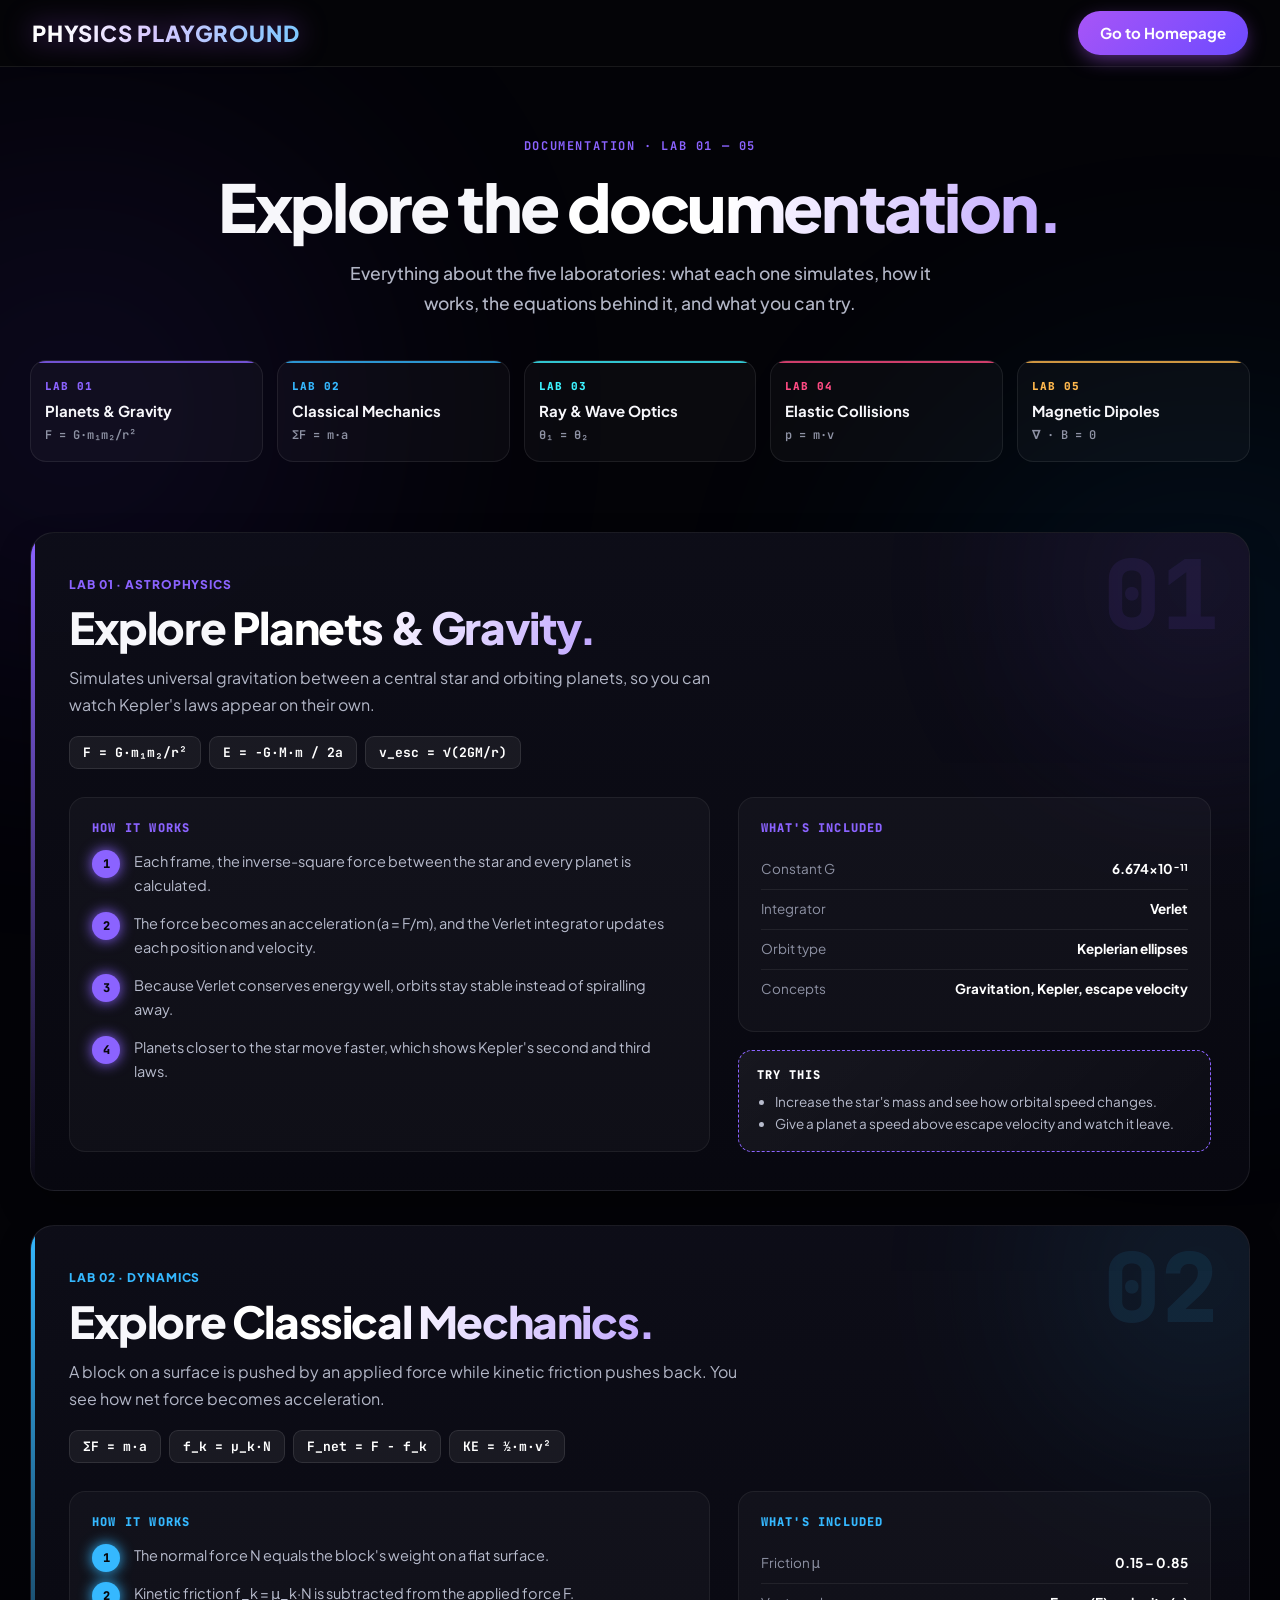
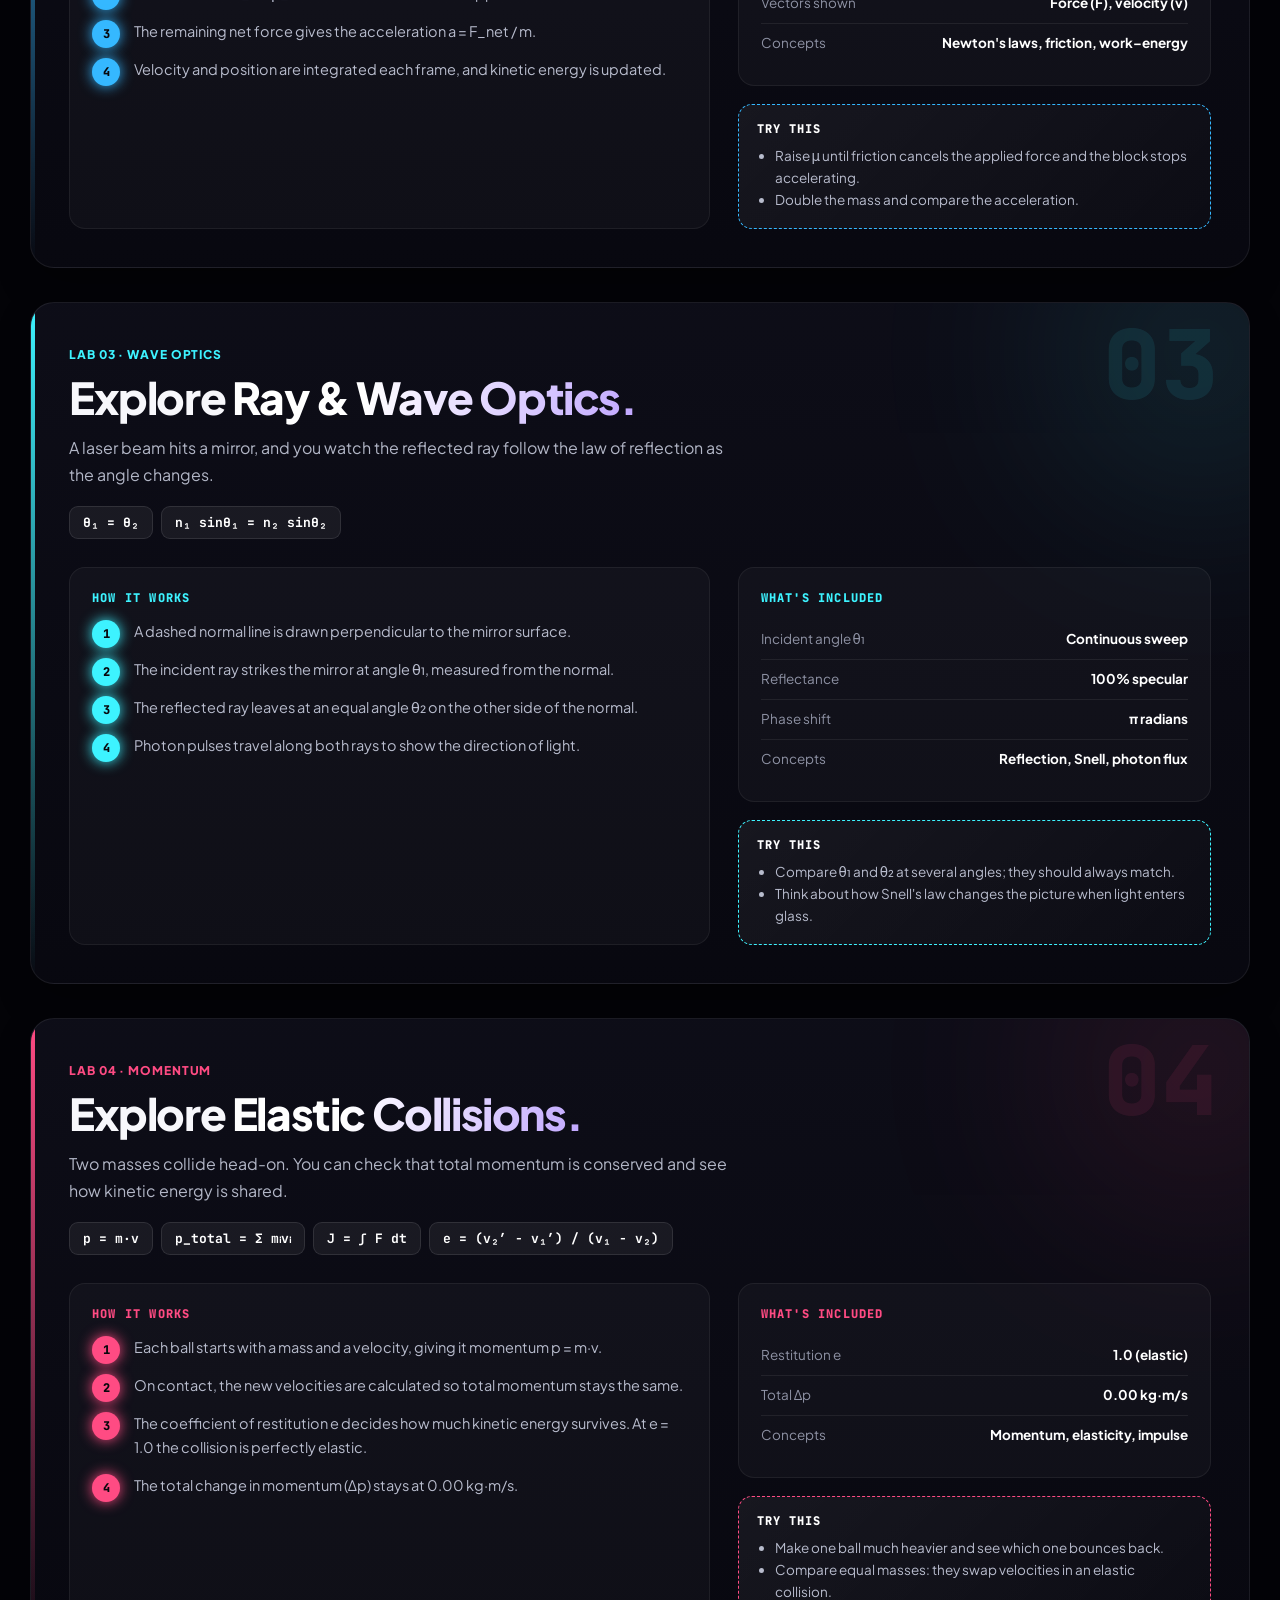
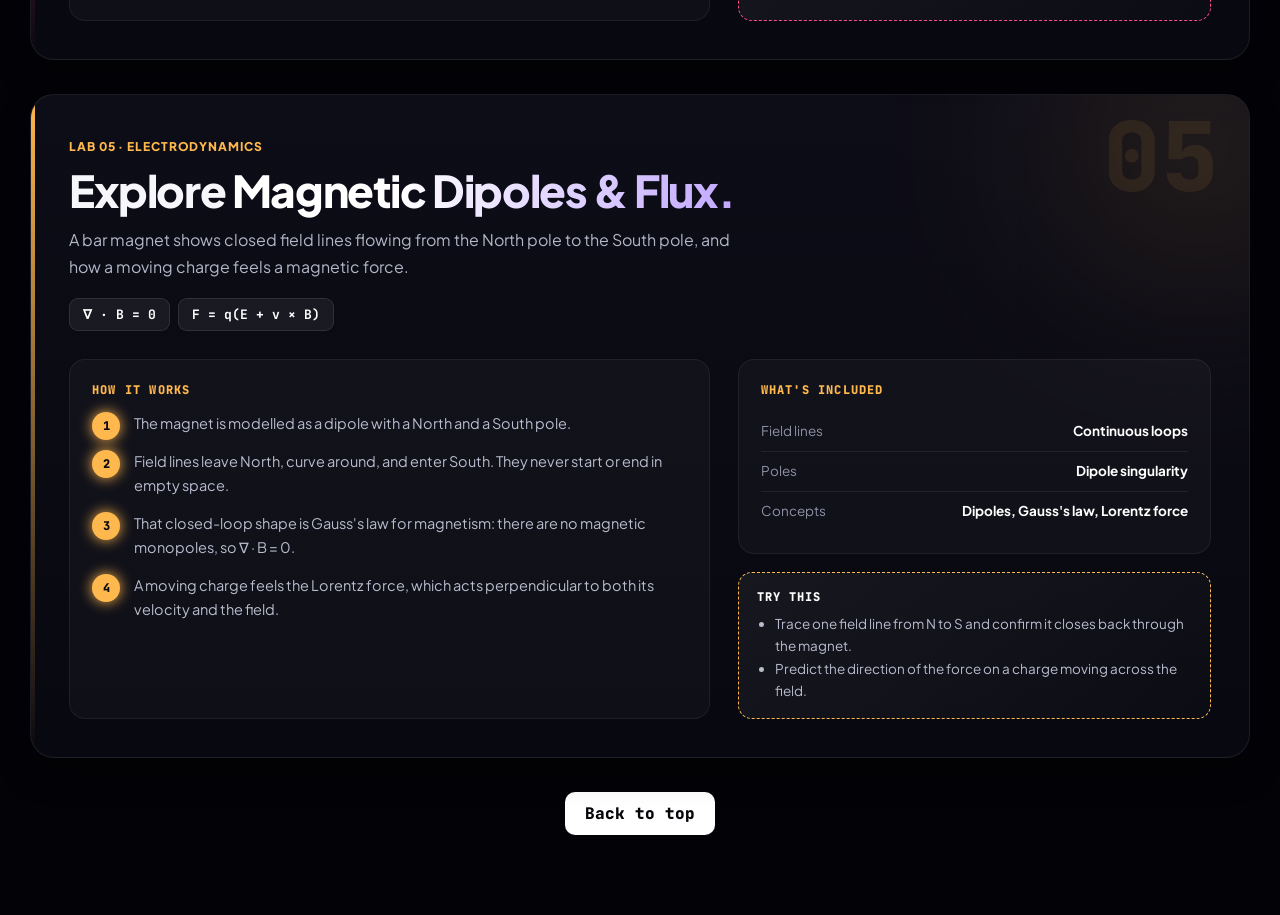
<file: documentation.html>
<!DOCTYPE html>
<html lang="en">
<head>
<meta charset="UTF-8">
<meta name="viewport" content="width=device-width, initial-scale=1.0">
<title>Documentation | Physics Playground</title>
<link rel="preconnect" href="https://fonts.googleapis.com">
<link rel="preconnect" href="https://fonts.gstatic.com" crossorigin>
<link href="https://fonts.googleapis.com/css2?family=JetBrains+Mono:wght@400;500;700;800&family=Plus+Jakarta+Sans:wght@400;500;600;700;800;900&display=swap" rel="stylesheet">
<link rel="stylesheet" href="style.css">
<style>
  /* ---------- navbar: brand left, button right ---------- */
  .header-inner { grid-template-columns: 1fr auto; }
  .doc-mobile-nav { display: none; }

  /* ---------- hero ---------- */
  .doc-hero { width: min(var(--max), calc(100% - 48px)); margin: auto; padding: 70px 0 30px; text-align: center; }
  .doc-hero h1 { font-size: clamp(40px, 5.4vw, 66px); line-height: 1.05; letter-spacing: -2.4px; font-weight: 900; }
  .doc-hero .lead { margin: 18px auto 0; max-width: 620px; }
  .doc-chips { display: grid; grid-template-columns: repeat(5, 1fr); gap: 14px; margin-top: 42px; }
  .doc-chip { position: relative; padding: 18px 14px; border-radius: 16px; text-align: left; background: rgba(255,255,255,.03); border: 1px solid var(--border); transition: transform .25s, border-color .25s, box-shadow .25s; overflow: hidden; }
  .doc-chip::before { content: ""; position: absolute; left: 0; top: 0; right: 0; height: 2px; background: var(--accent); opacity: .8; }
  .doc-chip:hover { transform: translateY(-4px); border-color: var(--accent); box-shadow: 0 14px 30px -12px var(--accent); }
  .doc-chip small { display: block; font: 800 11px 'JetBrains Mono', monospace; letter-spacing: 1px; color: var(--accent); }
  .doc-chip b { display: block; margin-top: 6px; font-size: 15px; }
  .doc-chip span { display: block; margin-top: 4px; font: 600 12px 'JetBrains Mono', monospace; color: var(--muted); }

  /* ---------- lab cards ---------- */
  .doc-wrap { width: min(var(--max), calc(100% - 48px)); margin: 40px auto 80px; display: flex; flex-direction: column; gap: 34px; }
  .doc-lab { position: relative; padding: 38px; border-radius: 24px; overflow: hidden; scroll-margin-top: 96px;
    background: linear-gradient(180deg, rgba(14,14,25,.94), rgba(8,8,16,.98)); border: 1px solid var(--border);
    box-shadow: 0 16px 40px -14px rgba(0,0,0,.6); transition: border-color .3s, box-shadow .3s; }
  .doc-lab::before { content: ""; position: absolute; left: 0; top: 0; bottom: 0; width: 4px; background: linear-gradient(180deg, var(--accent), transparent); }
  .doc-lab::after { content: ""; position: absolute; right: -90px; top: -90px; width: 280px; height: 280px; border-radius: 50%; background: var(--accent); filter: blur(110px); opacity: .12; pointer-events: none; }
  .doc-lab:hover { border-color: var(--accent); box-shadow: 0 22px 54px -16px var(--accent); }
  .doc-num { position: absolute; right: 30px; top: 14px; font: 900 96px 'JetBrains Mono', monospace; color: var(--accent); opacity: .09; line-height: 1; pointer-events: none; }
  .doc-lab .cat { color: var(--accent); }
  .doc-lab h2 { margin-top: 8px; font-size: clamp(28px, 3.6vw, 44px); font-weight: 900; letter-spacing: -1.4px; line-height: 1.1; }
  .doc-lab .intro { max-width: 680px; margin-top: 12px; color: #b2b6c6; font-size: 16px; line-height: 1.7; }
  .doc-eqs { margin-top: 18px; display: flex; flex-wrap: wrap; gap: 8px; }
  .doc-eq { padding: 7px 13px; border-radius: 9px; background: rgba(255,255,255,.06); border: 1px solid rgba(255,255,255,.1); color: #fff; font: 700 13px 'JetBrains Mono', monospace; }

  .doc-cols { position: relative; z-index: 1; display: grid; grid-template-columns: 1.15fr .85fr; gap: 28px; margin-top: 28px; }
  .doc-panel { padding: 22px; border-radius: 16px; background: rgba(255,255,255,.03); border: 1px solid rgba(255,255,255,.06); }
  .doc-panel h4 { margin-bottom: 14px; font: 800 12px 'JetBrains Mono', monospace; letter-spacing: 1.2px; text-transform: uppercase; color: var(--accent); }

  .doc-steps { list-style: none; counter-reset: step; display: flex; flex-direction: column; gap: 14px; }
  .doc-steps li { counter-increment: step; position: relative; padding-left: 42px; color: #b8bccd; font-size: 14.5px; line-height: 1.65; }
  .doc-steps li::before { content: counter(step); position: absolute; left: 0; top: 0; width: 28px; height: 28px; border-radius: 50%; display: grid; place-items: center;
    font: 800 12px 'JetBrains Mono', monospace; color: #08080c; background: var(--accent); box-shadow: 0 0 14px var(--accent); }

  .doc-specs { display: flex; flex-direction: column; }
  .doc-specs div { display: flex; justify-content: space-between; gap: 14px; padding: 9px 0; border-bottom: 1px solid rgba(255,255,255,.07); font-size: 13.5px; }
  .doc-specs div:last-child { border-bottom: 0; }
  .doc-specs span { color: var(--muted); }
  .doc-specs b { color: #fff; text-align: right; font-weight: 700; }

  .doc-try { margin-top: 18px; padding: 16px 18px; border-radius: 14px; background: linear-gradient(135deg, rgba(255,255,255,.06), rgba(255,255,255,.02)); border: 1px dashed var(--accent); }
  .doc-try h5 { font: 800 12px 'JetBrains Mono', monospace; letter-spacing: 1px; text-transform: uppercase; color: #fff; margin-bottom: 8px; }
  .doc-try ul { padding-left: 18px; color: #b8bccd; font-size: 13.5px; line-height: 1.65; }

  .doc-btn { padding: 11px 20px; border-radius: 10px; background: #fff; color: #08080c; font: 800 13px 'JetBrains Mono', monospace; transition: transform .2s, background .2s; }
  .doc-btn:hover { background: #ded2ff; transform: translateY(-2px); }

  /* ---------- reveal ---------- */
  .reveal { opacity: 0; transform: translateY(26px); transition: opacity .7s ease, transform .7s ease; }
  .reveal.in { opacity: 1; transform: none; }

  @media (max-width: 900px) {
    .doc-chips { grid-template-columns: repeat(2, 1fr); }
    .doc-cols { grid-template-columns: 1fr; }
  }
  @media (max-width: 720px) {
    .doc-lab { padding: 26px 22px; }
    .doc-num { font-size: 64px; }
    .doc-mobile-nav { display: flex; gap: 8px; overflow-x: auto; padding: 12px 18px; border-bottom: 1px solid var(--border); background: #040407; position: sticky; top: 66px; z-index: 30; }
    .doc-mobile-nav a { flex: none; padding: 6px 14px; border-radius: 99px; border: 1px solid var(--border); color: #b9aed6; font-size: 13px; font-weight: 700; }
  }
</style>
</head>
<body>
<div class="ambient a"></div>
<div class="ambient b"></div>

<!-- Navbar (same style as index.html) -->
<header class="header">
  <div class="header-inner">
    <a href="index.html" class="brand">Physics Playground</a>
    <div class="header-actions">
      <a class="btn solid" href="index.html">Go to Homepage</a>
    </div>
  </div>
</header>
<nav class="doc-mobile-nav">
  <a href="#planets">Lab 1</a><a href="#mechanics">Lab 2</a><a href="#optics">Lab 3</a><a href="#collisions">Lab 4</a><a href="#magnetism">Lab 5</a>
</nav>

<!-- Hero -->
<section class="doc-hero" id="top">
  <span class="eyebrow">Documentation · Lab 01 — 05</span>
  <h1>Explore the <span class="gradient-text">documentation.</span></h1>
  <p class="lead">Everything about the five laboratories: what each one simulates, how it works, the equations behind it, and what you can try.</p>

  <div class="doc-chips">
    <a class="doc-chip" href="#planets" style="--accent:#8b63ff"><small>LAB 01</small><b>Planets &amp; Gravity</b><span>F = G·m₁m₂/r²</span></a>
    <a class="doc-chip" href="#mechanics" style="--accent:#35b8ff"><small>LAB 02</small><b>Classical Mechanics</b><span>ΣF = m·a</span></a>
    <a class="doc-chip" href="#optics" style="--accent:#3df3ff"><small>LAB 03</small><b>Ray &amp; Wave Optics</b><span>θ₁ = θ₂</span></a>
    <a class="doc-chip" href="#collisions" style="--accent:#ff4b83"><small>LAB 04</small><b>Elastic Collisions</b><span>p = m·v</span></a>
    <a class="doc-chip" href="#magnetism" style="--accent:#ffb84d"><small>LAB 05</small><b>Magnetic Dipoles</b><span>∇ · B = 0</span></a>
  </div>
</section>

<main class="doc-wrap">

  <!-- LAB 01 -->
  <article class="doc-lab reveal" id="planets" style="--accent:#8b63ff">
    <span class="doc-num">01</span>
    <span class="cat">Lab 01 · Astrophysics</span>
    <h2>Explore <span class="gradient-text">Planets &amp; Gravity.</span></h2>
    <p class="intro">Simulates universal gravitation between a central star and orbiting planets, so you can watch Kepler's laws appear on their own.</p>
    <div class="doc-eqs"><span class="doc-eq">F = G·m₁m₂/r²</span><span class="doc-eq">E = −G·M·m / 2a</span><span class="doc-eq">v_esc = √(2GM/r)</span></div>
    <div class="doc-cols">
      <div class="doc-panel">
        <h4>How it works</h4>
        <ol class="doc-steps">
          <li>Each frame, the inverse-square force between the star and every planet is calculated.</li>
          <li>The force becomes an acceleration (a = F/m), and the Verlet integrator updates each position and velocity.</li>
          <li>Because Verlet conserves energy well, orbits stay stable instead of spiralling away.</li>
          <li>Planets closer to the star move faster, which shows Kepler's second and third laws.</li>
        </ol>
      </div>
      <div>
        <div class="doc-panel">
          <h4>What's included</h4>
          <div class="doc-specs">
            <div><span>Constant G</span><b>6.674×10⁻¹¹</b></div>
            <div><span>Integrator</span><b>Verlet</b></div>
            <div><span>Orbit type</span><b>Keplerian ellipses</b></div>
            <div><span>Concepts</span><b>Gravitation, Kepler, escape velocity</b></div>
          </div>
        </div>
        <div class="doc-try"><h5>Try this</h5><ul><li>Increase the star's mass and see how orbital speed changes.</li><li>Give a planet a speed above escape velocity and watch it leave.</li></ul></div>
      </div>
    </div>
  </article>

  <!-- LAB 02 -->
  <article class="doc-lab reveal" id="mechanics" style="--accent:#35b8ff">
    <span class="doc-num">02</span>
    <span class="cat">Lab 02 · Dynamics</span>
    <h2>Explore <span class="gradient-text">Classical Mechanics.</span></h2>
    <p class="intro">A block on a surface is pushed by an applied force while kinetic friction pushes back. You see how net force becomes acceleration.</p>
    <div class="doc-eqs"><span class="doc-eq">ΣF = m·a</span><span class="doc-eq">f_k = μ_k·N</span><span class="doc-eq">F_net = F − f_k</span><span class="doc-eq">KE = ½·m·v²</span></div>
    <div class="doc-cols">
      <div class="doc-panel">
        <h4>How it works</h4>
        <ol class="doc-steps">
          <li>The normal force N equals the block's weight on a flat surface.</li>
          <li>Kinetic friction f_k = μ_k·N is subtracted from the applied force F.</li>
          <li>The remaining net force gives the acceleration a = F_net / m.</li>
          <li>Velocity and position are integrated each frame, and kinetic energy is updated.</li>
        </ol>
      </div>
      <div>
        <div class="doc-panel">
          <h4>What's included</h4>
          <div class="doc-specs">
            <div><span>Friction μ</span><b>0.15 – 0.85</b></div>
            <div><span>Vectors shown</span><b>Force (F), velocity (v)</b></div>
            <div><span>Concepts</span><b>Newton's laws, friction, work–energy</b></div>
          </div>
        </div>
        <div class="doc-try"><h5>Try this</h5><ul><li>Raise μ until friction cancels the applied force and the block stops accelerating.</li><li>Double the mass and compare the acceleration.</li></ul></div>
      </div>
    </div>
  </article>

  <!-- LAB 03 -->
  <article class="doc-lab reveal" id="optics" style="--accent:#3df3ff">
    <span class="doc-num">03</span>
    <span class="cat">Lab 03 · Wave Optics</span>
    <h2>Explore <span class="gradient-text">Ray &amp; Wave Optics.</span></h2>
    <p class="intro">A laser beam hits a mirror, and you watch the reflected ray follow the law of reflection as the angle changes.</p>
    <div class="doc-eqs"><span class="doc-eq">θ₁ = θ₂</span><span class="doc-eq">n₁ sinθ₁ = n₂ sinθ₂</span></div>
    <div class="doc-cols">
      <div class="doc-panel">
        <h4>How it works</h4>
        <ol class="doc-steps">
          <li>A dashed normal line is drawn perpendicular to the mirror surface.</li>
          <li>The incident ray strikes the mirror at angle θ₁, measured from the normal.</li>
          <li>The reflected ray leaves at an equal angle θ₂ on the other side of the normal.</li>
          <li>Photon pulses travel along both rays to show the direction of light.</li>
        </ol>
      </div>
      <div>
        <div class="doc-panel">
          <h4>What's included</h4>
          <div class="doc-specs">
            <div><span>Incident angle θ₁</span><b>Continuous sweep</b></div>
            <div><span>Reflectance</span><b>100% specular</b></div>
            <div><span>Phase shift</span><b>π radians</b></div>
            <div><span>Concepts</span><b>Reflection, Snell, photon flux</b></div>
          </div>
        </div>
        <div class="doc-try"><h5>Try this</h5><ul><li>Compare θ₁ and θ₂ at several angles; they should always match.</li><li>Think about how Snell's law changes the picture when light enters glass.</li></ul></div>
      </div>
    </div>
  </article>

  <!-- LAB 04 -->
  <article class="doc-lab reveal" id="collisions" style="--accent:#ff4b83">
    <span class="doc-num">04</span>
    <span class="cat">Lab 04 · Momentum</span>
    <h2>Explore <span class="gradient-text">Elastic Collisions.</span></h2>
    <p class="intro">Two masses collide head-on. You can check that total momentum is conserved and see how kinetic energy is shared.</p>
    <div class="doc-eqs"><span class="doc-eq">p = m·v</span><span class="doc-eq">p_total = Σ mᵢvᵢ</span><span class="doc-eq">J = ∫ F dt</span><span class="doc-eq">e = (v₂′ − v₁′) / (v₁ − v₂)</span></div>
    <div class="doc-cols">
      <div class="doc-panel">
        <h4>How it works</h4>
        <ol class="doc-steps">
          <li>Each ball starts with a mass and a velocity, giving it momentum p = m·v.</li>
          <li>On contact, the new velocities are calculated so total momentum stays the same.</li>
          <li>The coefficient of restitution e decides how much kinetic energy survives. At e = 1.0 the collision is perfectly elastic.</li>
          <li>The total change in momentum (Δp) stays at 0.00 kg·m/s.</li>
        </ol>
      </div>
      <div>
        <div class="doc-panel">
          <h4>What's included</h4>
          <div class="doc-specs">
            <div><span>Restitution e</span><b>1.0 (elastic)</b></div>
            <div><span>Total Δp</span><b>0.00 kg·m/s</b></div>
            <div><span>Concepts</span><b>Momentum, elasticity, impulse</b></div>
          </div>
        </div>
        <div class="doc-try"><h5>Try this</h5><ul><li>Make one ball much heavier and see which one bounces back.</li><li>Compare equal masses: they swap velocities in an elastic collision.</li></ul></div>
      </div>
    </div>
  </article>

  <!-- LAB 05 -->
  <article class="doc-lab reveal" id="magnetism" style="--accent:#ffb84d">
    <span class="doc-num">05</span>
    <span class="cat">Lab 05 · Electrodynamics</span>
    <h2>Explore <span class="gradient-text">Magnetic Dipoles &amp; Flux.</span></h2>
    <p class="intro">A bar magnet shows closed field lines flowing from the North pole to the South pole, and how a moving charge feels a magnetic force.</p>
    <div class="doc-eqs"><span class="doc-eq">∇ · B = 0</span><span class="doc-eq">F = q(E + v × B)</span></div>
    <div class="doc-cols">
      <div class="doc-panel">
        <h4>How it works</h4>
        <ol class="doc-steps">
          <li>The magnet is modelled as a dipole with a North and a South pole.</li>
          <li>Field lines leave North, curve around, and enter South. They never start or end in empty space.</li>
          <li>That closed-loop shape is Gauss's law for magnetism: there are no magnetic monopoles, so ∇ · B = 0.</li>
          <li>A moving charge feels the Lorentz force, which acts perpendicular to both its velocity and the field.</li>
        </ol>
      </div>
      <div>
        <div class="doc-panel">
          <h4>What's included</h4>
          <div class="doc-specs">
            <div><span>Field lines</span><b>Continuous loops</b></div>
            <div><span>Poles</span><b>Dipole singularity</b></div>
            <div><span>Concepts</span><b>Dipoles, Gauss's law, Lorentz force</b></div>
          </div>
        </div>
        <div class="doc-try"><h5>Try this</h5><ul><li>Trace one field line from N to S and confirm it closes back through the magnet.</li><li>Predict the direction of the force on a charge moving across the field.</li></ul></div>
      </div>
    </div>
  </article>

  <p style="text-align:center;"><a class="doc-btn" href="#top" style="display:inline-block;font-size: medium;">Back to top</a></p>
</main>

<script>
  // always start at the top
  if ("scrollRestoration" in history) history.scrollRestoration = "manual";
  window.addEventListener("load", () => {
    if (location.hash) history.replaceState(null, "", location.pathname);
    window.scrollTo(0, 0);
  });

  // fade-in on scroll
  const io = new IntersectionObserver((entries) => {
    entries.forEach((e) => { if (e.isIntersecting) { e.target.classList.add("in"); io.unobserve(e.target); } });
  }, { threshold: 0.08 });
  document.querySelectorAll(".reveal").forEach((el) => io.observe(el));
</script>
</body>
</html>
</file>
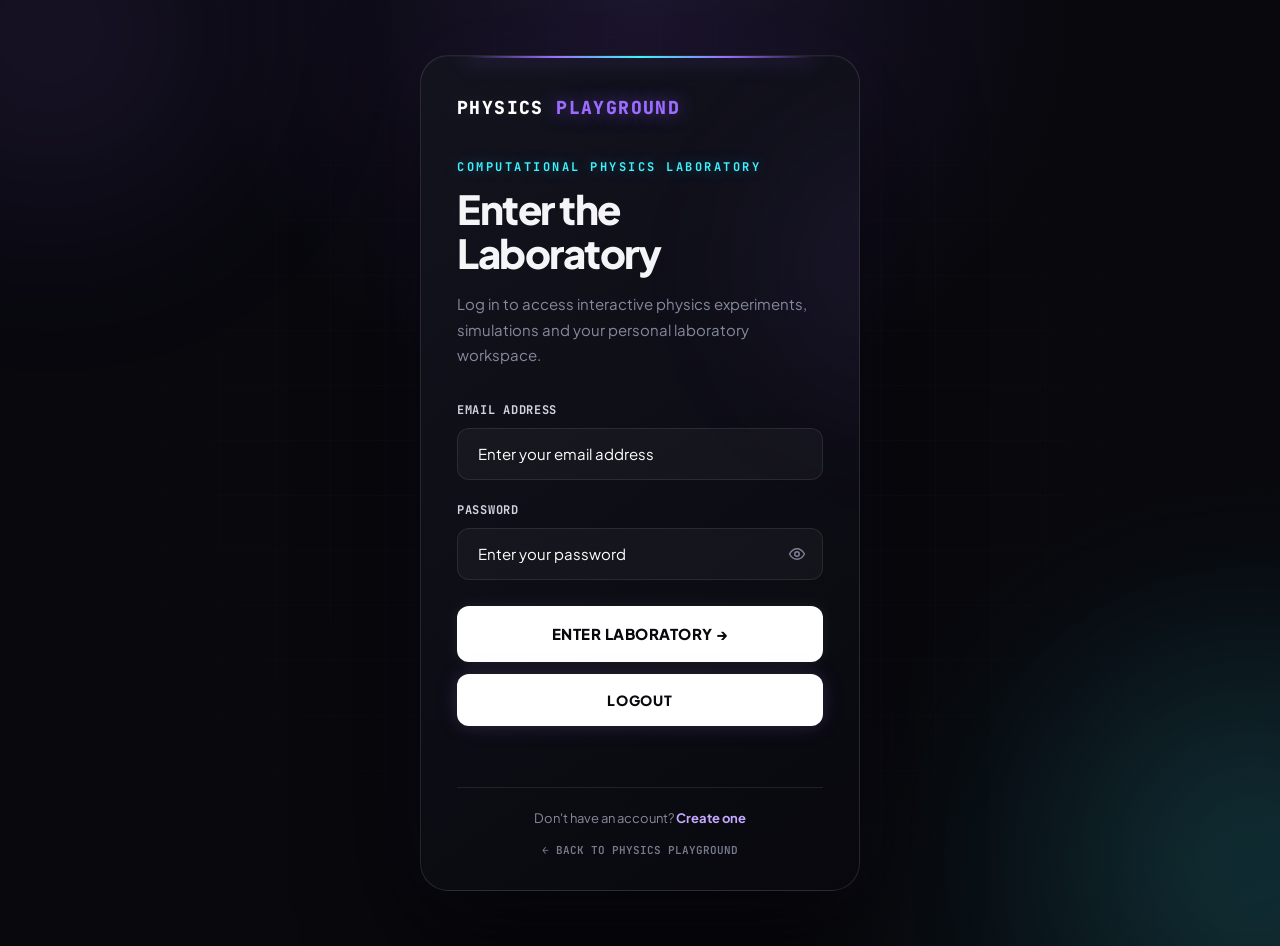
<file: laboratories.html>
<!DOCTYPE html>
<html lang="en">
<head>
<meta charset="UTF-8">
<meta name="viewport" content="width=device-width, initial-scale=1.0">
<title>Physics Playground | Laboratories</title>

<link rel="icon" type="image/png" sizes="32x32" href="favicon-32.png?v=2">
<link rel="icon" type="image/png" sizes="512x512" href="favicon.png?v=2">
<link rel="shortcut icon" href="favicon.ico?v=2">
<link rel="apple-touch-icon" href="favicon.png?v=2">

<link rel="stylesheet" href="style.css">
</head>
<body>

<section id="labs" class="labs section">

<!-- SECTION HEADER -->
<div class="sec-head">
<div class="sec-head-top" style="display:flex;align-items:center;justify-content:space-between;width:100%;">
<span class="sec-num">PHYSICS LABORATORY · 01 — 05</span>
<a href="index.html" style="width:150px;height:42px;padding:0;background:#ffffff;color:#000000;border:1px solid #fdfafa;border-radius:8px;font-family:'JetBrains Mono',monospace;font-size:12px;font-weight:800;cursor:pointer;display:inline-flex;align-items:center;justify-content:center;box-sizing:border-box;text-decoration:none;font-size: large;">Go to Homepage</a>
</div>
<h2>Explore the <span class="gradient-text">laboratories .</span></h2>
<p>Enter interactive laboratories to experiment with physical laws, mathematical models, and real-time simulations.</p>
</div>

<!-- LAB GRID -->
<div class="grid">

<!-- LAB 01 — PLANETS -->
<article class="lab spot">
<div class="lab-header"><span class="cat">Lab 01 · Astrophysics</span><span class="eq-pill"><h2>F = G·m₁m₂/r²</h2></span></div>
<h3>Planets &amp; Gravity</h3>
<p>Simulate central-force universal gravitation, multi-body Keplerian ellipses, and escape trajectories.</p>
<div class="topics"><span>Universal Gravitation</span><span>Kepler's Laws</span><span>Escape Velocity</span></div>
<div class="action-wrapper">
<button class="open" data-auth-title="Planets & Gravity Laboratory" style="width:150px;height:42px;padding:0;background:#ffffff;color:#000000;border:1px solid #ffffff;border-radius:8px;font-family:'JetBrains Mono',monospace;font-size:12px;font-weight:800;cursor:pointer;display:inline-flex;align-items:center;justify-content:center;box-sizing:border-box;font-size: medium;">Physics Context</button>
<button class="launch-lab" data-lab="planets" style="width:150px;height:42px;padding:0;background:#ffffff;color:#000000;border:1px solid #ffffff;border-radius:8px;font-family:'JetBrains Mono',monospace;font-size:12px;font-weight:800;cursor:pointer;display:inline-flex;align-items:center;justify-content:center;box-sizing:border-box;font-size: medium;">Launch Lab</button>
<div class="lab-tooltip">
<span class="tt-title">Physics Context</span>
<div class="tt-body">Computes central inverse-square gravitational forces governing orbital angular momentum conservation.</div>
<div class="tt-specs"><span>Const G: <b>6.674×10⁻¹¹</b></span><span>Integrator: <b>Verlet</b></span><span>Energy: <b>E = -G·M·m/2a</b></span><span>Orbits: <b>Keplerian</b></span></div>
</div>
</div>
<div class="gravity-visual">
<div class="gravity-sun"></div>
<div class="gravity-orbit o1"><div class="gravity-planet p1"></div></div>
<div class="gravity-orbit o2"><div class="gravity-planet p2"></div></div>
<div class="gravity-orbit o3"><div class="gravity-planet p3"></div></div>
</div>
</article>

<!-- LAB 02 — MECHANICS -->
<article class="lab spot">
<div class="lab-header"><span class="cat">Lab 02 · Dynamics</span><span class="eq-pill"><h2>∑F = m·a</h2></span></div>
<h3>Classical Mechanics</h3>
<p>Analyze Newton's laws of acceleration, kinetic friction thresholds, and net mechanical work vectors.</p>
<div class="topics"><span>Newton's Laws</span><span>Kinetic Friction</span><span>Work-Energy</span></div>
<div class="action-wrapper">
<button class="open" data-auth-title="Classical Mechanics Laboratory" style="width:150px;height:42px;padding:0;background:#ffffff;color:#000000;border:1px solid #ffffff;border-radius:8px;font-family:'JetBrains Mono',monospace;font-size:12px;font-weight:800;cursor:pointer;display:inline-flex;align-items:center;justify-content:center;box-sizing:border-box; font-size: medium;">Physics Context</button>
<button class="launch-lab" data-lab="mechanics" style="width:150px;height:42px;padding:0;background:#ffffff;color:#000000;border:1px solid #ffffff;border-radius:8px;font-family:'JetBrains Mono',monospace;font-size:12px;font-weight:800;cursor:pointer;display:inline-flex;align-items:center;justify-content:center;box-sizing:border-box;font-size: medium;">Launch Lab</button>
<div class="lab-tooltip">
<span class="tt-title">Physics Context</span>
<div class="tt-body">Evaluates dynamic friction f_k = μ_k N counteracting applied force vectors with real-time velocity integration.</div>
<div class="tt-specs"><span>Coefficient μ: <b>0.15 - 0.85</b></span><span>Net Force: <b>F_net = F - f_k</b></span><span>Kinetic KE: <b>½ m v²</b></span><span>Equation: <b>a = F/m</b></span></div>
</div>
</div>
<div class="mechanics-visual">
<div class="mechanics-floor"></div>
<div class="mechanics-block"></div>
<div class="force-line"></div>
<div class="velocity-line"></div>
</div>
</article>

<!-- LAB 03 — OPTICS -->
<article class="lab spot">
<div class="lab-header"><span class="cat">Lab 03 · Wave Optics</span><span class="eq-pill"><h2>θ₁ = θ₂</h2></span></div>
<h3>Ray &amp; Wave Optics</h3>
<p>Trace laser trajectories, verify boundary reflection invariants, and observe photon stream dispersion.</p>
<div class="topics"><span>Law of Reflection</span><span>Snell's Law</span><span>Photon Flux</span></div>
<div class="action-wrapper">
<button class="open" data-auth-title="Ray Optics Laboratory" style="width:150px;height:42px;padding:0;background:#ffffff;color:#000000;border:1px solid #ffffff;border-radius:8px;font-family:'JetBrains Mono',monospace;font-size:12px;font-weight:800;cursor:pointer;display:inline-flex;align-items:center;justify-content:center;box-sizing:border-box;font-size: medium;">Physics Context</button>
<button class="launch-lab" data-lab="optics" style="width:150px;height:42px;padding:0;background:#ffffff;color:#000000;border:1px solid #ffffff;border-radius:8px;font-family:'JetBrains Mono',monospace;font-size:12px;font-weight:800;cursor:pointer;display:inline-flex;align-items:center;justify-content:center;box-sizing:border-box;font-size: medium;">Launch Lab</button>
<div class="lab-tooltip">
<span class="tt-title">Physics Context</span>
<div class="tt-body">Models specular boundary reflection where angle of incidence equals angle of reflection along the surface normal.</div>
<div class="tt-specs"><span>Incident θ₁: <b>Continuous Sweep</b></span><span>Reflectance: <b>100% Specular</b></span><span>Phase Shift: <b>π Radians</b></span><span>Medium: <b>Dielectric Interface</b></span></div>
</div>
</div>
<div class="optics-visual">
<div class="normal-line"></div>
<div class="optics-mirror"><div class="mirror-sheen"></div></div>
<div class="light-source"></div>
<div class="light-ray incoming"></div>
<div class="light-ray reflected"></div>
<div class="photon-pulse photon-incoming"></div>
<div class="photon-pulse photon-reflected"></div>
<div class="optics-impact"></div>
<span class="theta t1">θ₁</span>
<span class="theta t2">θ₂</span>
</div>
</article>

<!-- LAB 04 — COLLISIONS -->
<article class="lab spot">
<div class="lab-header"><span class="cat">Lab 04 · Momentum</span><span class="eq-pill"><h2>p = m·v</h2></span></div>
<h3>Elastic Collisions</h3>
<p>Observe linear momentum preservation, kinetic energy redistribution, and coefficient of restitution.</p>
<div class="topics"><span>Momentum Conservation</span><span>Elasticity e</span><span>Impulse J</span></div>
<div class="action-wrapper">
<button class="open" data-auth-title="Elastic Collisions Laboratory" style="width:150px;height:42px;padding:0;background:#ffffff;color:#000000;border:1px solid #ffffff;border-radius:8px;font-family:'JetBrains Mono',monospace;font-size:12px;font-weight:800;cursor:pointer;display:inline-flex;align-items:center;justify-content:center;box-sizing:border-box;font-size: medium;">Physics Context</button>
<button class="launch-lab" data-lab="collisions" style="width:150px;height:42px;padding:0;background:#ffffff;color:#000000;border:1px solid #ffffff;border-radius:8px;font-family:'JetBrains Mono',monospace;font-size:12px;font-weight:800;cursor:pointer;display:inline-flex;align-items:center;justify-content:center;box-sizing:border-box;font-size: medium;">Launch Lab</button>
<div class="lab-tooltip">
<span class="tt-title">Physics Context</span>
<div class="tt-body">Conservation of total momentum with variable coefficient of restitution e = 1.0 (perfectly elastic).</div>
<div class="tt-specs"><span>Restitution e: <b>1.0 (Elastic)</b></span><span>Total Δp: <b>0.00 kg·m/s</b></span><span>Impulse J: <b>∫ F dt</b></span><span>Exchange: <b>Kinetic Recoil</b></span></div>
</div>
</div>
<div class="collision-visual">
<div class="collision-ball a">m₁</div>
<div class="collision-ball b">m₂</div>
<div class="collision-arrow a">→</div>
<div class="collision-arrow b">←</div>
<div class="momentum-formula">p = mv</div>
</div>
</article>

<!-- LAB 05 — MAGNETISM -->
<article class="lab spot lab-center">
<div class="lab-header"><span class="cat">Lab 05 · Electrodynamics</span><span class="eq-pill"><h2>∇ · B = 0</h2></span></div>
<h3>Magnetic Dipoles &amp; Flux</h3>
<p>Visualize continuous solenoidal field lines flowing from North to South pole and Lorentz force interactions.</p>
<div class="topics"><span>Dipole Loops</span><span>Gauss's Law</span><span>Lorentz Force</span></div>
<div class="action-wrapper">
<button class="open" data-auth-title="Magnetic Dipoles Laboratory" style="width:150px;height:42px;padding:0;background:#ffffff;color:#000000;border:1px solid #ffffff;border-radius:8px;font-family:'JetBrains Mono',monospace;font-size:12px;font-weight:800;cursor:pointer;display:inline-flex;align-items:center;justify-content:center;box-sizing:border-box;font-size: medium;">Physics Context</button>
<button class="launch-lab" data-lab="magnetism" style="width:150px;height:42px;padding:0;background:#ffffff;color:#000000;border:1px solid #ffffff;border-radius:8px;font-family:'JetBrains Mono',monospace;font-size:12px;font-weight:800;cursor:pointer;display:inline-flex;align-items:center;justify-content:center;box-sizing:border-box;font-size: medium;">Launch Lab</button>
<div class="lab-tooltip">
<span class="tt-title">Physics Context</span>
<div class="tt-body">Computes solenoidal magnetic vector potentials confirming zero magnetic monopole divergence.</div>
<div class="tt-specs"><span>Gauss Law: <b>∇ · B = 0</b></span><span>Flux lines: <b>Continuous Loops</b></span><span>Force: <b>F = q(E + v × B)</b></span><span>Poles: <b>Dipole Singularity</b></span></div>
</div>
</div>
<div class="magnet-visual">
<div class="magnet-assembly">
<div class="field-lines-top"><div class="field-line f1"></div><div class="field-line f2"></div><div class="field-line f3"></div></div>
<div class="magnet"><span class="north">N</span><span class="south">S</span></div>
<div class="field-lines-bottom"><div class="field-line fb1"></div><div class="field-line fb2"></div><div class="field-line fb3"></div></div>
</div>
</div>
</article>

</div>
</section>

<script src="js/lab.js"></script>
<script src="js/auth.js"></script>
</body>
</html>
</file>
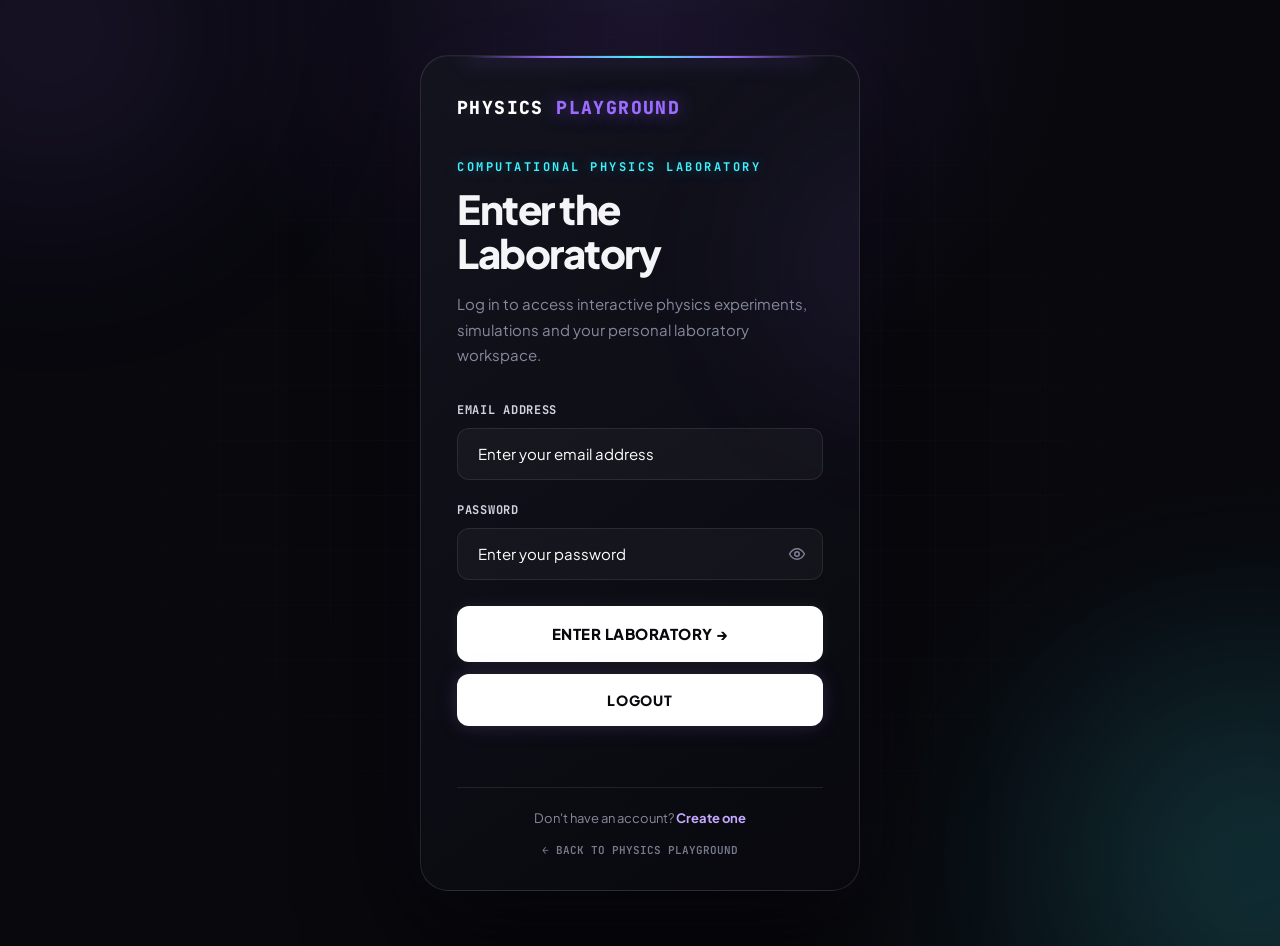
<file: login.html>
<!DOCTYPE html>
<html lang="en">

<head>
<meta charset="UTF-8">
<meta name="viewport" content="width=device-width,initial-scale=1.0">
<title>Physics Playground | Login</title>

<link rel="icon" type="image/png" sizes="32x32" href="favicon-32.png?v=2">
<link rel="icon" type="image/png" sizes="512x512" href="favicon.png?v=2">
<link rel="shortcut icon" href="favicon.ico?v=2">
<link rel="apple-touch-icon" href="favicon.png?v=2">

<link rel="preconnect" href="https://fonts.googleapis.com">
<link rel="preconnect" href="https://fonts.gstatic.com" crossorigin>
<link href="https://fonts.googleapis.com/css2?family=JetBrains+Mono:wght@400;500;600;700;800&family=Plus+Jakarta+Sans:wght@400;500;600;700;800&display=swap" rel="stylesheet">

<style>

:root{
    --bg:#08080d;
    --panel:#101019;
    --purple:#9b6cff;
    --purple-light:#c5a8ff;
    --cyan:#3df3ff;
    --text:#f5f5f8;
    --muted:#85899b;
    --border:rgba(255,255,255,.09)
}

*{margin:0;padding:0;box-sizing:border-box}

html{min-height:100%;scroll-behavior:smooth}

body{
    min-height:100vh;
    font-family:"Plus Jakarta Sans",sans-serif;
    color:var(--text);
    background:
    radial-gradient(circle at 50% 0%,rgba(155,108,255,.14),transparent 38%),
    radial-gradient(circle at 100% 100%,rgba(61,243,255,.07),transparent 30%),
    var(--bg);
    overflow-x:hidden;
    overflow-y:auto
}

body::before{
    content:"";
    position:fixed;
    inset:0;
    pointer-events:none;
    background-image:
    linear-gradient(rgba(255,255,255,.025) 1px,transparent 1px),
    linear-gradient(90deg,rgba(255,255,255,.025) 1px,transparent 1px);
    background-size:55px 55px;
    mask-image:radial-gradient(circle at center,black 20%,transparent 80%);
    z-index:0
}

.ambient{
    position:fixed;
    width:340px;
    height:340px;
    border-radius:50%;
    filter:blur(110px);
    pointer-events:none;
    opacity:.13;
    z-index:0
}

.ambient-one{
    top:-140px;
    left:-120px;
    background:var(--purple)
}

.ambient-two{
    right:-140px;
    bottom:-120px;
    background:var(--cyan)
}

.login-page{
    min-height:100vh;
    display:flex;
    align-items:center;
    justify-content:center;
    padding:55px 25px;
    position:relative;
    z-index:1
}

.login-card{
    width:100%;
    max-width:440px;
    padding:40px 36px 32px;
    background:linear-gradient(145deg,rgba(20,20,31,.97),rgba(8,8,14,.99));
    border:1px solid rgba(255,255,255,.11);
    border-radius:28px;
    box-shadow:
    0 35px 110px rgba(0,0,0,.72),
    0 0 70px rgba(155,108,255,.08),
    inset 0 1px 0 rgba(255,255,255,.035);
    backdrop-filter:blur(25px);
    position:relative;
    overflow:hidden;
    animation:cardAppear .7s ease forwards
}

@keyframes cardAppear{
    from{opacity:0;transform:translateY(18px)}
    to{opacity:1;transform:translateY(0)}
}

.login-card::before{
    content:"";
    position:absolute;
    top:0;
    left:10%;
    width:80%;
    height:2px;
    background:linear-gradient(90deg,transparent,var(--purple),var(--cyan),var(--purple),transparent);
    box-shadow:0 0 20px rgba(155,108,255,.8)
}

.login-card::after{
    content:"";
    position:absolute;
    width:260px;
    height:260px;
    right:-170px;
    top:80px;
    border-radius:50%;
    background:rgba(155,108,255,.08);
    filter:blur(70px);
    pointer-events:none
}

.brand{
    display:inline-block;
    color:white;
    text-decoration:none;
    font-family:"JetBrains Mono",monospace;
    font-size:18px;
    font-weight:800;
    letter-spacing:1.4px;
    text-shadow:0 0 18px rgba(255,255,255,.12)
}

.brand span{
    color:var(--purple);
    text-shadow:0 0 18px rgba(155,108,255,.5)
}

.lab-label{
    margin-top:40px;
    font-family:"JetBrains Mono",monospace;
    font-size:12px;
    font-weight:700;
    letter-spacing:2.5px;
    color:var(--cyan);
    text-shadow:0 0 14px rgba(61,243,255,.35)
}

h1{
    margin-top:12px;
    font-size:40px;
    line-height:1.1;
    letter-spacing:-1.5px;
    font-weight:800;
    text-shadow:0 0 30px rgba(255,255,255,.05)
}

.description{
    margin-top:16px;
    color:var(--muted);
    font-size:15px;
    line-height:1.7;
    max-width:570px
}

.login-form{
    margin-top:34px
}

.input-group{
    margin-bottom:22px
}

label{
    display:block;
    margin-bottom:10px;
    font-family:"JetBrains Mono",monospace;
    font-size:12px;
    font-weight:700;
    color:#d2d3df;
    letter-spacing:.7px
}

.field{
    position:relative
}

input{
    width:100%;
    height:52px;
    padding:0 20px;
    border:1px solid var(--border);
    border-radius:12px;
    outline:none;
    background:rgba(255,255,255,.035);
    color:white;
    -webkit-text-fill-color:white;
    font-family:"Plus Jakarta Sans",sans-serif;
    font-size:15px;
    transition:.3s ease
}

.field input[type="password"]{
    padding-right:55px
}

input::placeholder{
    color:#5f6272
}

input:hover{
    border-color:rgba(255,255,255,.18)
}

input:focus{
    border-color:rgba(155,108,255,.8);
    background:rgba(155,108,255,.045);
    box-shadow:
    0 0 0 4px rgba(155,108,255,.07),
    0 0 25px rgba(155,108,255,.15)
}

/* CUSTOM PASSWORD EYE */

.eye{
    position:absolute;
    right:8px;
    top:50%;
    transform:translateY(-50%);
    width:36px;
    height:36px;
    display:grid;
    place-items:center;
    background:none;
    border:0;
    color:#7d8196;
    cursor:pointer
}

.eye:hover{
    color:#fff
}

.eye svg{
    width:18px;
    height:18px
}

/* REMOVE BROWSER DEFAULT EYE */

input[type="password"]::-ms-reveal,
input[type="password"]::-ms-clear{
    display:none
}

input[type="password"]::-webkit-credentials-auto-fill-button{
    display:none
}

input[type="password"]::-webkit-textfield-decoration-container{
    display:none
}

.login-button{
    width:100%;
    height:56px;
    margin-top:4px;
    border:none;
    border-radius:12px;
    cursor:pointer;
    background:white;
    color:#08080d;
    font-family:"Plus Jakarta Sans",sans-serif;
    font-size:15px;
    font-weight:800;
    letter-spacing:.5px;
    transition:.3s ease;
    box-shadow:0 0 15px rgba(255,255,255,.08)
}

.login-button:hover{
    transform:translateY(-3px);
    background:#eee9ff;
    box-shadow:
    0 0 18px rgba(255,255,255,.3),
    0 0 40px rgba(155,108,255,.48),
    0 12px 40px rgba(155,108,255,.2)
}

.login-button:active{
    transform:translateY(0)
}

.logout-button{
    width:100%;
    height:52px;
    margin-top:12px;
    border:1px solid rgba(255,255,255,.75);
    border-radius:12px;
    cursor:pointer;
    background:white;
    color:#08080d;
    font-family:"Plus Jakarta Sans",sans-serif;
    font-size:14px;
    font-weight:800;
    letter-spacing:.8px;
    transition:.3s ease;
    box-shadow:
    0 0 15px rgba(255,255,255,.08),
    0 0 25px rgba(155,108,255,.12)
}

.logout-button:hover{
    transform:translateY(-3px);
    background:#eee9ff;
    border-color:white;
    box-shadow:
    0 0 18px rgba(255,255,255,.3),
    0 0 40px rgba(155,108,255,.48),
    0 12px 35px rgba(155,108,255,.22)
}

.logout-button:active{
    transform:translateY(0)
}

#loginMessage{
    min-height:22px;
    margin-top:14px;
    text-align:center;
    color:#ff8e9e;
    font-size:13px
}

.login-footer{
    margin-top:25px;
    padding-top:22px;
    border-top:1px solid var(--border);
    text-align:center
}

.login-footer p{
    color:var(--muted);
    font-size:13px
}

.login-footer a{
    color:var(--purple-light);
    text-decoration:none;
    font-size:13px;
    font-weight:700;
    transition:.2s ease
}

.login-footer a:hover{
    color:white;
    text-shadow:0 0 12px rgba(155,108,255,.7)
}

.back-home{
    display:inline-block;
    margin-top:17px;
    color:#777b8d!important;
    text-decoration:none;
    font-family:"JetBrains Mono",monospace;
    font-size:11px!important;
    font-weight:600!important;
    transition:.2s ease
}

.back-home:hover{
    color:white!important;
    text-shadow:0 0 12px rgba(255,255,255,.35)
}

@media(max-width:700px){
    .login-page{
        padding:35px 18px
    }

    .login-card{
        max-width:100%;
        padding:40px 28px 32px;
        border-radius:22px
    }

    h1{
        font-size:34px;
        letter-spacing:-1px
    }

    .description{
        font-size:14px
    }

    .lab-label{
        font-size:11px;
        letter-spacing:2px
    }
}

@media(max-width:420px){
    .login-card{
        padding:35px 22px 30px
    }

    h1{
        font-size:30px
    }

    .brand{
        font-size:16px
    }
}

</style>
</head>

<body>

<div class="ambient ambient-one"></div>
<div class="ambient ambient-two"></div>

<main class="login-page">

<section class="login-card">

<a href="index.html" class="brand">
PHYSICS <span>PLAYGROUND</span>
</a>

<p class="lab-label">
COMPUTATIONAL PHYSICS LABORATORY
</p>

<h1>
Enter the<br>
Laboratory
</h1>

<p class="description">
Log in to access interactive physics experiments,
simulations and your personal laboratory workspace.
</p>

<form id="loginForm" class="login-form">

<div class="input-group">
<label for="email">EMAIL ADDRESS</label>
<input
type="email"
id="email"
placeholder="Enter your email address"
autocomplete="email"
required>
</div>

<div class="input-group">

<label for="password">PASSWORD</label>

<div class="field">

<input
type="password"
id="password"
placeholder="Enter your password"
autocomplete="current-password"
required>

<button
type="button"
class="eye"
id="togglePw"
aria-label="Show or hide password">

<svg
viewBox="0 0 24 24"
fill="none"
stroke="currentColor"
stroke-width="2"
stroke-linecap="round"
stroke-linejoin="round">

<path d="M2 12s4-7 10-7 10 7 10 7-4 7-10 7S2 12 2 12z"/>
<circle cx="12" cy="12" r="3"/>

</svg>

</button>

</div>

</div>

<button type="submit" class="login-button">
ENTER LABORATORY →
</button>

<button type="button" class="logout-button" id="logoutButton">
LOGOUT
</button>

</form>

<p id="loginMessage" aria-live="polite"></p>

<div class="login-footer">

<p>
Don't have an account?
<a href="signup.html">Create one</a>
</p>

<a href="index.html" class="back-home">
← BACK TO PHYSICS PLAYGROUND
</a>

</div>

</section>

</main>

<script src="js/login.js"></script>
<script src="js/logout.js"></script>

<script>
var pw=document.getElementById("password");

document.getElementById("togglePw").addEventListener("click",function(){
    pw.type=pw.type==="password"?"text":"password";
});
</script>

</body>
</html>
</file>
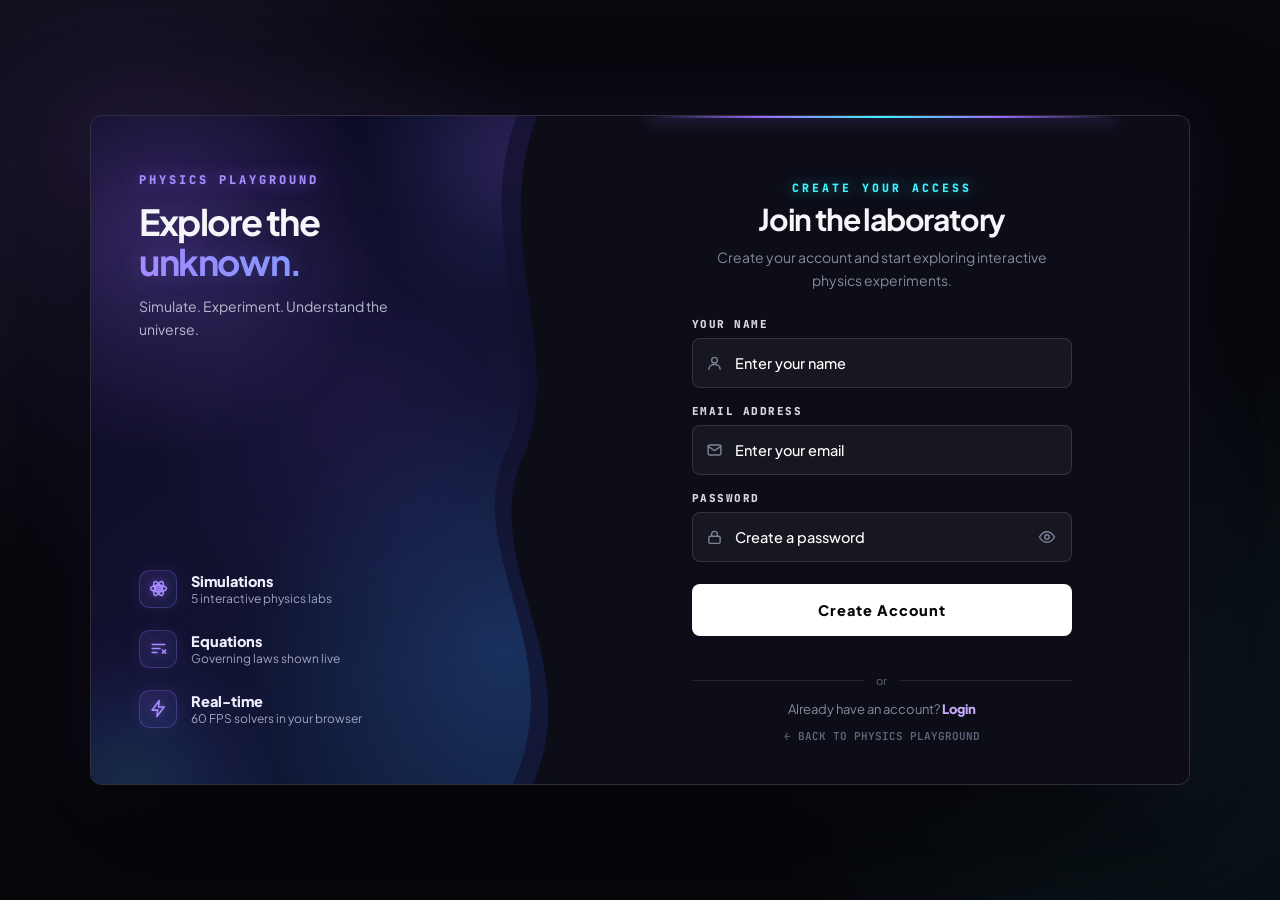
<file: signup.html>
<!DOCTYPE html>
<html lang="en">
<head>
<meta charset="UTF-8">
<meta name="viewport" content="width=device-width,initial-scale=1.0">
<title>Physics Playground | Sign Up</title>

<link rel="icon" type="image/png" sizes="32x32" href="favicon-32.png?v=2">
<link rel="icon" type="image/png" sizes="512x512" href="favicon.png?v=2">
<link rel="shortcut icon" href="favicon.ico?v=2">
<link rel="apple-touch-icon" href="favicon.png?v=2">

<link rel="preconnect" href="https://fonts.googleapis.com">
<link rel="preconnect" href="https://fonts.gstatic.com" crossorigin>
<link href="https://fonts.googleapis.com/css2?family=JetBrains+Mono:wght@400;500;600;700;800&family=Plus+Jakarta+Sans:wght@400;500;600;700;800&display=swap" rel="stylesheet">

<style>
:root{--bg:#07070c;--purple:#9b6cff;--purple-light:#c7adff;--cyan:#3df3ff;--white:#f6f6fa;--muted:#85899b;--panel:#0d0d18}
*{margin:0;padding:0;box-sizing:border-box}
a{text-decoration:none;color:inherit}
body{min-height:100vh;font-family:"Plus Jakarta Sans",sans-serif;color:var(--white);overflow-x:hidden;background:radial-gradient(circle at 10% 20%,rgba(155,108,255,.15),transparent 30%),radial-gradient(circle at 90% 80%,rgba(61,243,255,.08),transparent 30%),var(--bg)}
.signup-page{min-height:100vh;display:flex;align-items:center;justify-content:center;padding:40px 24px}
.signup-card{width:min(1100px,94vw);min-height:640px;display:grid;grid-template-columns:44% 56%;position:relative;overflow:hidden;background:var(--panel);border:1px solid rgba(255,255,255,.14);border-radius:12px;box-shadow:0 45px 120px rgba(0,0,0,.85),0 0 80px rgba(155,108,255,.14)}

/* LEFT PANEL */
.side{position:relative;padding:56px 40px 56px 48px;display:flex;flex-direction:column;justify-content:space-between;overflow:hidden;background:radial-gradient(circle at 15% 18%,rgba(155,108,255,.28),transparent 32%),radial-gradient(circle at 85% 80%,rgba(61,145,255,.20),transparent 38%),radial-gradient(circle at 55% 45%,rgba(120,80,255,.10),transparent 45%),linear-gradient(145deg,#0b0920 0%,#11102d 48%,#101d3b 100%)}
.side::before{content:"";position:absolute;width:320px;height:320px;border-radius:50%;top:-120px;right:-100px;background:radial-gradient(circle,rgba(155,108,255,.22),rgba(80,120,255,.08) 45%,transparent 70%);filter:blur(20px);pointer-events:none}
.side::after{content:"";position:absolute;width:280px;height:280px;border-radius:50%;bottom:-140px;left:-100px;background:radial-gradient(circle,rgba(61,243,255,.12),rgba(100,90,255,.08) 45%,transparent 70%);filter:blur(25px);pointer-events:none}
.side-tag{font:800 12px "JetBrains Mono",monospace;letter-spacing:3px;color:#a98cff;text-shadow:0 0 18px rgba(155,108,255,.65);position:relative;z-index:2}
.side h1{margin-top:14px;font-size:36px;line-height:1.1;letter-spacing:-1.4px;position:relative;z-index:2}
.side h1 span{display:block;background:linear-gradient(90deg,#a98cff 0%,#7f9cff 50%,#55b8ff 100%);-webkit-background-clip:text;background-clip:text;color:transparent;text-shadow:0 0 25px rgba(125,145,255,.25)}
.side-sub{margin-top:14px;font-size:14px;color:#b9b9cf;line-height:1.6;max-width:260px;position:relative;z-index:2}
.features{display:flex;flex-direction:column;gap:22px;position:relative;z-index:2}
.feature{display:flex;align-items:center;gap:14px}
.f-icon{width:38px;height:38px;flex:none;display:grid;place-items:center;border-radius:10px;background:linear-gradient(135deg,rgba(155,108,255,.14),rgba(80,140,255,.08));border:1px solid rgba(155,108,255,.28);color:#a98cff;box-shadow:0 0 20px rgba(155,108,255,.10),inset 0 0 15px rgba(155,108,255,.04)}
.f-icon svg{width:19px;height:19px;filter:drop-shadow(0 0 5px rgba(155,108,255,.5))}
.feature b{display:block;font-size:14.5px;font-weight:800;color:#f1efff}
.feature span{display:block;margin-top:1px;font-size:12px;color:#9fa2bc}
.wave{position:absolute;top:0;right:-1px;height:100%;width:120px;z-index:1;pointer-events:none}

/* FORM */
.form-section{position:relative;padding:64px 56px 40px;display:flex;flex-direction:column;align-items:center;justify-content:center;background:var(--panel)}
.form-section::before{content:"";position:absolute;top:0;left:12%;width:76%;height:2px;background:linear-gradient(90deg,transparent,var(--purple),var(--cyan),var(--purple),transparent);box-shadow:0 0 15px var(--purple)}
.form-wrap{width:100%;max-width:380px;text-align:center}
.form-label{font:800 11.5px "JetBrains Mono",monospace;letter-spacing:3px;color:var(--cyan);text-shadow:0 0 14px rgba(61,243,255,.55)}
.form-section h2{margin-top:8px;font-size:30px;letter-spacing:-1.2px;line-height:1.1}
.form-description{margin:10px auto 0;color:var(--muted);font-size:14px;line-height:1.6}
#signIn{margin-top:26px;text-align:left}
.input-group{margin-bottom:16px}
.input-group label{display:block;margin-bottom:7px;font:800 11px "JetBrains Mono",monospace;letter-spacing:1.5px;color:#d7d8e2}
.field{position:relative}
.field>svg{position:absolute;left:14px;top:50%;width:17px;height:17px;transform:translateY(-50%);color:#7d8196;pointer-events:none}
.input-group input{width:100%;height:50px;padding:0 44px 0 42px;border:1px solid rgba(255,255,255,.12);border-radius:8px;outline:none;background:rgba(255,255,255,.045);color:#fff;-webkit-text-fill-color:#fff;font:500 14.5px "Plus Jakarta Sans",sans-serif;transition:.25s}
.input-group input::placeholder{color:#646879}
.input-group input:focus{border-color:rgba(155,108,255,.9);background:rgba(155,108,255,.06);box-shadow:0 0 0 3px rgba(155,108,255,.1),0 0 26px rgba(155,108,255,.2)}
.input-group input[type="password"]::-ms-reveal,.input-group input[type="password"]::-ms-clear{display:none}
.input-group input[type="password"]::-webkit-credentials-auto-fill-button{display:none}
.input-group input[type="password"]::-webkit-textfield-decoration-container{display:none}
.eye{position:absolute;right:8px;top:50%;transform:translateY(-50%);width:34px;height:34px;display:grid;place-items:center;background:none;border:0;color:#7d8196;cursor:pointer}
.eye:hover{color:#fff}
.eye svg{width:18px;height:18px}
.signup-button{width:100%;height:52px;margin-top:6px;border:0;border-radius:8px;background:#fff;color:#08080d;cursor:pointer;font:800 14.5px "Plus Jakarta Sans",sans-serif;letter-spacing:1px;transition:.3s}
.signup-button:hover{transform:translateY(-3px);background:#eee9ff;box-shadow:0 0 20px rgba(255,255,255,.35),0 12px 35px rgba(155,108,255,.35)}
.signup-button:active{transform:none}
#signInMessage{min-height:20px;margin-top:10px;text-align:center;color:#ff8e9e;font-size:13px}
.divider{display:flex;align-items:center;gap:12px;margin:8px 0 0;color:#626678;font-size:11px}
.divider::before,.divider::after{content:"";flex:1;height:1px;background:rgba(255,255,255,.1)}
.form-footer{margin-top:14px;text-align:center}
.form-footer p{color:var(--muted);font-size:13px}
.form-footer a{color:var(--purple-light);font-weight:800;font-size:13px;transition:.2s}
.form-footer a:hover{color:#fff}
.home-link{display:inline-block;margin-top:12px;color:#626678!important;font:600 11px "JetBrains Mono",monospace!important}
.home-link:hover{color:#fff!important}

/* RESPONSIVE */
@media(max-width:850px){.signup-card{grid-template-columns:1fr;max-width:560px}.side{padding:36px 30px;gap:26px}.wave{display:none}.form-section{padding:56px 30px 36px}}
@media(max-width:500px){.signup-page{padding:16px 10px}.side h1{font-size:30px}}
</style>
</head>

<body>
<main class="signup-page">
<section class="signup-card">

<aside class="side">
<div>
<div class="side-tag">PHYSICS PLAYGROUND</div>
<h1>Explore the <span>unknown.</span></h1>
<p class="side-sub">Simulate. Experiment. Understand the universe.</p>
</div>

<div class="features">
<div class="feature">
<div class="f-icon">
<svg viewBox="0 0 24 24" fill="none" stroke="currentColor" stroke-width="2" stroke-linecap="round" stroke-linejoin="round">
<circle cx="12" cy="12" r="2"/>
<ellipse cx="12" cy="12" rx="10" ry="4"/>
<ellipse cx="12" cy="12" rx="10" ry="4" transform="rotate(60 12 12)"/>
<ellipse cx="12" cy="12" rx="10" ry="4" transform="rotate(120 12 12)"/>
</svg>
</div>
<div><b>Simulations</b><span>5 interactive physics labs</span></div>
</div>

<div class="feature">
<div class="f-icon">
<svg viewBox="0 0 24 24" fill="none" stroke="currentColor" stroke-width="2" stroke-linecap="round" stroke-linejoin="round">
<path d="M4 7h16"/><path d="M4 12h10"/><path d="M4 17h6"/><path d="M17 14l4 4"/><path d="M21 14l-4 4"/>
</svg>
</div>
<div><b>Equations</b><span>Governing laws shown live</span></div>
</div>

<div class="feature">
<div class="f-icon">
<svg viewBox="0 0 24 24" fill="none" stroke="currentColor" stroke-width="2" stroke-linecap="round" stroke-linejoin="round">
<path d="M13 2L4 14h7l-1 8 9-12h-7z"/>
</svg>
</div>
<div><b>Real-time</b><span>60 FPS solvers in your browser</span></div>
</div>
</div>

<svg class="wave" viewBox="0 0 120 600" preserveAspectRatio="none" aria-hidden="true">
<path d="M120 0V600H58C118 480 4 390 52 300C98 214 14 110 62 0Z" fill="#12102d" fill-opacity=".7"/>
<path d="M120 0V600H78C132 490 22 400 68 306C112 220 34 112 82 0Z" fill="#0d0d18"/>
</svg>
</aside>

<div class="form-section">
<div class="form-wrap">
<div class="form-label">CREATE YOUR ACCESS</div>
<h2>Join the laboratory</h2>
<p class="form-description">Create your account and start exploring interactive physics experiments.</p>

<form id="signIn">

<div class="input-group">
<label for="name">YOUR NAME</label>
<div class="field">
<svg viewBox="0 0 24 24" fill="none" stroke="currentColor" stroke-width="2" stroke-linecap="round" stroke-linejoin="round">
<circle cx="12" cy="8" r="4"/><path d="M4 21c0-4.4 3.6-7 8-7s8 2.6 8 7"/>
</svg>
<input type="text" id="name" placeholder="Enter your name" autocomplete="name" required>
</div>
</div>

<div class="input-group">
<label for="email">EMAIL ADDRESS</label>
<div class="field">
<svg viewBox="0 0 24 24" fill="none" stroke="currentColor" stroke-width="2" stroke-linecap="round" stroke-linejoin="round">
<rect x="3" y="5" width="18" height="14" rx="2"/><path d="M3 7l9 6 9-6"/>
</svg>
<input type="email" id="email" placeholder="Enter your email" autocomplete="email" required>
</div>
</div>

<div class="input-group">
<label for="password">PASSWORD</label>
<div class="field">
<svg viewBox="0 0 24 24" fill="none" stroke="currentColor" stroke-width="2" stroke-linecap="round" stroke-linejoin="round">
<rect x="4" y="11" width="16" height="10" rx="2"/><path d="M8 11V8a4 4 0 018 0v3"/>
</svg>
<input type="password" id="password" placeholder="Create a password" autocomplete="new-password" required>
<button type="button" class="eye" id="togglePw" aria-label="Show or hide password">
<svg viewBox="0 0 24 24" fill="none" stroke="currentColor" stroke-width="2" stroke-linecap="round" stroke-linejoin="round">
<path d="M2 12s4-7 10-7 10 7 10 7-4 7-10 7S2 12 2 12z"/>
<circle cx="12" cy="12" r="3"/>
</svg>
</button>
</div>
</div>

<button type="submit" class="signup-button">Create Account</button>
</form>

<p id="signInMessage" aria-live="polite"></p>
<div class="divider">or</div>

<div class="form-footer">
<p>Already have an account? <a href="login.html">Login</a></p>
<a href="index.html" class="home-link">← BACK TO PHYSICS PLAYGROUND</a>
</div>

</div>
</div>
</section>
</main>

<script>
var pw=document.getElementById('password');
document.getElementById('togglePw').addEventListener('click',function(){pw.type=pw.type==='password'?'text':'password'});
</script>
<script src="js/signIn.js"></script>
</body>
</html>
</file>
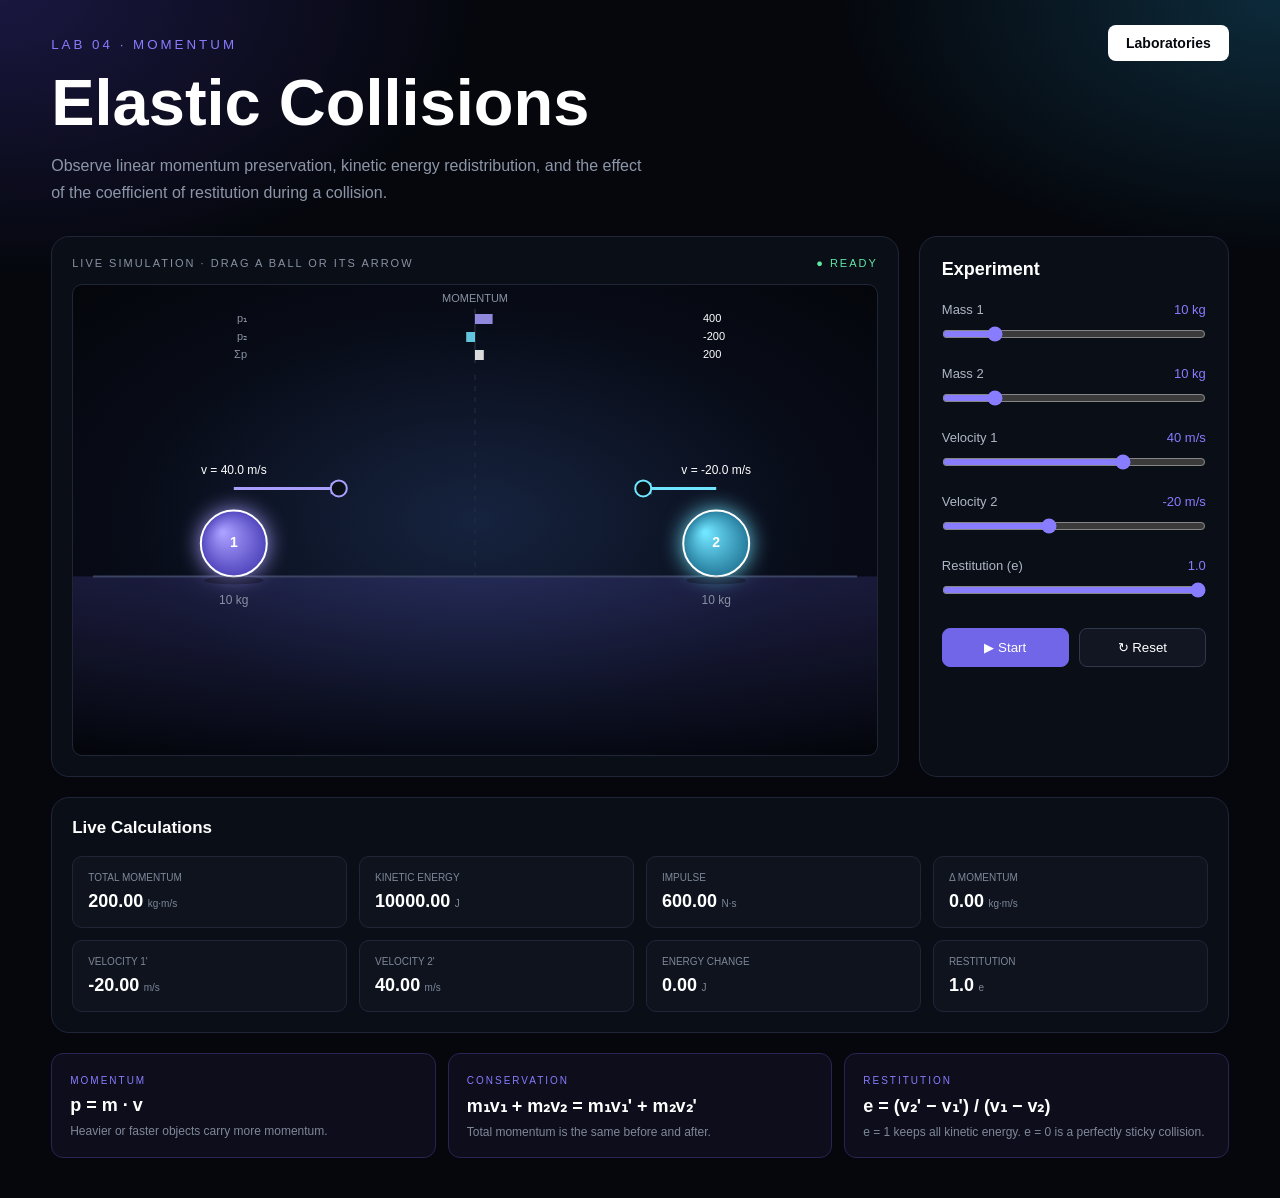
<file: labs/collisions.html>
<!DOCTYPE html>
<html lang="en">
<head>
<meta charset="UTF-8">
<meta name="viewport" content="width=device-width, initial-scale=1.0">
<title>Momentum | Physics Playground</title>
<style>
*{margin:0;padding:0;box-sizing:border-box}
body{min-height:100vh;font-family:Arial,sans-serif;color:#fff;background:radial-gradient(800px 460px at 0% 0%,#1a1740 0%,transparent 60%),radial-gradient(800px 460px at 100% 0%,#0d2a3a 0%,transparent 55%),#05070d}
a{color:inherit;text-decoration:none}
.back{position:absolute;top:25px;right:4%;padding:10px 18px;border-radius:8px;font-size:14px;font-weight:700;color:#05070d;background:#fff;transition:.3s}
.back:hover{background:#e5e5e5}
.page{width:92%;max-width:1200px;margin:auto;padding-bottom:40px}
.heading{margin:35px 0 30px}
.heading small{color:#887cff;letter-spacing:3px}
.heading h1{margin:12px 0;font-size:clamp(38px,6vw,65px)}
.heading p{max-width:600px;color:#8d96a8;line-height:1.7}
.simulation{display:grid;grid-template-columns:1fr 310px;gap:20px}
.canvas-box,.controls,.calculations{border:1px solid #202638;border-radius:18px;background:#0a0e17}
.canvas-box{padding:20px}
.canvas-title{display:flex;justify-content:space-between;color:#8992a3;font-size:11px;letter-spacing:2px}
.status{color:#62e6a4}
.canvas-wrap{margin-top:15px;border:1px solid #202638;border-radius:10px;overflow:hidden;background:radial-gradient(ellipse at center,#16233f 0%,#080c18 60%,#04060b 100%)}
canvas{width:100%;height:470px;display:block;touch-action:none}
.controls{padding:22px}
.controls h2{margin-bottom:22px;font-size:18px}
.control{margin-bottom:20px}
.control label{display:flex;justify-content:space-between;margin-bottom:9px;color:#aeb6c5;font-size:13px}
.value{color:#887cff}
input[type=range]{width:100%;accent-color:#887cff}
.buttons{display:flex;gap:10px;margin-top:26px}
button{flex:1;padding:11px;border:1px solid #30384b;border-radius:8px;color:#fff;background:#111622;cursor:pointer}
button:hover{background:#181e2c}
.start{background:#7165e8;border-color:#7165e8}
.calculations{margin-top:20px;padding:20px}
.calculations h2{margin-bottom:18px;font-size:17px}
.calc-grid{display:grid;grid-template-columns:repeat(4,1fr);gap:12px}
.calc{padding:15px;border:1px solid #202638;border-radius:10px;background:#0e131e}
.calc span{display:block;margin-bottom:8px;color:#7f8899;font-size:10px}
.calc strong{font-size:18px}
.unit{color:#7f8899;font-size:10px}
.formula-row{display:grid;grid-template-columns:repeat(3,1fr);gap:12px;margin-top:20px}
.formula{padding:16px 18px;border:1px solid #292451;border-radius:12px;background:#0d0d1b}
.formula span{color:#887cff;font-size:10px;letter-spacing:2px}
.formula strong{display:block;margin-top:7px;font-size:18px}
.formula small{display:block;margin-top:6px;color:#7f8899;font-size:12px;line-height:1.5}
@media(max-width:850px){.simulation{grid-template-columns:1fr}.calc-grid{grid-template-columns:1fr 1fr}.formula-row{grid-template-columns:1fr}}
@media(max-width:500px){.calc-grid{grid-template-columns:1fr}}
</style>
</head>
<body>
<a href="../laboratories.html" class="back">Laboratories</a>
<main class="page">

<section class="heading">
  <small>LAB 04 · MOMENTUM</small>
  <h1>Elastic Collisions</h1>
  <p>Observe linear momentum preservation, kinetic energy redistribution, and the effect of the coefficient of restitution during a collision.</p>
</section>

<section class="simulation">
  <div class="canvas-box">
    <div class="canvas-title"><span>LIVE SIMULATION · DRAG A BALL OR ITS ARROW</span><span class="status" id="status">● READY</span></div>
    <div class="canvas-wrap"><canvas id="collisionCanvas"></canvas></div>
  </div>

  <div class="controls">
    <h2>Experiment</h2>
    <div class="control"><label for="mass1">Mass 1 <span class="value"><span id="mass1Value">10</span> kg</span></label>
      <input type="range" id="mass1" min="1" max="50" value="10"></div>
    <div class="control"><label for="mass2">Mass 2 <span class="value"><span id="mass2Value">10</span> kg</span></label>
      <input type="range" id="mass2" min="1" max="50" value="10"></div>
    <div class="control"><label for="velocity1">Velocity 1 <span class="value"><span id="velocity1Value">40</span> m/s</span></label>
      <input type="range" id="velocity1" min="-100" max="100" value="40"></div>
    <div class="control"><label for="velocity2">Velocity 2 <span class="value"><span id="velocity2Value">-20</span> m/s</span></label>
      <input type="range" id="velocity2" min="-100" max="100" value="-20"></div>
    <div class="control"><label for="restitution">Restitution (e) <span class="value"><span id="restitutionValue">1.0</span></span></label>
      <input type="range" id="restitution" min="0" max="1" step="0.1" value="1"></div>
    <div class="buttons">
      <button id="startBtn" class="start">▶ Start</button>
      <button id="resetBtn">↻ Reset</button>
    </div>
  </div>
</section>

<section class="calculations">
  <h2>Live Calculations</h2>
  <div class="calc-grid">
    <div class="calc"><span>TOTAL MOMENTUM</span><strong id="totalMomentum">200</strong> <small class="unit">kg·m/s</small></div>
    <div class="calc"><span>KINETIC ENERGY</span><strong id="kineticEnergy">10000</strong> <small class="unit">J</small></div>
    <div class="calc"><span>IMPULSE</span><strong id="impulse">0</strong> <small class="unit">N·s</small></div>
    <div class="calc"><span>Δ MOMENTUM</span><strong id="deltaMomentum">0.00</strong> <small class="unit">kg·m/s</small></div>
    <div class="calc"><span>VELOCITY 1'</span><strong id="finalVelocity1">0.00</strong> <small class="unit">m/s</small></div>
    <div class="calc"><span>VELOCITY 2'</span><strong id="finalVelocity2">0.00</strong> <small class="unit">m/s</small></div>
    <div class="calc"><span>ENERGY CHANGE</span><strong id="energyChange">0</strong> <small class="unit">J</small></div>
    <div class="calc"><span>RESTITUTION</span><strong id="currentRestitution">1.0</strong> <small class="unit">e</small></div>
  </div>
</section>

<section class="formula-row">
  <div class="formula"><span>MOMENTUM</span><strong>p = m · v</strong><small>Heavier or faster objects carry more momentum.</small></div>
  <div class="formula"><span>CONSERVATION</span><strong>m₁v₁ + m₂v₂ = m₁v₁' + m₂v₂'</strong><small>Total momentum is the same before and after.</small></div>
  <div class="formula"><span>RESTITUTION</span><strong>e = (v₂' − v₁') / (v₁ − v₂)</strong><small>e = 1 keeps all kinetic energy. e = 0 is a perfectly sticky collision.</small></div>
</section>

</main>
<script src="../js/collisions.js"></script>
</body>
</html>
</file>
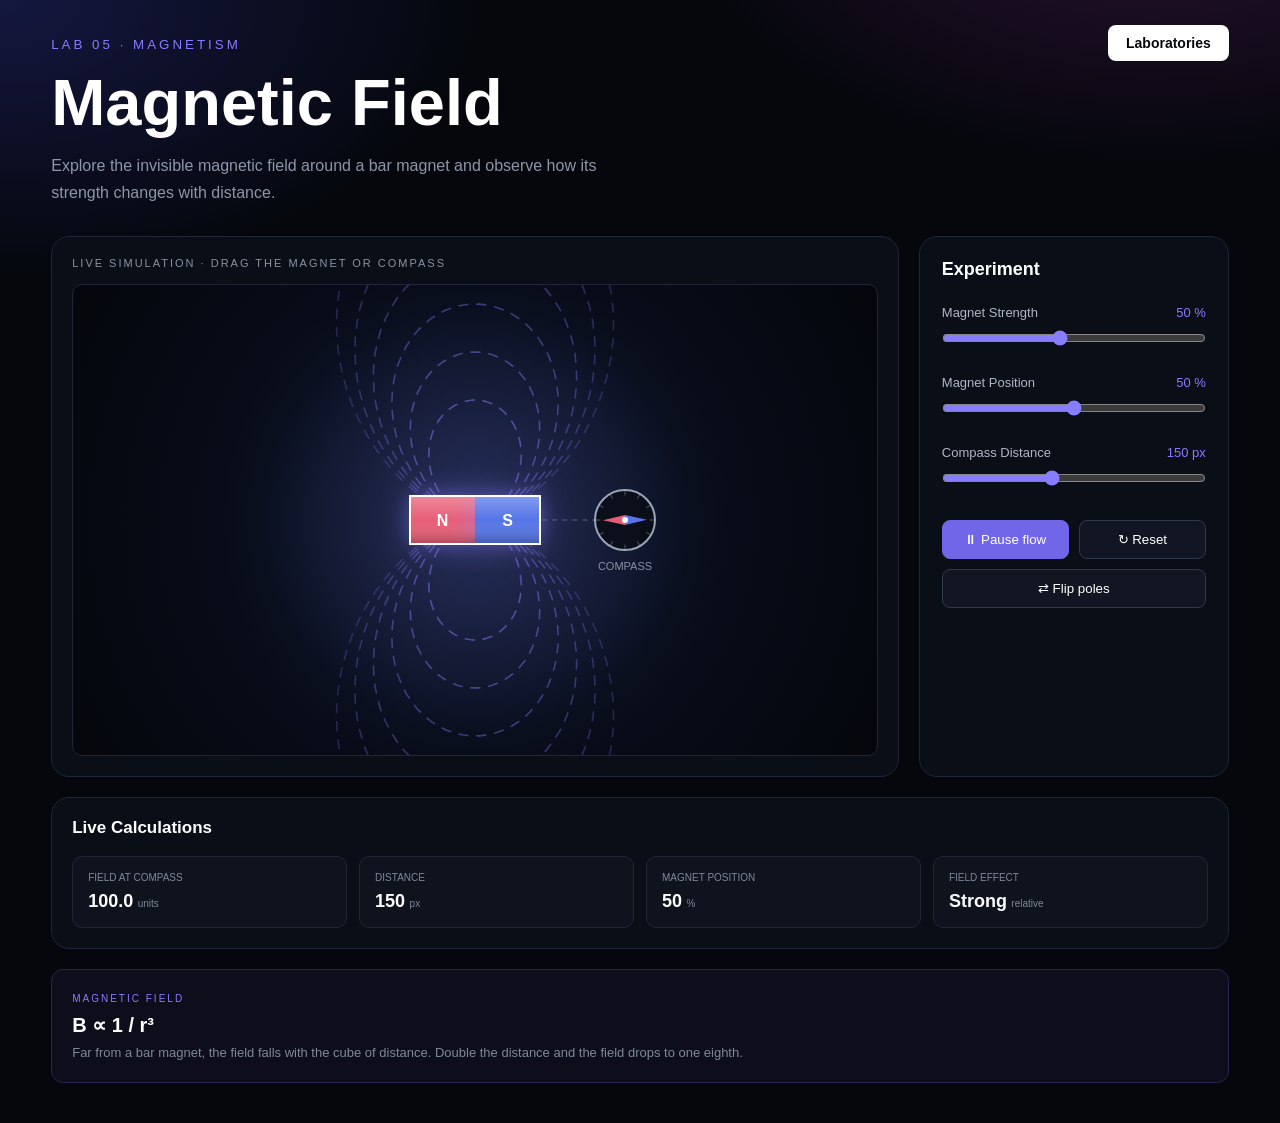
<file: labs/magnetism.html>
<!DOCTYPE html>
<html lang="en">
<head>
<meta charset="UTF-8">
<meta name="viewport" content="width=device-width, initial-scale=1.0">
<title>Magnetism | Physics Playground</title>
<style>
*{margin:0;padding:0;box-sizing:border-box}
body{min-height:100vh;font-family:Arial,sans-serif;color:#fff;background:radial-gradient(800px 460px at 90% -10%,#2a1230 0%,transparent 60%),radial-gradient(800px 460px at 0% 0%,#14173f 0%,transparent 60%),#05070d}
a{color:inherit;text-decoration:none}
.back{position:absolute;top:25px;right:4%;padding:10px 18px;border-radius:8px;font-size:14px;font-weight:700;color:#05070d;background:#fff;transition:.3s}
.back:hover{background:#e5e5e5}
.page{width:92%;max-width:1200px;margin:auto;padding-bottom:40px}
.heading{margin:35px 0 30px}
.heading small{color:#887cff;letter-spacing:3px}
.heading h1{margin:12px 0;font-size:clamp(38px,6vw,65px)}
.heading p{max-width:550px;color:#8d96a8;line-height:1.7}
.simulation{display:grid;grid-template-columns:1fr 310px;gap:20px}
.canvas-box,.controls,.calculations{border:1px solid #202638;border-radius:18px;background:#0a0e17}
.canvas-box{padding:20px}
.canvas-title{display:flex;justify-content:space-between;gap:10px;color:#8992a3;font-size:11px;letter-spacing:2px}
.status{color:#62e6a4;white-space:nowrap}
.canvas-wrap{margin-top:15px;border:1px solid #202638;border-radius:10px;overflow:hidden;background:radial-gradient(circle,#172342 0%,#080c18 55%,#04060b 100%)}
canvas{width:100%;height:470px;display:block;touch-action:none}
.controls{padding:22px}
.controls h2{margin-bottom:25px;font-size:18px}
.control{margin-bottom:25px}
.control label{display:flex;justify-content:space-between;margin-bottom:10px;color:#aeb6c5;font-size:13px}
.value{color:#887cff}
input[type=range]{width:100%;accent-color:#887cff}
.buttons{display:flex;gap:10px;margin-top:30px}
button{flex:1;padding:11px;border:1px solid #30384b;border-radius:8px;color:#fff;background:#111622;cursor:pointer}
button:hover{background:#181e2c}
.start{background:#7165e8;border-color:#7165e8}
.flip{width:100%;margin-top:10px}
.calculations{margin-top:20px;padding:20px}
.calculations h2{margin-bottom:18px;font-size:17px}
.calc-grid{display:grid;grid-template-columns:repeat(4,1fr);gap:12px}
.calc{padding:15px;border:1px solid #202638;border-radius:10px;background:#0e131e}
.calc span{display:block;margin-bottom:8px;color:#7f8899;font-size:10px}
.calc strong{font-size:18px}
.unit{color:#7f8899;font-size:10px}
.formula{margin-top:20px;padding:18px 20px;border:1px solid #292451;border-radius:12px;background:#0d0d1b}
.formula span{color:#887cff;font-size:10px;letter-spacing:2px}
.formula strong{display:block;margin-top:7px;font-size:20px}
.formula p{margin-top:6px;color:#7f8899;font-size:13px;line-height:1.6}
@media(max-width:850px){.simulation{grid-template-columns:1fr}.calc-grid{grid-template-columns:1fr 1fr}}
@media(max-width:500px){.calc-grid{grid-template-columns:1fr}}
</style>
</head>
<body>
<a href="../laboratories.html" class="back">Laboratories</a>
<main class="page">

<section class="heading">
  <small>LAB 05 · MAGNETISM</small>
  <h1>Magnetic Field</h1>
  <p>Explore the invisible magnetic field around a bar magnet and observe how its strength changes with distance.</p>
</section>

<section class="simulation">
  <div class="canvas-box">
    <div class="canvas-title"><span>LIVE SIMULATION · DRAG THE MAGNET OR COMPASS</span></div>
    <div class="canvas-wrap"><canvas id="magnetCanvas"></canvas></div>
  </div>

  <div class="controls">
    <h2>Experiment</h2>
    <div class="control">
      <label for="strength">Magnet Strength <span class="value"><span id="strengthValue">50</span> %</span></label>
      <input type="range" id="strength" min="10" max="100" value="50">
    </div>
    <div class="control">
      <label for="position">Magnet Position <span class="value"><span id="positionValue">50</span> %</span></label>
      <input type="range" id="position" min="20" max="80" value="50">
    </div>
    <div class="control">
      <label for="distance">Compass Distance <span class="value"><span id="distanceValue">150</span> px</span></label>
      <input type="range" id="distance" min="80" max="250" value="150">
    </div>
    <div class="buttons">
      <button id="startBtn" class="start">⏸ Pause flow</button>
      <button id="resetBtn">↻ Reset</button>
    </div>
    <button id="flipBtn" class="flip">⇄ Flip poles</button>
  </div>
</section>

<section class="calculations">
  <h2>Live Calculations</h2>
  <div class="calc-grid">
    <div class="calc"><span>FIELD AT COMPASS</span><strong id="fieldStrength">50</strong> <small class="unit">units</small></div>
    <div class="calc"><span>DISTANCE</span><strong id="currentDistance">150</strong> <small class="unit">px</small></div>
    <div class="calc"><span>MAGNET POSITION</span><strong id="currentPosition">50</strong> <small class="unit">%</small></div>
    <div class="calc"><span>FIELD EFFECT</span><strong id="fieldEffect">Strong</strong> <small class="unit">relative</small></div>
  </div>
</section>

<section class="formula">
  <span>MAGNETIC FIELD</span>
  <strong>B ∝ 1 / r³</strong>
  <p>Far from a bar magnet, the field falls with the cube of distance. Double the distance and the field drops to one eighth.</p>
</section>

</main>
<script src="../js/magnetism.js"></script>
</body>
</html>
</file>
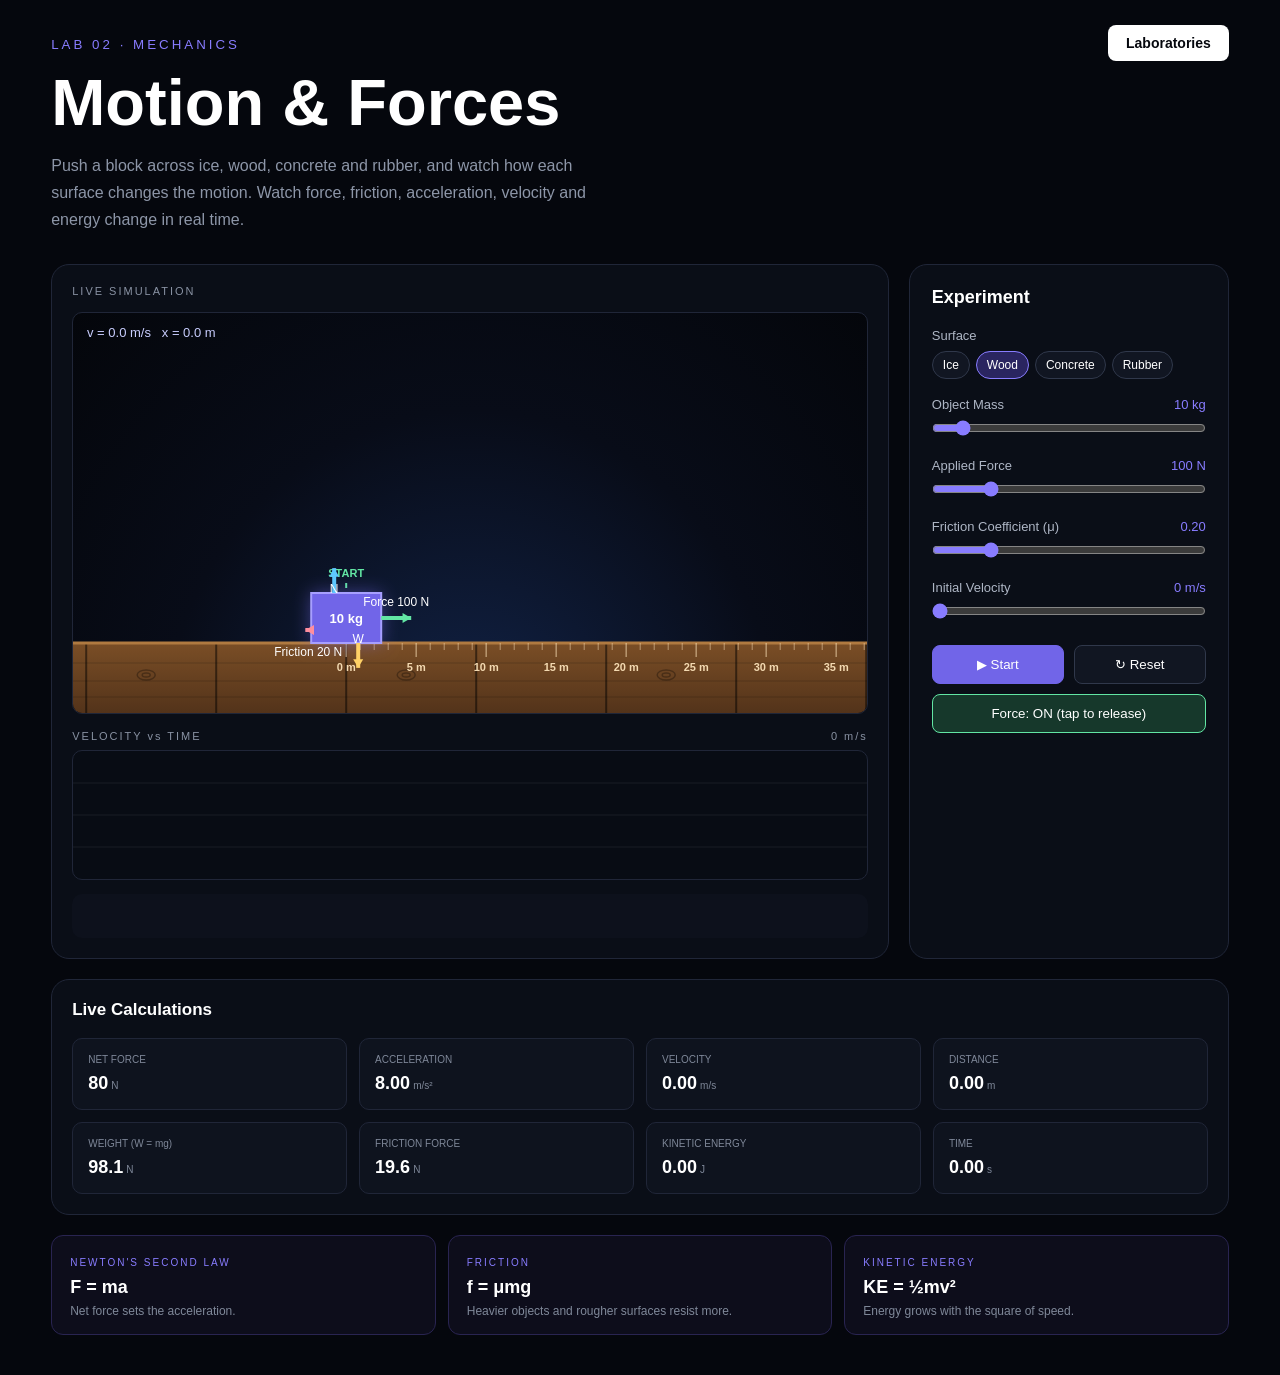
<file: labs/mechanics.html>
<!DOCTYPE html>
<html lang="en">
<head>
<meta charset="UTF-8">
<meta name="viewport" content="width=device-width, initial-scale=1.0">
<title>Mechanics | Physics Playground</title>
<style>
*{margin:0;padding:0;box-sizing:border-box}
body{min-height:100vh;font-family:Arial,sans-serif;color:#fff;background:#05070d}
a{color:inherit;text-decoration:none}
.back{position:absolute;top:25px;right:4%;padding:10px 18px;border-radius:8px;font-size:14px;font-weight:700;color:#05070d;background:#fff;transition:.3s}
.back:hover{background:#e5e5e5}
.page{width:92%;max-width:1200px;margin:auto;padding-bottom:40px}
.heading{margin:35px 0 30px}
.heading small{color:#887cff;letter-spacing:3px}
.heading h1{margin:12px 0;font-size:clamp(38px,6vw,65px)}
.heading p{max-width:550px;color:#8d96a8;line-height:1.7}
.simulation{display:grid;grid-template-columns:1fr 320px;gap:20px}
.canvas-box,.controls,.calculations,.graph-box{border:1px solid #202638;border-radius:18px;background:#0a0e17}
.canvas-box{padding:20px}
.canvas-title{display:flex;justify-content:space-between;color:#8992a3;font-size:11px;letter-spacing:2px}
.status{color:#62e6a4}.status.run{color:#ffd166}.status.stop{color:#ff8e9e}
.canvas-wrap{margin-top:15px;border:1px solid #202638;border-radius:10px;overflow:hidden;background:radial-gradient(ellipse at 50% 110%,#12244a 0%,#080c18 55%,#04060b 100%)}
canvas{width:100%;display:block}
#mechanicsCanvas{height:400px}
.graph-title{margin:16px 0 8px;color:#8992a3;font-size:11px;letter-spacing:2px;display:flex;justify-content:space-between}
#graphCanvas{height:130px;border:1px solid #202638;border-radius:10px;background:#080c14}
.controls{padding:22px}
.controls h2{margin-bottom:20px;font-size:18px}
.control{margin-bottom:18px}
.control label{display:flex;justify-content:space-between;margin-bottom:8px;color:#aeb6c5;font-size:13px}
.value{color:#887cff}
input[type=range]{width:100%;accent-color:#887cff}
select{width:100%;padding:9px;border:1px solid #30384b;border-radius:8px;color:#fff;background:#111622}
.chips{display:flex;gap:6px;flex-wrap:wrap;margin-bottom:10px}
.chip{flex:none;padding:6px 10px;font-size:12px;border-radius:20px}
.chip.on{background:#2a2560;border-color:#887cff}
.buttons{display:flex;gap:10px;margin-top:22px}
button{flex:1;padding:11px;border:1px solid #30384b;border-radius:8px;color:#fff;background:#111622;cursor:pointer}
button:hover{background:#181e2c}
.start{background:#7165e8;border-color:#7165e8}
.start:hover{background:#8277f0}
.push{margin-top:10px;width:100%}
.push.on{background:#16382b;border-color:#62e6a4}
.calculations{margin-top:20px;padding:20px}
.calculations h2{margin-bottom:18px;font-size:17px}
.calc-grid{display:grid;grid-template-columns:repeat(4,1fr);gap:12px}
.calc{padding:15px;border:1px solid #202638;border-radius:10px;background:#0e131e}
.calc span{display:block;margin-bottom:8px;color:#7f8899;font-size:10px}
.calc strong{font-size:18px}
.unit{color:#7f8899;font-size:10px;margin-left:3px}
.formula-row{display:grid;grid-template-columns:repeat(3,1fr);gap:12px;margin-top:20px}
.formula{padding:16px 18px;border:1px solid #292451;border-radius:12px;background:#0d0d1b}
.formula span{color:#887cff;font-size:10px;letter-spacing:2px}
.formula strong{display:block;margin-top:7px;font-size:18px}
.formula small{display:block;margin-top:6px;color:#7f8899;font-size:12px}
.note{margin-top:14px;padding:12px 16px;border-radius:10px;background:#0d111c;color:#8d96a8;font-size:13px;line-height:1.6;min-height:44px}
@media(max-width:850px){.simulation{grid-template-columns:1fr}.calc-grid{grid-template-columns:1fr 1fr}.formula-row{grid-template-columns:1fr}}
@media(max-width:500px){.calc-grid{grid-template-columns:1fr}}

</style>
</head>
<body>
<a href="../laboratories.html" class="back">Laboratories</a>
<main class="page">

<section class="heading">
  <small>LAB 02 · MECHANICS</small>
  <h1>Motion &amp; Forces</h1>
  <p>Push a block across ice, wood, concrete and rubber, and watch how each surface changes the motion. Watch force, friction, acceleration, velocity and energy change in real time.</p>
</section>

<section class="simulation">
  <div class="canvas-box">
    <div class="canvas-title"><span>LIVE SIMULATION</span></div>
    <div class="canvas-wrap"><canvas id="mechanicsCanvas"></canvas></div>
    <div class="graph-title"><span>VELOCITY vs TIME</span><span id="graphMax">0 m/s</span></div>
    <canvas id="graphCanvas"></canvas>
    <div class="note" id="note"></div>
  </div>

  <div class="controls">
    <h2>Experiment</h2>

    <div class="control">
      <label>Surface</label>
      <div class="chips" id="surfaceChips">
        <button class="chip" data-mu="0.03" data-s="ice">Ice</button>
        <button class="chip on" data-mu="0.20" data-s="wood">Wood</button>
        <button class="chip" data-mu="0.50" data-s="concrete">Concrete</button>
        <button class="chip" data-mu="0.85" data-s="rubber">Rubber</button>
      </div>
    </div>

    <div class="control">
      <label>Object Mass <span class="value"><span id="massValue">10</span> kg</span></label>
      <input type="range" id="mass" min="1" max="100" value="10">
    </div>
    <div class="control">
      <label>Applied Force <span class="value"><span id="forceValue">100</span> N</span></label>
      <input type="range" id="appliedForce" min="0" max="500" value="100">
    </div>
    <div class="control">
      <label>Friction Coefficient (μ) <span class="value"><span id="frictionValue">0.20</span></span></label>
      <input type="range" id="friction" min="0" max="100" value="20">
    </div>
    <div class="control">
      <label>Initial Velocity <span class="value"><span id="velocityValue">0</span> m/s</span></label>
      <input type="range" id="velocity" min="0" max="50" value="0">
    </div>

    <div class="buttons">
      <button id="startBtn" class="start">▶ Start</button>
      <button id="resetBtn">↻ Reset</button>
    </div>
    <button id="pushBtn" class="push on">Force: ON (tap to release)</button>
  </div>
</section>

<section class="calculations">
  <h2>Live Calculations</h2>
  <div class="calc-grid">
    <div class="calc"><span>NET FORCE</span><strong id="netForce">80</strong><small class="unit">N</small></div>
    <div class="calc"><span>ACCELERATION</span><strong id="acceleration">8.00</strong><small class="unit">m/s²</small></div>
    <div class="calc"><span>VELOCITY</span><strong id="currentVelocity">0.00</strong><small class="unit">m/s</small></div>
    <div class="calc"><span>DISTANCE</span><strong id="distance">0.00</strong><small class="unit">m</small></div>
    <div class="calc"><span>WEIGHT (W = mg)</span><strong id="weight">98.1</strong><small class="unit">N</small></div>
    <div class="calc"><span>FRICTION FORCE</span><strong id="frictionForce">19.6</strong><small class="unit">N</small></div>
    <div class="calc"><span>KINETIC ENERGY</span><strong id="ke">0.00</strong><small class="unit">J</small></div>
    <div class="calc"><span>TIME</span><strong id="time">0.00</strong><small class="unit">s</small></div>
  </div>
</section>

<section class="formula-row">
  <div class="formula"><span>NEWTON'S SECOND LAW</span><strong>F = ma</strong><small>Net force sets the acceleration.</small></div>
  <div class="formula"><span>FRICTION</span><strong>f = μmg</strong><small>Heavier objects and rougher surfaces resist more.</small></div>
  <div class="formula"><span>KINETIC ENERGY</span><strong>KE = ½mv²</strong><small>Energy grows with the square of speed.</small></div>
</section>

</main>
<script src="../js/mechanics.js"></script>
</body>
</html>
</file>
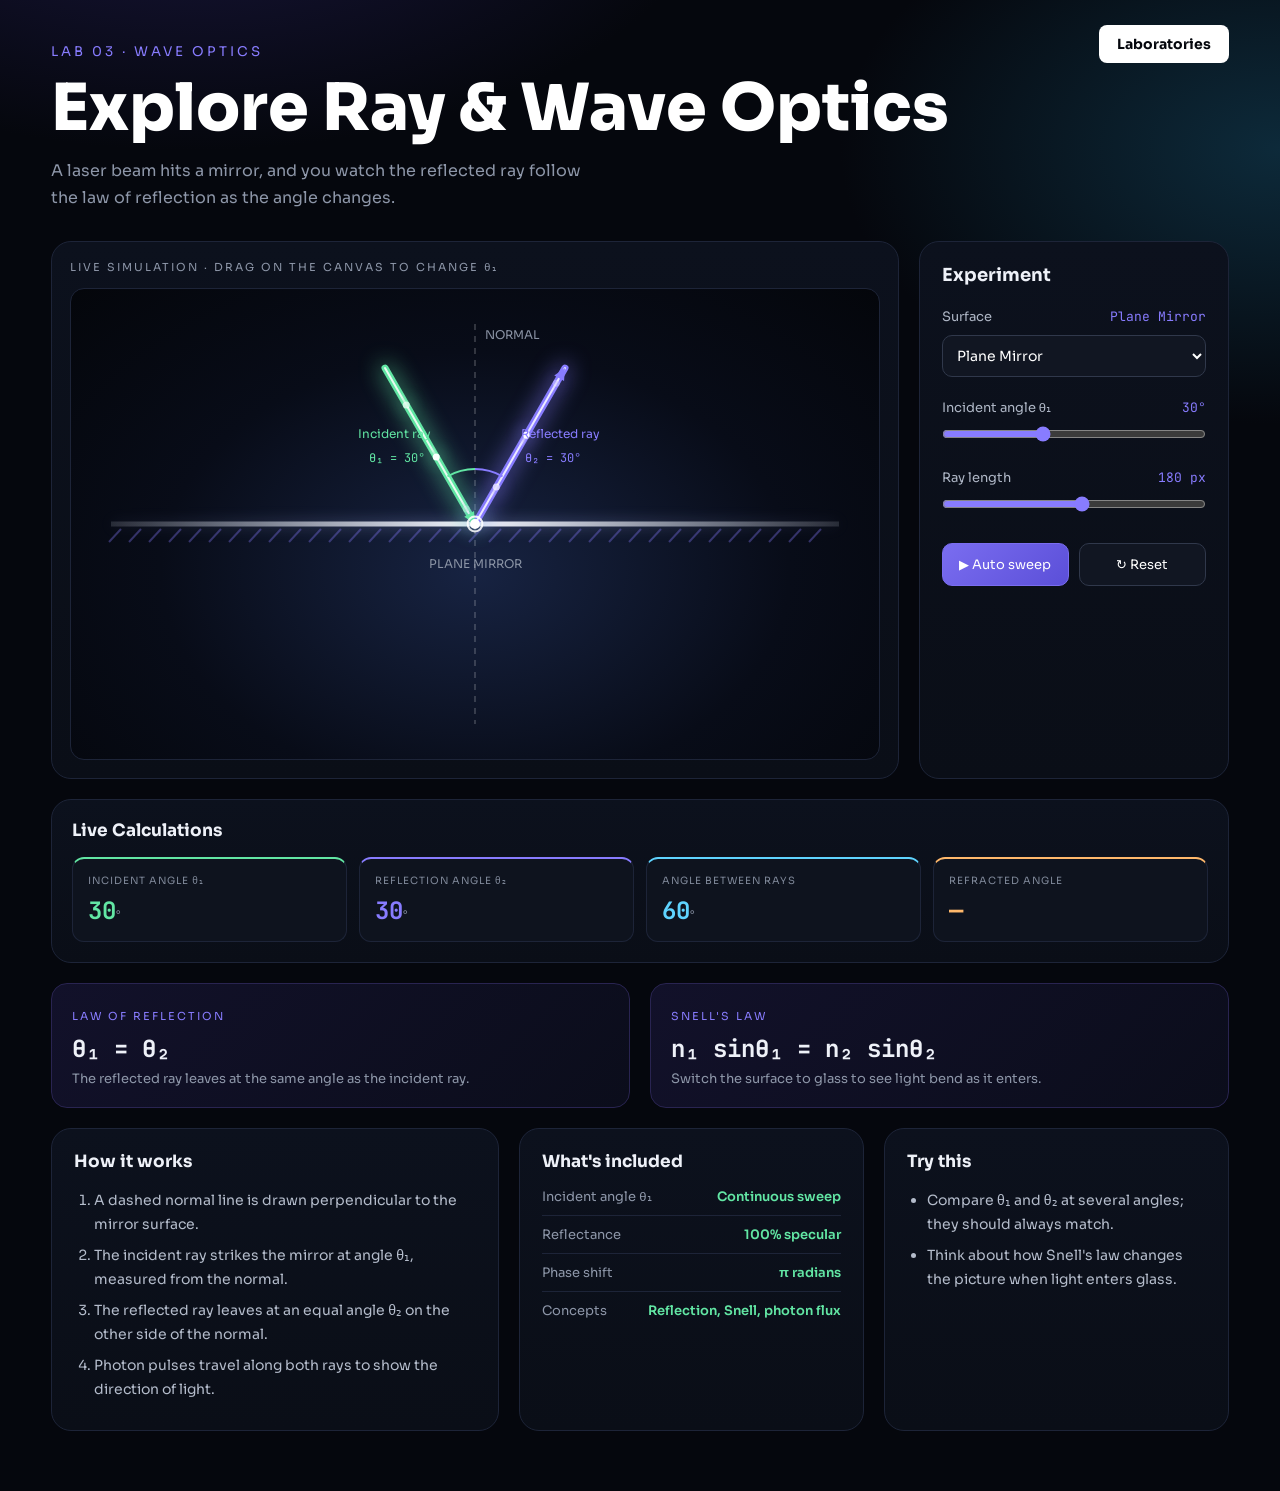
<file: labs/optics.html>
<!DOCTYPE html>
<html lang="en">
<head>
<meta charset="UTF-8">
<meta name="viewport" content="width=device-width, initial-scale=1.0">
<title>Optics | Physics Playground</title>
<link rel="preconnect" href="https://fonts.googleapis.com">
<link rel="preconnect" href="https://fonts.gstatic.com" crossorigin>
<link href="https://fonts.googleapis.com/css2?family=Sora:wght@400;600;800&family=JetBrains+Mono:wght@500&display=swap" rel="stylesheet">
<style>
:root{
  --bg:#05070d; --panel:#0a0e17; --line:#1d2438; --text:#eef1f8; --muted:#8d96a8;
  --violet:#887cff; --green:#62e6a4; --amber:#ffb86b; --cyan:#5fd4ff;
}
*{margin:0;padding:0;box-sizing:border-box}
body{min-height:100vh;font-family:'Sora',Arial,sans-serif;color:var(--text);
  background:radial-gradient(900px 500px at 15% -10%,#1a1740 0%,transparent 60%),
             radial-gradient(800px 500px at 100% 10%,#0d2a3a 0%,transparent 55%),var(--bg);}
a{color:inherit;text-decoration:none}
.back{position:absolute;top:25px;right:4%;padding:10px 18px;border-radius:8px;font-size:14px;font-weight:700;
  color:#05070d;background:#fff;transition:.3s}
.back:hover{background:#e5e5e5}
.back:focus-visible,button:focus-visible,select:focus-visible,input:focus-visible{outline:2px solid var(--cyan);outline-offset:3px}
.page{width:92%;max-width:1200px;margin:auto;padding-bottom:60px}
.heading{margin:40px 0 30px}
.heading small{color:var(--violet);letter-spacing:3px}
.heading h1{margin:12px 0;font-size:clamp(38px,6vw,65px);font-weight:800;line-height:1.1;color:#fff}
.heading p{max-width:560px;color:var(--muted);line-height:1.7}
.simulation{display:grid;grid-template-columns:1fr 310px;gap:20px}
.canvas-box,.controls,.calculations,.card{border:1px solid var(--line);border-radius:20px;background:linear-gradient(180deg,#0c111d,var(--panel))}
.canvas-box{padding:18px}
.canvas-title{display:flex;justify-content:space-between;color:var(--muted);font-size:11px;letter-spacing:2px}
.status{color:var(--green)}
.status i{display:inline-block;width:8px;height:8px;border-radius:50%;background:var(--green);margin-right:6px;box-shadow:0 0 10px var(--green);animation:blink 1.6s infinite}
@keyframes blink{50%{opacity:.35}}
.canvas-wrap{margin-top:14px;border:1px solid var(--line);border-radius:14px;overflow:hidden;
  background:radial-gradient(ellipse at 50% 60%,#172342 0%,#080c18 55%,#04060b 100%)}
canvas{width:100%;height:470px;display:block;cursor:grab;touch-action:none}
canvas.drag{cursor:grabbing}
.controls{padding:22px}
.controls h2{margin-bottom:22px;font-size:18px}
.control{margin-bottom:22px}
.control label{display:flex;justify-content:space-between;margin-bottom:10px;color:#aeb6c5;font-size:13px}
.value{color:var(--violet);font-family:'JetBrains Mono',monospace}
select{width:100%;padding:10px;border:1px solid #30384b;border-radius:10px;color:#fff;background:#111622;font:inherit;font-size:14px;cursor:pointer}
input[type=range]{width:100%;accent-color:var(--violet)}
.buttons{display:flex;gap:10px;margin-top:26px}
button{flex:1;padding:12px;border:1px solid #30384b;border-radius:10px;color:#fff;background:#111622;font:inherit;font-size:13px;cursor:pointer;transition:.2s}
button:hover{background:#1a2132}
.start{background:linear-gradient(135deg,#7a6df0,#5b4fd8);border-color:#7a6df0}
.start:hover{background:linear-gradient(135deg,#8b7ff5,#6a5ee6)}
.calculations{margin-top:20px;padding:20px}
.calculations h2,.card h3{margin-bottom:16px;font-size:17px}
.calc-grid{display:grid;grid-template-columns:repeat(4,1fr);gap:12px}
.calc{padding:15px;border:1px solid var(--line);border-radius:12px;background:#0e131e;border-top:2px solid var(--c,var(--violet))}
.calc span{display:block;margin-bottom:8px;color:#7f8899;font-size:10px;letter-spacing:1px}
.calc strong{font-size:24px;font-family:'JetBrains Mono',monospace;color:var(--c,#fff)}
.unit{color:#7f8899;font-size:12px}
.laws{display:grid;grid-template-columns:1fr 1fr;gap:20px;margin-top:20px}
.formula{padding:20px;border:1px solid #292451;border-radius:16px;background:linear-gradient(135deg,#12112a,#0b0d1b)}
.formula span{color:var(--violet);font-size:11px;letter-spacing:2px}
.formula strong{display:block;margin-top:8px;font-size:24px;font-family:'JetBrains Mono',monospace}
.formula p{margin-top:6px;color:var(--muted);font-size:13px}
.info{display:grid;grid-template-columns:1.3fr 1fr 1fr;gap:20px;margin-top:20px}
.card{padding:22px}
.card ol,.card ul{padding-left:20px;color:#b4bccb;font-size:14px;line-height:1.75}
.card li{margin-bottom:6px}
.facts{display:grid;gap:10px}
.facts div{display:flex;justify-content:space-between;gap:10px;padding-bottom:10px;border-bottom:1px solid var(--line);font-size:13px}
.facts div:last-child{border:0}
.facts span{color:var(--muted)}
.facts b{color:var(--green);text-align:right;font-weight:600}
@media(max-width:950px){.info{grid-template-columns:1fr}}
@media(max-width:850px){.simulation,.laws{grid-template-columns:1fr}.calc-grid{grid-template-columns:1fr 1fr}}
@media(max-width:500px){.calc-grid{grid-template-columns:1fr}.back{position:static;display:inline-block;margin:20px 4% 0}}
</style>
</head>
<body>
<a href="../laboratories.html" class="back">Laboratories</a>
<main class="page">

<section class="heading">
  <small>LAB 03 · WAVE OPTICS</small>
  <h1>Explore Ray &amp; Wave Optics</h1>
  <p>A laser beam hits a mirror, and you watch the reflected ray follow the law of reflection as the angle changes.</p>
</section>

<section class="simulation">
  <div class="canvas-box">
    <div class="canvas-title"><span>LIVE SIMULATION · DRAG ON THE CANVAS TO CHANGE θ₁</span></div>
    <div class="canvas-wrap"><canvas id="opticsCanvas" aria-label="Laser reflecting from a surface"></canvas></div>
  </div>

  <div class="controls">
    <h2>Experiment</h2>
    <div class="control">
      <label for="mirrorType">Surface <span class="value" id="surfaceValue">Plane Mirror</span></label>
      <select id="mirrorType">
        <option value="plane" selected>Plane Mirror</option>
        <option value="glass">Glass (n = 1.5)</option>
      </select>
    </div>
    <div class="control">
      <label for="angle">Incident angle θ₁ <span class="value"><span id="angleValue">30</span>°</span></label>
      <input type="range" id="angle" min="0" max="80" value="30">
    </div>
    <div class="control">
      <label for="rayLength">Ray length <span class="value"><span id="lengthValue">180</span> px</span></label>
      <input type="range" id="rayLength" min="100" max="250" value="180">
    </div>
    <div class="buttons">
      <button id="startBtn" class="start">▶ Auto sweep</button>
      <button id="resetBtn">↻ Reset</button>
    </div>
  </div>
</section>

<section class="calculations">
  <h2>Live Calculations</h2>
  <div class="calc-grid">
    <div class="calc" style="--c:var(--green)"><span>INCIDENT ANGLE θ₁</span><strong id="incidentAngle">30</strong><small class="unit">°</small></div>
    <div class="calc" style="--c:var(--violet)"><span>REFLECTION ANGLE θ₂</span><strong id="reflectionAngle">30</strong><small class="unit">°</small></div>
    <div class="calc" style="--c:var(--cyan)"><span>ANGLE BETWEEN RAYS</span><strong id="rayAngle">60</strong><small class="unit">°</small></div>
    <div class="calc" style="--c:var(--amber)"><span>REFRACTED ANGLE</span><strong id="refractAngle">—</strong><small class="unit" id="refractUnit"></small></div>
  </div>
</section>

<section class="laws">
  <div class="formula"><span>LAW OF REFLECTION</span><strong>θ₁ = θ₂</strong><p>The reflected ray leaves at the same angle as the incident ray.</p></div>
  <div class="formula"><span>SNELL'S LAW</span><strong>n₁ sinθ₁ = n₂ sinθ₂</strong><p>Switch the surface to glass to see light bend as it enters.</p></div>
</section>

<section class="info">
  <div class="card">
    <h3>How it works</h3>
    <ol>
      <li>A dashed normal line is drawn perpendicular to the mirror surface.</li>
      <li>The incident ray strikes the mirror at angle θ₁, measured from the normal.</li>
      <li>The reflected ray leaves at an equal angle θ₂ on the other side of the normal.</li>
      <li>Photon pulses travel along both rays to show the direction of light.</li>
    </ol>
  </div>
  <div class="card">
    <h3>What's included</h3>
    <div class="facts">
      <div><span>Incident angle θ₁</span><b>Continuous sweep</b></div>
      <div><span>Reflectance</span><b>100% specular</b></div>
      <div><span>Phase shift</span><b>π radians</b></div>
      <div><span>Concepts</span><b>Reflection, Snell, photon flux</b></div>
    </div>
  </div>
  <div class="card">
    <h3>Try this</h3>
    <ul>
      <li>Compare θ₁ and θ₂ at several angles; they should always match.</li>
      <li>Think about how Snell's law changes the picture when light enters glass.</li>
    </ul>
  </div>
</section>

</main>
<script src="../js/optics.js"></script>
</body>
</html>
</file>
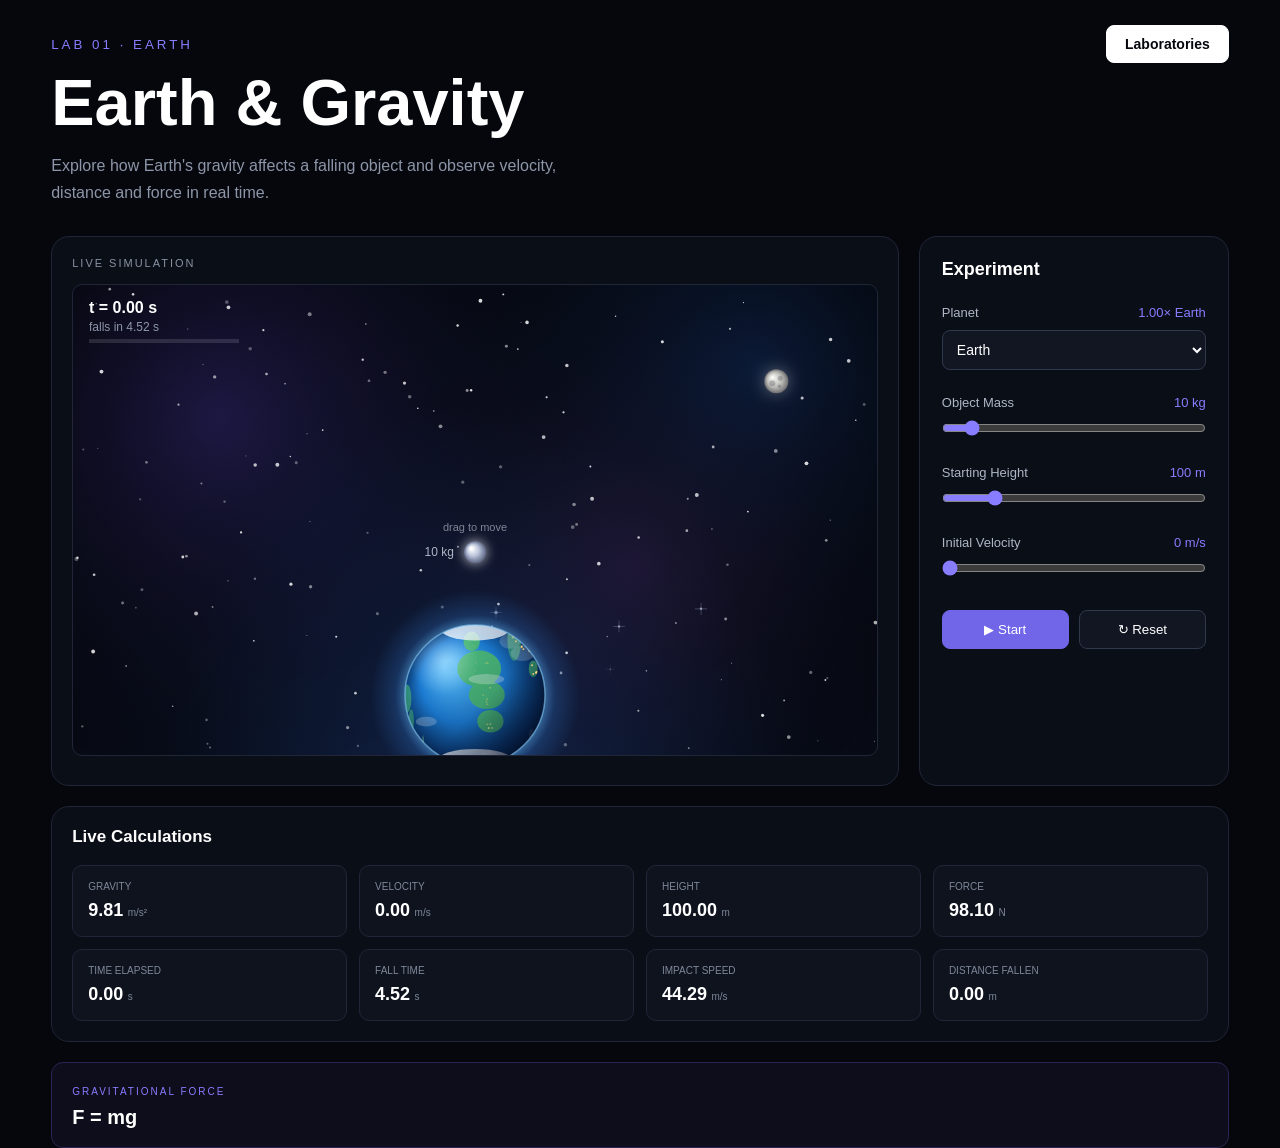
<file: labs/planets.html>
<!DOCTYPE html>
<html lang="en">
<head>
    <meta charset="UTF-8">
    <meta name="viewport" content="width=device-width, initial-scale=1.0">
    <title>Earth & Gravity | Physics Playground</title>

    <style>
        * {
            margin: 0;
            padding: 0;
            box-sizing: border-box;
        }

        body {
            min-height: 100vh;
            font-family: Arial, sans-serif;
            color: #fff;
            background: #05070d;
        }

        a {
            color: inherit;
            text-decoration: none;
        }

        .back {
            position: absolute;
            top: 25px;
            right: 4%;
            padding: 10px 18px;
            border: 1px solid #ffffff;
            border-radius: 8px;
            font-size: 14px;
            font-weight: 700;
            color: #05070d;
            background: #ffffff;
            transition: 0.3s;
        }

        .back:hover {
            background: #e5e5e5;
        }

        .page {
            width: 92%;
            max-width: 1200px;
            margin: auto;
        }

        .heading {
            margin: 35px 0 30px;
        }

        .heading small {
            color: #887cff;
            letter-spacing: 3px;
        }

        .heading h1 {
            margin: 12px 0;
            font-size: clamp(38px, 6vw, 65px);
        }

        .heading p {
            max-width: 550px;
            color: #8d96a8;
            line-height: 1.7;
        }

        .simulation {
            display: grid;
            grid-template-columns: 1fr 310px;
            gap: 20px;
        }

        .canvas-box,
        .controls,
        .calculations {
            border: 1px solid #202638;
            border-radius: 18px;
            background: #0a0e17;
        }

        .canvas-box {
            min-height: 550px;
            position: relative;
            padding: 20px;
        }

        .canvas-title {
            display: flex;
            justify-content: space-between;
            color: #8992a3;
            font-size: 11px;
            letter-spacing: 2px;
        }

        .status {
            color: #62e6a4;
        }

        /* Simulation area */
        .canvas-wrap {
            margin-top: 15px;
            border: 1px solid #202638;
            border-radius: 10px;
            overflow: hidden;
            background: radial-gradient(ellipse at 50% 110%, #12244a 0%, #080c18 55%, #04060b 100%);
        }

        canvas {
            width: 100%;
            height: 470px;
            display: block;
        }

        .controls {
            padding: 22px;
        }

        .controls h2 {
            margin-bottom: 25px;
            font-size: 18px;
        }

        .control {
            margin-bottom: 25px;
        }

        .control label {
            display: flex;
            justify-content: space-between;
            margin-bottom: 10px;
            color: #aeb6c5;
            font-size: 13px;
        }

        .value {
            color: #887cff;
        }

        select {
            width: 100%;
            padding: 10px;
            border: 1px solid #30384b;
            border-radius: 8px;
            color: #fff;
            background: #111622;
            font-size: 14px;
            cursor: pointer;
        }

        select:focus {
            outline: 2px solid #887cff;
        }

        input[type="range"] {
            width: 100%;
            accent-color: #887cff;
        }

        .buttons {
            display: flex;
            gap: 10px;
            margin-top: 30px;
        }

        button {
            flex: 1;
            padding: 11px;
            border: 1px solid #30384b;
            border-radius: 8px;
            color: white;
            background: #111622;
            cursor: pointer;
        }

        button:hover {
            background: #181e2c;
        }

        .start {
            background: #7165e8;
            border-color: #7165e8;
        }

        .calculations {
            margin-top: 20px;
            padding: 20px;
        }

        .calculations h2 {
            margin-bottom: 18px;
            font-size: 17px;
        }

        .calc-grid {
            display: grid;
            grid-template-columns: repeat(4, 1fr);
            gap: 12px;
        }

        .calc {
            padding: 15px;
            border: 1px solid #202638;
            border-radius: 10px;
            background: #0e131e;
        }

        .calc span {
            display: block;
            margin-bottom: 8px;
            color: #7f8899;
            font-size: 10px;
        }

        .calc strong {
            font-size: 18px;
        }

        .unit {
            color: #7f8899;
            font-size: 10px;
        }

        .formula {
            margin-top: 20px;
            padding: 18px 20px;
            border: 1px solid #292451;
            border-radius: 12px;
            background: #0d0d1b;
        }

        .formula span {
            color: #887cff;
            font-size: 10px;
            letter-spacing: 2px;
        }

        .formula strong {
            display: block;
            margin-top: 7px;
            font-size: 20px;
        }

        @media (max-width: 850px) {
            .simulation {
                grid-template-columns: 1fr;
            }

            .calc-grid {
                grid-template-columns: 1fr 1fr;
            }

            .nav-links {
                display: none;
            }
        }

        @media (max-width: 500px) {
            .calc-grid {
                grid-template-columns: 1fr;
            }
        }
    </style>
</head>

<body>
    <a href="../laboratories.html" class="back">Laboratories</a>

    <main class="page">
        <section class="heading">
            <small id="planetTag">LAB 01 · EARTH</small>
            <h1 id="planetTitle">Earth & Gravity</h1>
            <p id="planetIntro">
                Explore how Earth's gravity affects a falling object
                and observe velocity, distance and force in real time.
            </p>
        </section>


        <section class="simulation">

            <div class="canvas-box">

                <div class="canvas-title">
                    <span>LIVE SIMULATION</span>
                </div>

                <div class="canvas-wrap">
                    <canvas id="earthCanvas"></canvas>
                </div>

            </div>


            <div class="controls">

                <h2>Experiment</h2>

                <div class="control">
                    <label for="planetSelect">
                        Planet
                        <span class="value" id="planetInfo">1.00× Earth</span>
                    </label>

                    <select id="planetSelect">
                        <option value="moon">Moon</option>
                        <option value="mercury">Mercury</option>
                        <option value="venus">Venus</option>
                        <option value="earth" selected>Earth</option>
                        <option value="mars">Mars</option>
                        <option value="jupiter">Jupiter</option>
                        <option value="saturn">Saturn</option>
                        <option value="uranus">Uranus</option>
                        <option value="neptune">Neptune</option>
                        <option value="pluto">Pluto</option>
                    </select>
                </div>

                <div class="control">
                    <label>
                        Object Mass
                        <span class="value">
                            <span id="massValue">10</span> kg
                        </span>
                    </label>

                    <input
                        type="range"
                        id="mass"
                        min="1"
                        max="100"
                        value="10">
                </div>


                <div class="control">
                    <label>
                        Starting Height
                        <span class="value">
                            <span id="heightValue">100</span> m
                        </span>
                    </label>

                    <input
                        type="range"
                        id="height"
                        min="10"
                        max="500"
                        value="100">
                </div>


                <div class="control">
                    <label>
                        Initial Velocity
                        <span class="value">
                            <span id="velocityValue">0</span> m/s
                        </span>
                    </label>

                    <input
                        type="range"
                        id="velocity"
                        min="0"
                        max="100"
                        value="0">
                </div>


                <div class="buttons">
                    <button id="startBtn" class="start">
                        ▶ Start
                    </button>

                    <button id="resetBtn">
                        ↻ Reset
                    </button>
                </div>

            </div>

        </section>


        <section class="calculations">

            <h2>Live Calculations</h2>

            <div class="calc-grid">

                <div class="calc">
                    <span>GRAVITY</span>
                    <strong id="gravity">9.81</strong>
                    <small class="unit">m/s²</small>
                </div>

                <div class="calc">
                    <span>VELOCITY</span>
                    <strong id="currentVelocity">0</strong>
                    <small class="unit">m/s</small>
                </div>

                <div class="calc">
                    <span>HEIGHT</span>
                    <strong id="currentHeight">100</strong>
                    <small class="unit">m</small>
                </div>

                <div class="calc">
                    <span>FORCE</span>
                    <strong id="force">98.1</strong>
                    <small class="unit">N</small>
                </div>

                <div class="calc">
                    <span>TIME ELAPSED</span>
                    <strong id="timeElapsed">0.00</strong>
                    <small class="unit">s</small>
                </div>

                <div class="calc">
                    <span>FALL TIME</span>
                    <strong id="fallTime">0.00</strong>
                    <small class="unit">s</small>
                </div>

                <div class="calc">
                    <span>IMPACT SPEED</span>
                    <strong id="impactSpeed">0.00</strong>
                    <small class="unit">m/s</small>
                </div>

                <div class="calc">
                    <span>DISTANCE FALLEN</span>
                    <strong id="distanceFallen">0.00</strong>
                    <small class="unit">m</small>
                </div>

            </div>

        </section>


        <section class="formula">
            <span>GRAVITATIONAL FORCE</span>
            <strong>F = mg</strong>
        </section>

    </main>


    <script src="../js/planets.js"></script>

</body>
</html>
</file>
<file: style.css>
/* ==========================================================================
       PURE HTML & CSS COMPUTATIONAL PHYSICS LABORATORY WITH 3D MODEL
       (ALL-IN-ONE STANDALONE FILE)
       ========================================================================== */
    :root {
      --bg: #030307;
      --surface: #07070f;
      --surface-raised: #0b0b16;
      --card: #0d0d1a;
      --card-hover: #121226;
      --border: rgba(255, 255, 255, 0.08);
      --border-hover: rgba(142, 108, 255, 0.4);
      --border-active: rgba(61, 243, 255, 0.5);
      --muted: #8e92a4;
      --text: #f7f7fb;
      --pur: #8b63ff;
      --blue: #35b8ff;
      --cyan: #3df3ff;
      --rose: #ff4b83;
      --max: 1220px;
    }

    * {
      margin: 0;
      padding: 0;
      box-sizing: border-box;
    }

    html {
      scroll-behavior: smooth;
      color-scheme: dark;
    }

    body {
      font-family: 'Plus Jakarta Sans', system-ui, -apple-system, sans-serif;
      background: var(--bg);
      color: var(--text);
      overflow-x: hidden;
      line-height: 1.55;
      -webkit-font-smoothing: antialiased;
    }

    a { color: inherit; text-decoration: none; }
    button { font: inherit; cursor: pointer; color: inherit; border: 0; background: none; }
    :focus-visible { outline: 2px solid var(--blue); outline-offset: 3px; }

    /* Interactive Ambient Glow Tracker */
    #glow {
      position: fixed;
      left: 0;
      top: 0;
      width: 520px;
      height: 520px;
      border-radius: 50%;
      pointer-events: none;
      z-index: 0;
      background: radial-gradient(circle, rgba(120, 80, 255, 0.1), transparent 70%);
      transform: translate(-500px, -500px);
      transition: transform 0.08s ease-out;
    }

    .ambient {
      position: fixed;
      width: 550px;
      height: 550px;
      border-radius: 50%;
      filter: blur(140px);
      opacity: 0.1;
      pointer-events: none;
      z-index: -1;
      animation: drift 18s ease-in-out infinite alternate;
    }
    .ambient.a { background: #7048ff; left: -200px; top: 15%; }
    .ambient.b { background: #139dff; right: -200px; top: 45%; animation-delay: -7s; }

    @keyframes drift {
      to { transform: translate(80px, 45px) scale(1.1); }
    }


 /* ==========================================================================
   STRUCTURE.CSS: loaded AFTER style.css. Flat navbar (violet colors) + hero
   eyebrow + full-width stats band. Nothing else is touched.
   ========================================================================== */

/* ---------------- TOP NAVIGATION BAR ---------------- */
.header {
  position: sticky;
  top: 0;
  z-index: 40;
  padding: 0;
  background: #040407;                      /* same as footer */
  backdrop-filter: none;
  -webkit-backdrop-filter: none;
  border: 0;
  border-bottom: 1px solid var(--border);   /* same as footer border */
  box-shadow: none;
}
.header::after { content: none; }

.header-inner {
  width: 100%;
  max-width: none;
  height: 66px;
  margin: 0;
  padding: 0 32px;
  display: grid;
  grid-template-columns: 1fr auto 1fr;   /* brand | links centered | button */
  align-items: center;
  border: 0;
  border-radius: 0;
  background: none;
  backdrop-filter: none;
  -webkit-backdrop-filter: none;
  box-shadow: none;
}

.brand {
  justify-self: start;
  font-size: 22px;
  font-weight: 900;
  letter-spacing: 0.8px;
  text-transform: uppercase;
  background: linear-gradient(100deg, #ffffff 10%, #d8c8ff 45%, #7cc8ff 100%);
  -webkit-background-clip: text;
  background-clip: text;
  color: transparent;
  filter: drop-shadow(0 0 14px rgba(168, 85, 247, 0.6));
}

.nav-links {
  justify-self: center;
  display: flex;
  align-items: center;
  gap: 32px;
  font-size: 16px;
  font-weight: 600;
  color: #b9aed6;
}
.nav-links a {
  padding: 6px 0;
  border-radius: 0;
  transition: color 0.2s;
}
.nav-links a:hover {
  color: #E9D5FF;
  background: none;
}

.header-actions {
  justify-self: end;
  margin-left: 0;
  display: flex;
  align-items: center;
}
.btn {
  padding: 10px 22px;
  border-radius: 999px;
  font-size: 15px;
  font-weight: 700;
}
.btn.solid {
  background: linear-gradient(135deg, #a855f7, #6d4aff);
  color: #ffffff;
  box-shadow: 0 6px 20px -4px rgba(168, 85, 247, 0.6);
}
.btn.solid:hover {
  transform: translateY(-1px);
  box-shadow: 0 8px 26px -4px rgba(168, 85, 247, 0.85);
}

@media (max-width: 720px) {
  .nav-links { display: none; }
  .header-inner { grid-template-columns: 1fr auto; padding: 0 18px; }
  .brand { font-size: 18px; }
}

/* ---------------- HERO EYEBROW ---------------- */
.eyebrow {
  display: block;
  margin-bottom: 16px;
  font-family: 'JetBrains Mono', monospace;
  font-size: 12px;
  font-weight: 700;
  letter-spacing: 1.6px;
  text-transform: uppercase;
  color: var(--pur);
}

/* ---------------- FULL-WIDTH STATS BAND ---------------- */
.stats-band {
  background: linear-gradient(180deg, #0b0820, #09061a);
  border-top: 1px solid rgba(139, 99, 255, 0.2);
  border-bottom: 1px solid rgba(139, 99, 255, 0.2);
  padding: 36px 0;
}
.stats-band .stats {
  width: min(var(--max), calc(100% - 48px));
  margin: 0 auto;
  display: grid;
  grid-template-columns: repeat(3, 1fr);
  gap: 20px;
}
.stats-band .stat {
  padding: 24px;
  text-align: center;
  border-radius: 16px;
  background: rgba(255, 255, 255, 0.04);
  border: 1px solid rgba(255, 255, 255, 0.08);
}
.preview-strip { margin-top: 56px; }

@media (max-width: 720px) {
  .stats-band .stats { grid-template-columns: 1fr; }
}



    /* ---------------- HERO SECTION ---------------- */
    .hero {
      width: min(var(--max), calc(100% - 48px));
      margin: auto;
      display: grid;
      grid-template-columns: 1.05fr 0.95fr;
      align-items: center;
      gap: 40px;
      padding: 70px 0 55px;
    }

    .hero-content {
      display: flex;
      flex-direction: column;
    }

    .hero h1 {
      font-size: clamp(44px, 5.4vw, 70px);
      line-height: 1.04;
      letter-spacing: -2.5px;
      font-weight: 900;
    }

    .gradient-text {
      background: linear-gradient(100deg, #ffffff 15%, #b99cff 50%, #35b8ff 90%);
      background-size: 220% auto;
      -webkit-background-clip: text;
      background-clip: text;
      color: transparent;
      animation: shift 7s ease infinite;
    }

    @keyframes shift {
      0%, 100% { background-position: 0% 50%; }
      50% { background-position: 100% 50%; }
    }

    .lead {
      max-width: 520px;
      margin-top: 20px;
      color: #b2b6c6;
      font-size: 17.5px;
      line-height: 1.7;
      font-weight: 500;
    }

    .hero-btns {
      display: flex;
      gap: 12px;
      margin-top: 28px;
    }

    .primary, .secondary {
      padding: 12px 22px;
      border-radius: 10px;
      font-size: 13.5px;
      font-weight: 800;
      transition: transform 0.2s, background 0.25s, box-shadow 0.2s;
      display: inline-flex;
      align-items: center;
      gap: 6px;
    }

    .primary {
      background: #ffffff;
      color: #08080c;
      box-shadow: 0 4px 18px rgba(255, 255, 255, 0.12);
    }
    .primary:hover {
      background: #ded2ff;
      transform: translateY(-2px);
      box-shadow: 0 6px 22px rgba(139, 99, 255, 0.3);
    }

    .secondary {
      background: rgba(255, 255, 255, 0.05);
      color: #cfd1da;
      border: 1px solid var(--border);
    }
    .secondary:hover {
      background: rgba(255, 255, 255, 0.1);
      color: #ffffff;
    }

    .stats {
      display: flex;
      gap: 36px;
      margin-top: 36px;
      padding-top: 0;
      border: none;
    }

    .stat strong {
      display: block;
      font-size: 30px;
      font-weight: 900;
      color: #ffffff;
    }
    .stat span {
      display: block;
      margin-top: 2px;
      color: var(--muted);
      font-size: 12px;
      font-weight: 600;
    }

    /* ==========================================================================
       PURE HTML & CSS 3D QUANTUM-COSMIC SINGULARITY MODEL (IN MOTION & MOVABLE)
       ========================================================================== */
    .hero-visual {
      min-height: 600px;
      height: 600px;
      position: relative;
      display: flex;
      align-items: center;
      justify-content: center;
      user-select: none;
      overflow: visible;
    }

    .model-3d-stage {
      position: relative;
      width: 100%;
      max-width: 600px;
      height: 520px;
      perspective: 1400px;
      display: flex;
      align-items: center;
      justify-content: center;
      cursor: grab;
      touch-action: none;
      border-radius: 24px;
    }

    .model-3d-stage:active {
      cursor: grabbing;
    }

    .model-ambient-glow {
      position: absolute;
      width: 460px;
      height: 460px;
      border-radius: 50%;
      background: radial-gradient(circle, rgba(168, 85, 247, 0.22) 0%, rgba(56, 189, 248, 0.15) 35%, rgba(236, 72, 153, 0.08) 60%, transparent 75%);
      filter: blur(55px);
      pointer-events: none;
      animation: cosmicBreathe 6s ease-in-out infinite alternate;
    }

    @keyframes cosmicBreathe {
      0% { transform: scale(0.92); opacity: 0.75; }
      100% { transform: scale(1.12); opacity: 1; }
    }

    .spacetime-web-layer {
      position: absolute;
      inset: 0;
      pointer-events: none;
      display: flex;
      align-items: center;
      justify-content: center;
      opacity: 0.45;
      transform: rotate(-15deg);
    }
    .web-ring {
      position: absolute;
      border-radius: 50%;
      border: 1px solid rgba(139, 92, 246, 0.18);
      box-shadow: 0 0 15px rgba(99, 102, 241, 0.08);
    }
    .web-ring.wr-1 { width: 440px; height: 380px; transform: rotateX(65deg) rotateY(15deg); }
    .web-ring.wr-2 { width: 500px; height: 420px; transform: rotateX(60deg) rotateY(-20deg); border-color: rgba(56, 189, 248, 0.14); }
    .web-ring.wr-3 { width: 360px; height: 320px; transform: rotateX(70deg) rotateZ(35deg); border-style: dashed; }

    .web-filament {
      position: absolute;
      width: 1px;
      height: 480px;
      background: linear-gradient(180deg, transparent, rgba(168, 85, 247, 0.22), rgba(56, 189, 248, 0.22), transparent);
    }
    .web-filament.wf-1 { transform: rotate(35deg); }
    .web-filament.wf-2 { transform: rotate(-45deg); }
    .web-filament.wf-3 { transform: rotate(75deg); }

    .model-3d-world {
      position: relative;
      width: 480px;
      height: 480px;
      transform-style: preserve-3d;
      display: flex;
      align-items: center;
      justify-content: center;
      transition: transform 0.08s ease-out;
      will-change: transform;
    }

    .model-3d-pivot {
      position: absolute;
      width: 100%;
      height: 100%;
      transform-style: preserve-3d;
      display: flex;
      align-items: center;
      justify-content: center;
      animation: modelSlowPrecess 24s ease-in-out infinite alternate;
    }

    @keyframes modelSlowPrecess {
      0% { transform: rotateX(2deg) rotateY(-3deg) rotateZ(0deg); }
      50% { transform: rotateX(-3deg) rotateY(4deg) rotateZ(2deg); }
      100% { transform: rotateX(3deg) rotateY(-2deg) rotateZ(-2deg); }
    }

    /* Outer vortex shrouds */
    .vortex-shroud {
      position: absolute;
      border-radius: 50%;
      transform-style: preserve-3d;
      pointer-events: none;
      mix-blend-mode: screen;
    }

    .vortex-shroud.outer-violet {
      width: 460px;
      height: 290px;
      transform: rotateX(62deg) rotateY(18deg) rotateZ(-22deg);
      background: radial-gradient(ellipse at 50% 50%, rgba(147, 51, 234, 0.26) 0%, rgba(168, 85, 247, 0.16) 45%, rgba(59, 130, 246, 0.08) 70%, transparent 85%);
      box-shadow: 0 0 45px rgba(168, 85, 247, 0.25), inset 0 0 35px rgba(147, 51, 234, 0.2);
      border: 1.5px solid rgba(192, 132, 252, 0.35);
      animation: shroudWaverA 16s ease-in-out infinite alternate;
    }

    .vortex-shroud.outer-magenta {
      width: 430px;
      height: 260px;
      transform: rotateX(55deg) rotateY(-24deg) rotateZ(26deg);
      background: radial-gradient(ellipse at 50% 50%, rgba(236, 72, 153, 0.22) 0%, rgba(168, 85, 247, 0.18) 50%, transparent 80%);
      border: 1px solid rgba(244, 114, 182, 0.3);
      box-shadow: 0 0 40px rgba(236, 72, 153, 0.2);
      animation: shroudWaverB 19s ease-in-out infinite alternate;
    }

    .vortex-shroud.outer-azure {
      width: 480px;
      height: 310px;
      transform: rotateX(68deg) rotateY(10deg) rotateZ(-12deg);
      border: 1px dashed rgba(56, 189, 248, 0.28);
      box-shadow: 0 0 50px rgba(56, 189, 248, 0.12);
      animation: shroudSpinSlow 40s linear infinite;
    }

    @keyframes shroudWaverA {
      0% { transform: rotateX(62deg) rotateY(18deg) rotateZ(-22deg) scale(0.97); }
      50% { transform: rotateX(65deg) rotateY(24deg) rotateZ(-18deg) scale(1.03); }
      100% { transform: rotateX(59deg) rotateY(14deg) rotateZ(-26deg) scale(0.99); }
    }

    @keyframes shroudWaverB {
      0% { transform: rotateX(55deg) rotateY(-24deg) rotateZ(26deg) scale(1.02); }
      50% { transform: rotateX(58deg) rotateY(-18deg) rotateZ(22deg) scale(0.96); }
      100% { transform: rotateX(52deg) rotateY(-28deg) rotateZ(30deg) scale(1.01); }
    }

    @keyframes shroudSpinSlow {
      0% { transform: rotateX(68deg) rotateY(10deg) rotateZ(0deg); }
      100% { transform: rotateX(68deg) rotateY(10deg) rotateZ(360deg); }
    }

    /* Concentric 3D energy rings */
    .energy-ring {
      position: absolute;
      border-radius: 50%;
      transform-style: preserve-3d;
      pointer-events: none;
    }

    .energy-ring.ring-magenta {
      width: 380px;
      height: 230px;
      transform: rotateX(64deg) rotateY(22deg) rotateZ(-18deg);
      border: 3.5px solid rgba(244, 114, 182, 0.85);
      box-shadow: 0 0 25px rgba(244, 114, 182, 0.9), 0 0 60px rgba(217, 70, 239, 0.6), inset 0 0 20px rgba(244, 114, 182, 0.5);
      background: radial-gradient(ellipse at 50% 50%, rgba(217, 70, 239, 0.12) 0%, transparent 70%);
      animation: ringSpinMagenta 22s linear infinite;
    }

    .energy-ring.ring-magenta::after {
      content: "";
      position: absolute;
      inset: -6px;
      border-radius: 50%;
      border: 1px solid rgba(255, 255, 255, 0.7);
      filter: blur(1px);
    }

    .energy-ring.ring-cyan {
      width: 310px;
      height: 185px;
      transform: rotateX(68deg) rotateY(-16deg) rotateZ(14deg);
      border: 3px solid rgba(56, 189, 248, 0.9);
      box-shadow: 0 0 24px rgba(56, 189, 248, 0.95), 0 0 50px rgba(14, 165, 233, 0.7), inset 0 0 18px rgba(56, 189, 248, 0.5);
      background: radial-gradient(ellipse at 50% 50%, rgba(56, 189, 248, 0.1) 0%, transparent 65%);
      animation: ringSpinCyan 17s linear infinite reverse;
    }

    .energy-ring.ring-cyan::after {
      content: "";
      position: absolute;
      inset: -4px;
      border-radius: 50%;
      border: 1px solid rgba(224, 242, 254, 0.8);
      filter: blur(1px);
    }

    .energy-ring.ring-coronal {
      width: 230px;
      height: 140px;
      transform: rotateX(62deg) rotateY(8deg) rotateZ(-8deg);
      border: 1.5px solid rgba(255, 255, 255, 0.75);
      box-shadow: 0 0 16px rgba(255, 255, 255, 0.8), 0 0 35px rgba(168, 85, 247, 0.6);
      animation: ringPulseCoronal 4s ease-in-out infinite alternate;
    }

    @keyframes ringSpinMagenta {
      0% { transform: rotateX(64deg) rotateY(22deg) rotateZ(0deg); }
      100% { transform: rotateX(64deg) rotateY(22deg) rotateZ(360deg); }
    }

    @keyframes ringSpinCyan {
      0% { transform: rotateX(68deg) rotateY(-16deg) rotateZ(0deg); }
      100% { transform: rotateX(68deg) rotateY(-16deg) rotateZ(360deg); }
    }

    @keyframes ringPulseCoronal {
      0% { transform: rotateX(62deg) rotateY(8deg) rotateZ(-8deg) scale(0.97); opacity: 0.7; }
      100% { transform: rotateX(62deg) rotateY(8deg) rotateZ(-8deg) scale(1.04); opacity: 1; }
    }

    .ring-node {
      position: absolute;
      width: 10px;
      height: 10px;
      border-radius: 50%;
      background: #ffffff;
      box-shadow: 0 0 12px #ffffff, 0 0 25px currentColor;
    }
    .ring-magenta .ring-node.n1 { top: -5px; left: 50%; transform: translateX(-50%); color: #ec4899; }
    .ring-magenta .ring-node.n2 { bottom: -5px; left: 50%; transform: translateX(-50%); color: #ec4899; }
    .ring-cyan .ring-node.n1 { left: -5px; top: 50%; transform: translateY(-50%); color: #38bdf8; }
    .ring-cyan .ring-node.n2 { right: -5px; top: 50%; transform: translateY(-50%); color: #38bdf8; }

    /* Central quantum sphere */
    .quantum-sphere {
      position: relative;
      width: 170px;
      height: 170px;
      border-radius: 50%;
      transform-style: preserve-3d;
      display: flex;
      align-items: center;
      justify-content: center;
      background: radial-gradient(circle at 35% 30%, #3b82f6 0%, #1e1b4b 42%, #0f172a 75%, #030712 100%);
      border: 2px solid rgba(147, 197, 253, 0.7);
      box-shadow: 
        0 0 35px rgba(99, 102, 241, 0.8),
        0 0 80px rgba(168, 85, 247, 0.6),
        0 0 120px rgba(56, 189, 248, 0.4),
        inset -15px -15px 35px rgba(2, 6, 23, 0.95),
        inset 12px 12px 25px rgba(191, 219, 254, 0.45);
      animation: spherePulse 5s ease-in-out infinite alternate;
    }

    @keyframes spherePulse {
      0% { transform: scale(0.98); box-shadow: 0 0 30px rgba(99, 102, 241, 0.7), 0 0 70px rgba(168, 85, 247, 0.5), inset -15px -15px 35px rgba(2, 6, 23, 0.95), inset 12px 12px 25px rgba(191, 219, 254, 0.4); }
      100% { transform: scale(1.03); box-shadow: 0 0 45px rgba(99, 102, 241, 0.9), 0 0 95px rgba(168, 85, 247, 0.7), 0 0 140px rgba(56, 189, 248, 0.5), inset -15px -15px 35px rgba(2, 6, 23, 0.9), inset 14px 14px 30px rgba(191, 219, 254, 0.6); }
    }

    .sphere-specular {
      position: absolute;
      top: 14px;
      left: 24px;
      width: 50px;
      height: 24px;
      border-radius: 50%;
      background: radial-gradient(ellipse at 50% 50%, rgba(255, 255, 255, 0.85) 0%, rgba(255, 255, 255, 0.25) 50%, transparent 100%);
      transform: rotate(-32deg);
      pointer-events: none;
    }

    /* Interior atomic loops */
    .atomic-core-system {
      position: absolute;
      width: 130px;
      height: 130px;
      transform-style: preserve-3d;
      display: flex;
      align-items: center;
      justify-content: center;
      pointer-events: none;
    }

    .atomic-loop {
      position: absolute;
      width: 120px;
      height: 48px;
      border-radius: 50%;
      border: 1.6px solid rgba(244, 114, 182, 0.85);
      box-shadow: 0 0 10px rgba(244, 114, 182, 0.8), inset 0 0 6px rgba(244, 114, 182, 0.4);
      transform-style: preserve-3d;
    }

    .atomic-loop.loop-1 {
      transform: rotateX(68deg) rotateY(25deg);
      animation: orbitSpin1 6.5s linear infinite;
      border-color: rgba(244, 114, 182, 0.9);
    }

    .atomic-loop.loop-2 {
      transform: rotateX(-62deg) rotateY(45deg);
      animation: orbitSpin2 8.2s linear infinite reverse;
      border-color: rgba(192, 132, 252, 0.9);
      width: 115px;
      height: 44px;
    }

    .atomic-loop.loop-3 {
      transform: rotateX(35deg) rotateY(-65deg);
      animation: orbitSpin3 9.4s linear infinite;
      border-color: rgba(56, 189, 248, 0.85);
      box-shadow: 0 0 10px rgba(56, 189, 248, 0.8);
      width: 125px;
      height: 50px;
    }

    .atomic-loop.loop-4 {
      transform: rotateX(55deg) rotateY(-20deg) rotateZ(50deg);
      animation: orbitSpin1 7.2s linear infinite;
      border-color: rgba(255, 255, 255, 0.85);
      width: 110px;
      height: 40px;
    }

    @keyframes orbitSpin1 {
      0% { transform: rotateX(68deg) rotateY(25deg) rotateZ(0deg); }
      100% { transform: rotateX(68deg) rotateY(25deg) rotateZ(360deg); }
    }

    @keyframes orbitSpin2 {
      0% { transform: rotateX(-62deg) rotateY(45deg) rotateZ(0deg); }
      100% { transform: rotateX(-62deg) rotateY(45deg) rotateZ(360deg); }
    }

    @keyframes orbitSpin3 {
      0% { transform: rotateX(35deg) rotateY(-65deg) rotateZ(0deg); }
      100% { transform: rotateX(35deg) rotateY(-65deg) rotateZ(360deg); }
    }

    .quantum-particle {
      position: absolute;
      width: 6.5px;
      height: 6.5px;
      border-radius: 50%;
      background: #ffffff;
      box-shadow: 0 0 8px #ffffff, 0 0 16px currentColor;
    }
    .loop-1 .quantum-particle { top: -3px; left: 50%; transform: translateX(-50%); color: #f43f5e; }
    .loop-2 .quantum-particle { bottom: -3px; left: 50%; transform: translateX(-50%); color: #a855f7; }
    .loop-3 .quantum-particle { left: -3px; top: 50%; transform: translateY(-50%); color: #38bdf8; }
    .loop-4 .quantum-particle { right: -3px; top: 50%; transform: translateY(-50%); color: #ffffff; }

    /* Radiant core */
    .singularity-nucleus {
      position: absolute;
      width: 32px;
      height: 32px;
      border-radius: 50%;
      background: #ffffff;
      box-shadow: 
        0 0 18px #ffffff,
        0 0 35px #f43f5e,
        0 0 70px #ec4899,
        0 0 110px #8b5cf6;
      animation: nucleusBurst 2.2s ease-in-out infinite alternate;
      display: flex;
      align-items: center;
      justify-content: center;
      z-index: 10;
    }

    @keyframes nucleusBurst {
      0% { transform: scale(0.85); box-shadow: 0 0 15px #ffffff, 0 0 30px #f43f5e, 0 0 55px #ec4899, 0 0 90px #8b5cf6; }
      100% { transform: scale(1.25); box-shadow: 0 0 25px #ffffff, 0 0 45px #f43f5e, 0 0 85px #ec4899, 0 0 135px #8b5cf6, 0 0 180px rgba(255, 255, 255, 0.4); }
    }

    .nucleus-flare {
      position: absolute;
      width: 100px;
      height: 2px;
      background: linear-gradient(90deg, transparent, rgba(255, 255, 255, 0.95), #ec4899, transparent);
      border-radius: 2px;
      pointer-events: none;
    }
    .nucleus-flare.fl-1 { transform: rotate(0deg); }
    .nucleus-flare.fl-2 { transform: rotate(45deg); }
    .nucleus-flare.fl-3 { transform: rotate(90deg); }
    .nucleus-flare.fl-4 { transform: rotate(135deg); }

    .quantum-dust {
      position: absolute;
      width: 3px;
      height: 3px;
      border-radius: 50%;
      background: #ffffff;
      box-shadow: 0 0 6px #fff, 0 0 12px #38bdf8;
      animation: dustFloat 4s ease-in-out infinite alternate;
    }
    .quantum-dust.qd-1 { top: 22%; left: 18%; animation-delay: 0s; }
    .quantum-dust.qd-2 { top: 78%; right: 24%; animation-delay: 1.2s; }
    .quantum-dust.qd-3 { bottom: 18%; left: 32%; animation-delay: 2.1s; }
    .quantum-dust.qd-4 { top: 15%; right: 28%; animation-delay: 3s; }

    @keyframes dustFloat {
      0% { transform: translateY(0) scale(0.8); opacity: 0.3; }
      100% { transform: translateY(-12px) scale(1.4); opacity: 1; }
    }

    .model-control-overlay {
      position: absolute;
      bottom: 12px;
      display: flex;
      align-items: center;
      gap: 10px;
      z-index: 20;
    }

    .singularity-status-pill {
      display: inline-flex;
      align-items: center;
      gap: 8px;
      padding: 6px 14px;
      border-radius: 99px;
      background: rgba(8, 9, 16, 0.85);
      border: 1px solid rgba(255, 255, 255, 0.1);
      backdrop-filter: blur(12px);
      color: #94a3b8;
      font-size: 11.5px;
      font-weight: 600;
      font-family: 'JetBrains Mono', monospace;
      letter-spacing: 0.2px;
      box-shadow: 0 4px 16px rgba(0, 0, 0, 0.4);
    }
    .singularity-status-pill .live-dot {
      width: 6px;
      height: 6px;
      border-radius: 50%;
      background: #38bdf8;
      box-shadow: 0 0 8px #38bdf8;
      animation: liveBlink 2s ease-in-out infinite;
    }
    @keyframes liveBlink {
      0%, 100% { opacity: 1; transform: scale(1); }
      50% { opacity: 0.4; transform: scale(0.8); }
    }

    .model-reset-btn {
      padding: 6px 12px;
      border-radius: 99px;
      background: rgba(255, 255, 255, 0.08);
      border: 1px solid rgba(255, 255, 255, 0.12);
      color: #e2e8f0;
      font-size: 11px;
      font-weight: 700;
      font-family: 'JetBrains Mono', monospace;
      backdrop-filter: blur(12px);
      transition: all 0.2s;
      cursor: pointer;
      display: inline-flex;
      align-items: center;
      gap: 4px;
    }
    .model-reset-btn:hover {
      background: rgba(255, 255, 255, 0.18);
      color: #ffffff;
      border-color: rgba(255, 255, 255, 0.3);
    }

    .drag-hint-badge {
      position: absolute;
      top: 12px;
      right: 14px;
      padding: 4px 10px;
      border-radius: 6px;
      background: rgba(8, 9, 16, 0.7);
      border: 1px solid rgba(255, 255, 255, 0.08);
      color: #94a3b8;
      font-size: 10.5px;
      font-family: 'JetBrains Mono', monospace;
      letter-spacing: 0.3px;
      pointer-events: none;
    }

    /* ---------------- OVERVIEW CARDS ---------------- */
    .preview-strip {
      width: min(var(--max), calc(100% - 48px));
      margin: 10px auto 65px;
      display: grid;
      grid-template-columns: repeat(3, 1fr);
      gap: 24px;
    }

    .preview-card {
      position: relative;
      padding: 34px 30px;
      min-height: 200px;
      border-radius: 20px;
      background: linear-gradient(180deg, rgba(14, 14, 26, 0.8) 0%, rgba(9, 9, 16, 0.95) 100%);
      border: 1px solid var(--border);
      box-shadow: 0 10px 30px -10px rgba(0, 0, 0, 0.5);
      display: flex;
      flex-direction: column;
      justify-content: space-between;
      overflow: hidden;
      transition: transform 0.25s ease, border-color 0.25s ease, box-shadow 0.25s ease;
    }

    .preview-card::before {
      content: "";
      position: absolute;
      top: 0;
      left: 0;
      right: 0;
      height: 2px;
      background: linear-gradient(90deg, transparent, rgba(139, 99, 255, 0.4), transparent);
      opacity: 0;
      transition: opacity 0.3s;
    }

    .preview-card:hover {
      transform: translateY(-5px);
      border-color: var(--border-hover);
      box-shadow: 0 18px 40px -12px rgba(112, 73, 255, 0.2);
    }
    .preview-card:hover::before {
      opacity: 1;
    }

    .preview-meta {
      display: flex;
      align-items: center;
      justify-content: space-between;
      margin-bottom: 14px;
    }

    .preview-num {
      font-family: 'JetBrains Mono', monospace;
      font-size: 13px;
      font-weight: 800;
      color: var(--pur);
      letter-spacing: 1px;
    }

    .preview-badge {
      font-size: 11px;
      font-weight: 700;
      text-transform: uppercase;
      letter-spacing: 0.8px;
      color: var(--muted);
      background: rgba(255, 255, 255, 0.04);
      padding: 3px 8px;
      border-radius: 5px;
    }

    .preview-card h4 {
      font-size: 21px;
      font-weight: 800;
      letter-spacing: -0.5px;
      color: #ffffff;
      margin-bottom: 10px;
    }

    .preview-card p {
      font-size: 14.5px;
      color: #a4a8bc;
      line-height: 1.65;
    }

    /* ==========================================================================
       LABORATORIES SECTION: 2-COLUMN STRUCTURE + LAB 5 CENTERED + BIGGER CARDS
       Layout:
       Row 1: [ LAB 01 ] [ LAB 02 ]
       Row 2: [ LAB 03 ] [ LAB 04 ]
       Row 3:       [ LAB 05 ]
       ========================================================================== */
    .section {
      width: min(var(--max), calc(100% - 48px));
      margin: auto;
    }

    .labs {
      padding: 50px 0 80px;
    }

    .sec-head {
      margin-bottom: 38px;
    }
    .sec-head-top {
      display: flex;
      align-items: center;
      gap: 12px;
    }
    .sec-num {
      font-family: 'JetBrains Mono', monospace;
      font-size: 12px;
      font-weight: 800;
      color: var(--pur);
      text-transform: uppercase;
      letter-spacing: 1.5px;
    }
    .sec-head h2 {
      font-size: clamp(34px, 4.2vw, 52px);
      line-height: 1.05;
      letter-spacing: -1.8px;
      font-weight: 900;
      margin-top: 4px;
    }
    .sec-head p {
      max-width: 620px;
      margin-top: 10px;
      color: var(--muted);
      line-height: 1.65;
      font-size: 16px;
    }

    /* 2-Column Grid Layout with Bigger Dimensions */
    .grid {
      display: grid;
      grid-template-columns: repeat(2, 1fr);
      gap: 28px;
    }

    /* Card Box Size - Enlarged width, height, and generous padding */
    .lab {
      position: relative;
      min-height: 400px;
      height: 400px;
      display: flex;
      flex-direction: column;
      padding: 30px 32px;
      border-radius: 22px;
      background: linear-gradient(180deg, rgba(14, 14, 25, 0.92) 0%, rgba(8, 8, 16, 0.98) 100%);
      border: 1px solid var(--border);
      box-shadow: 0 14px 36px -12px rgba(0, 0, 0, 0.6);
      overflow: visible;
      transition: transform 0.25s cubic-bezier(0.16, 1, 0.3, 1), border-color 0.25s ease, box-shadow 0.25s ease;
    }

    .lab:hover {
      transform: translateY(-5px);
      border-color: var(--border-hover);
      box-shadow: 0 20px 48px -12px rgba(112, 73, 255, 0.28);
    }

    /* LAB 05 (Magnetism): Centered directly beneath the 2 columns */
    .lab:nth-child(5),
    .lab.lab-center {
      grid-column: 1 / -1;
      width: 100%;
      max-width: calc(50% - 14px);
      margin: 0 auto;
    }

    .lab-header {
      display: flex;
      align-items: center;
      justify-content: space-between;
      z-index: 2;
    }

    .cat {
      color: #9c80ff;
      font-size: 12px;
      font-weight: 800;
      text-transform: uppercase;
      letter-spacing: 0.9px;
    }

    .eq-pill {
      font-size: 12px;
      font-family: 'JetBrains Mono', monospace;
      font-weight: 700;
      color: #cfd3e6;
      background: rgba(255, 255, 255, 0.06);
      padding: 4px 10px;
      border-radius: 7px;
      border: 1px solid rgba(255, 255, 255, 0.06);
    }

    .lab h3 {
      margin-top: 10px;
      font-size: 25px;
      font-weight: 800;
      letter-spacing: -0.6px;
      color: #ffffff;
      z-index: 2;
    }

    .lab p {
      max-width: 320px;
      margin-top: 8px;
      color: var(--muted);
      font-size: 14.5px;
      line-height: 1.6;
      z-index: 2;
    }

    .topics {
      display: flex;
      flex-wrap: wrap;
      align-items: center;
      gap: 6px;
      margin: 14px 0 18px;
      z-index: 2;
    }

    .topics span {
      padding: 5px 10px;
      border-radius: 7px;
      background: rgba(255, 255, 255, 0.05);
      color: #b5b9cc;
      font-size: 12px;
      font-weight: 600;
      border: 1px solid rgba(255, 255, 255, 0.05);
    }

    .action-wrapper {
      margin-top: auto;
      position: relative;
      display: inline-block;
      align-self: flex-start;
      z-index: 30;
    }

    .open {
      padding: 9px 18px;
      border-radius: 9px;
      background: rgba(255, 255, 255, 0.08);
      color: #ffffff;
      font-size: 13px;
      font-weight: 800;
      transition: background 0.2s, transform 0.2s, color 0.2s;
      cursor: pointer;
      display: inline-flex;
      align-items: center;
      gap: 6px;
      border: 1px solid rgba(255, 255, 255, 0.08);
    }
    .open:hover {
      background: #ffffff;
      color: #08080c;
      transform: translateY(-1px);
    }

    .lab-tooltip {
      position: absolute;
      bottom: calc(100% + 10px);
      left: 0;
      width: 300px;
      padding: 14px 16px;
      border-radius: 12px;
      background: #090914;
      border: 1px solid rgba(139, 99, 255, 0.45);
      box-shadow: 0 15px 35px rgba(0, 0, 0, 0.75), 0 0 25px rgba(139, 99, 255, 0.25);
      backdrop-filter: blur(14px);
      opacity: 0;
      visibility: hidden;
      transform: translateY(6px);
      transition: opacity 0.2s ease, transform 0.2s ease, visibility 0.2s;
      pointer-events: none;
      z-index: 50;
    }

    .lab-tooltip::after {
      content: "";
      position: absolute;
      top: 100%;
      left: 20px;
      border-width: 6px;
      border-style: solid;
      border-color: #090914 transparent transparent transparent;
    }

    .action-wrapper:hover .lab-tooltip {
      opacity: 1;
      visibility: visible;
      transform: translateY(0);
    }

    .tt-title {
      font-size: 11px;
      font-weight: 800;
      text-transform: uppercase;
      letter-spacing: 0.8px;
      color: var(--cyan);
      display: block;
      margin-bottom: 4px;
    }

    .tt-body {
      font-size: 12px;
      color: #c5c8d8;
      line-height: 1.5;
      margin-bottom: 8px;
    }

    .tt-specs {
      display: grid;
      grid-template-columns: 1fr 1fr;
      gap: 6px;
      padding-top: 8px;
      border-top: 1px solid rgba(255, 255, 255, 0.08);
      font-family: 'JetBrains Mono', monospace;
      font-size: 10.5px;
      color: #9a9eb0;
    }
    .tt-specs b {
      color: #ffffff;
    }

    /* ---------------- 3D LAB MINI STAGES (PROPORTIONED TO BIGGER BOXES) ---------------- */

    /* 1. Planets & Gravity Visual */
    .gravity-visual {
      position: absolute;
      right: 22px;
      bottom: 22px;
      width: 250px;
      height: 180px;
      perspective: 700px;
      pointer-events: none;
    }
    .gravity-sun {
      position: absolute;
      left: 50%;
      top: 50%;
      width: 58px;
      height: 58px;
      transform: translate(-50%, -50%);
      border-radius: 50%;
      background: radial-gradient(circle at 30% 25%, #fffadc, #ffaa40 30%, #7647ff 70%, #1f0b54);
      box-shadow: 0 0 24px rgba(255, 175, 60, 0.65), 0 0 58px rgba(117, 75, 255, 0.6);
    }
    .gravity-orbit {
      position: absolute;
      left: 50%;
      top: 50%;
      border: 1px solid rgba(145, 111, 255, 0.32);
      border-radius: 50%;
      transform: translate(-50%, -50%) rotateX(62deg);
    }
    .gravity-orbit.o1 { width: 110px; height: 58px; animation: go1 4.5s linear infinite; }
    .gravity-orbit.o2 { width: 170px; height: 90px; animation: go2 7.5s linear infinite; }
    .gravity-orbit.o3 { width: 230px; height: 128px; animation: go1 11s linear infinite; }
    .gravity-planet {
      position: absolute;
      width: 16px;
      height: 16px;
      left: 50%;
      top: -8px;
      transform: translateX(-50%);
      border-radius: 50%;
      background: radial-gradient(circle at 30% 25%, #e2fcff, #4ca8ff 45%, #173d9d);
      box-shadow: 0 0 12px rgba(68, 160, 255, 0.85);
    }
    .gravity-planet.p2 {
      width: 22px;
      height: 22px;
      top: -11px;
      background: radial-gradient(circle at 30% 25%, #fff, #c493ff, #5032d8);
      box-shadow: 0 0 14px rgba(162, 100, 255, 0.85);
    }
    .gravity-planet.p3 {
      width: 14px;
      height: 14px;
      top: -7px;
      background: radial-gradient(circle at 30% 25%, #fff, #ff82ad, #8b134d);
    }

    /* 2. Mechanics Visual */
    .mechanics-visual {
      position: absolute;
      right: 22px;
      bottom: 22px;
      width: 260px;
      height: 165px;
      pointer-events: none;
    }
    .mechanics-floor {
      position: absolute;
      left: 10px;
      right: 10px;
      bottom: 20px;
      height: 2px;
      background: linear-gradient(90deg, transparent, #8e70ff, transparent);
      box-shadow: 0 0 15px rgba(139, 99, 255, 0.45);
    }
    .mechanics-block {
      position: absolute;
      width: 52px;
      height: 52px;
      left: 20px;
      bottom: 22px;
      border-radius: 10px;
      background: linear-gradient(145deg, #b7a2ff, #5d3aff);
      box-shadow: 0 10px 24px rgba(89, 54, 255, 0.5);
      animation: blockMove 3.2s ease-in-out infinite alternate;
    }
    .mechanics-block::after {
      content: "m";
      position: absolute;
      inset: 0;
      display: grid;
      place-items: center;
      color: #fff;
      font-weight: 800;
      font-size: 15px;
      font-style: italic;
    }
    .force-line {
      position: absolute;
      left: 20px;
      bottom: 96px;
      width: 110px;
      height: 2px;
      background: linear-gradient(90deg, #967aff, transparent);
      animation: forceMove 3.2s ease-in-out infinite alternate;
    }
    .force-line::after {
      content: "F →";
      position: absolute;
      right: -6px;
      top: -12px;
      color: #b8a5ff;
      font-size: 12px;
      font-weight: 800;
      font-family: monospace;
    }
    .velocity-line {
      position: absolute;
      left: 95px;
      bottom: 50px;
      width: 95px;
      height: 2px;
      background: linear-gradient(90deg, #35b8ff, transparent);
    }
    .velocity-line::after {
      content: "v →";
      position: absolute;
      right: -12px;
      top: -12px;
      color: #55c6ff;
      font-size: 12px;
      font-weight: 800;
      font-family: monospace;
    }

    /* 3. Optics Visual */
    .optics-visual {
      position: absolute;
      right: 22px;
      bottom: 20px;
      width: 250px;
      height: 175px;
      pointer-events: none;
    }
    .optics-mirror {
      position: absolute;
      width: 5px;
      height: 145px;
      left: 50%;
      top: 14px;
      transform: translateX(-50%);
      background: linear-gradient(180deg, #ffffff 0%, #b89cff 40%, #764bff 70%, #ffffff 100%);
      border-radius: 3px;
      box-shadow: 0 0 18px rgba(150, 115, 255, 0.8), 0 0 35px rgba(120, 80, 255, 0.4);
    }
    .mirror-sheen {
      position: absolute;
      width: 100%;
      height: 35px;
      top: 0;
      background: linear-gradient(180deg, transparent, rgba(255, 255, 255, 0.9), transparent);
      animation: mirrorSheen 2.6s ease-in-out infinite;
    }
    .normal-line {
      position: absolute;
      width: 1px;
      height: 140px;
      left: 50%;
      top: 16px;
      transform: translateX(-50%);
      background: repeating-linear-gradient(to bottom, rgba(255, 255, 255, 0.3) 0 4px, transparent 4px 8px);
    }
    .light-source {
      position: absolute;
      left: 15px;
      top: 72px;
      width: 20px;
      height: 20px;
      border-radius: 50%;
      background: #ffffff;
      box-shadow: 0 0 15px #ffffff, 0 0 30px #a685ff, 0 0 55px #5833ff;
      animation: laserPulse 1.8s ease-in-out infinite alternate;
    }
    .light-source::after {
      content: "";
      position: absolute;
      inset: -5px;
      border-radius: 50%;
      border: 1px solid rgba(255, 255, 255, 0.5);
      animation: laserRing 1.8s ease-out infinite;
    }
    .light-ray {
      position: absolute;
      height: 3px;
      width: 110px;
      transform-origin: left center;
      background: linear-gradient(90deg, #ffffff, #c7b3ff 60%, rgba(139, 99, 255, 0.8));
      box-shadow: 0 0 12px rgba(180, 140, 255, 0.95), 0 0 22px rgba(120, 80, 255, 0.5);
      border-radius: 2px;
    }
    .light-ray.incoming {
      left: 25px;
      top: 82px;
      transform: rotate(-28deg);
      animation: incomingSweep 4s ease-in-out infinite alternate;
    }
    .light-ray.reflected {
      left: 50%;
      top: 82px;
      transform: rotate(28deg);
      animation: reflectedSweep 4s ease-in-out infinite alternate;
    }
    .photon-pulse {
      position: absolute;
      width: 7px;
      height: 7px;
      border-radius: 50%;
      background: #ffffff;
      box-shadow: 0 0 10px #fff, 0 0 18px #8b63ff;
    }
    .photon-incoming {
      animation: streamPhotonIn 1.5s linear infinite;
    }
    .photon-reflected {
      animation: streamPhotonOut 1.5s linear infinite;
      animation-delay: 0.75s;
    }
    .optics-impact {
      position: absolute;
      left: 50%;
      top: 82px;
      width: 12px;
      height: 12px;
      transform: translate(-50%, -50%);
      border-radius: 50%;
      background: #ffffff;
      box-shadow: 0 0 16px #ffffff, 0 0 30px #a385ff;
      animation: impactFlash 1.5s ease-in-out infinite;
    }
    .theta {
      position: absolute;
      color: #b7a2ff;
      font-size: 12px;
      font-weight: 800;
      font-family: serif;
    }
    .theta.t1 { left: 80px; top: 54px; }
    .theta.t2 { right: 75px; top: 54px; }

    /* 4. Collision Visual */
    .collision-visual {
      position: absolute;
      right: 22px;
      bottom: 20px;
      width: 250px;
      height: 155px;
      pointer-events: none;
    }
    .collision-ball {
      position: absolute;
      top: 45px;
      width: 48px;
      height: 48px;
      display: grid;
      place-items: center;
      border-radius: 50%;
      font-size: 12px;
      font-weight: 800;
      border: 1px solid rgba(255, 255, 255, 0.45);
      box-shadow: 0 0 22px rgba(125, 87, 255, 0.5);
    }
    .collision-ball.a {
      left: 18px;
      background: radial-gradient(circle at 30% 25%, #fff, #7956ff 50%, #271067);
      animation: colA 2.8s cubic-bezier(0.45, 0, 0.55, 1) infinite;
    }
    .collision-ball.b {
      right: 18px;
      background: radial-gradient(circle at 30% 25%, #fff, #35a9ff 50%, #092a67);
      animation: colB 2.8s cubic-bezier(0.45, 0, 0.55, 1) infinite;
    }
    .collision-arrow {
      position: absolute;
      top: 38px;
      color: #bcaeff;
      font-size: 22px;
      font-weight: 900;
    }
    .collision-arrow.a { left: 74px; }
    .collision-arrow.b { right: 74px; }
    .momentum-formula {
      position: absolute;
      bottom: 4px;
      right: 14px;
      color: #b7a4ff;
      font-size: 12px;
      font-weight: 800;
      font-family: monospace;
    }

    /* 5. Magnetism Visual */
    .magnet-visual {
      position: absolute;
      right: 22px;
      bottom: 20px;
      width: 250px;
      height: 175px;
      display: flex;
      align-items: center;
      justify-content: center;
      pointer-events: none;
    }
    .magnet-assembly {
      position: relative;
      width: 230px;
      height: 150px;
      display: flex;
      align-items: center;
      justify-content: center;
      transform: rotate(-10deg);
      animation: magnetHover 3.6s ease-in-out infinite alternate;
    }
    .magnet {
      position: relative;
      width: 124px;
      height: 42px;
      display: grid;
      grid-template-columns: 1fr 1fr;
      overflow: hidden;
      border-radius: 8px;
      z-index: 5;
      box-shadow: 0 0 28px rgba(106, 78, 255, 0.55), 0 8px 18px rgba(0, 0, 0, 0.5);
      border: 1px solid rgba(255, 255, 255, 0.25);
    }
    .magnet span {
      display: grid;
      place-items: center;
      font-size: 14px;
      font-weight: 900;
      color: #ffffff;
      letter-spacing: 1px;
    }
    .magnet .north {
      background: linear-gradient(135deg, #ff4076, #c2185b);
      box-shadow: inset 0 0 14px rgba(255, 255, 255, 0.35);
      position: relative;
    }
    .magnet .north::after {
      content: "";
      position: absolute;
      left: 0;
      top: 0;
      bottom: 0;
      width: 12px;
      background: radial-gradient(circle at 0% 50%, rgba(255, 100, 150, 0.9), transparent 75%);
      animation: poleGlow 1.8s ease-in-out infinite alternate;
    }
    .magnet .south {
      background: linear-gradient(135deg, #3d7eff, #1a237e);
      box-shadow: inset 0 0 14px rgba(255, 255, 255, 0.35);
      position: relative;
    }
    .magnet .south::after {
      content: "";
      position: absolute;
      right: 0;
      top: 0;
      bottom: 0;
      width: 12px;
      background: radial-gradient(circle at 100% 50%, rgba(60, 160, 255, 0.9), transparent 75%);
      animation: poleGlow 1.8s ease-in-out infinite alternate;
    }
    .field-lines-top, .field-lines-bottom {
      position: absolute;
      left: 50%;
      transform: translateX(-50%);
      pointer-events: none;
    }
    .field-lines-top { bottom: 50%; }
    .field-lines-bottom { top: 50%; }
    .field-line {
      position: absolute;
      left: 50%;
      transform: translateX(-50%);
      border: 1.5px dashed rgba(160, 125, 255, 0.4);
      box-shadow: 0 0 8px rgba(139, 99, 255, 0.15);
      animation: fieldFluxPulse 3s ease-in-out infinite;
    }
    .field-line.f1 { width: 140px; height: 44px; bottom: 10px; border-bottom: none; border-radius: 80px 80px 0 0; animation-delay: 0s; }
    .field-line.f2 { width: 180px; height: 60px; bottom: 10px; border-bottom: none; border-radius: 100px 100px 0 0; animation-delay: 0.4s; }
    .field-line.f3 { width: 220px; height: 76px; bottom: 10px; border-bottom: none; border-radius: 120px 120px 0 0; animation-delay: 0.8s; }
    .field-line.fb1 { width: 140px; height: 44px; top: 10px; border-top: none; border-radius: 0 0 80px 80px; animation-delay: 0.2s; }
    .field-line.fb2 { width: 180px; height: 60px; top: 10px; border-top: none; border-radius: 0 0 100px 100px; animation-delay: 0.6s; }
    .field-line.fb3 { width: 220px; height: 76px; top: 10px; border-top: none; border-radius: 0 0 120px 120px; animation-delay: 1s; }

    /* Motion Keyframes (100% Unchanged) */
    @keyframes go1 { to { transform: translate(-50%, -50%) rotateX(62deg) rotateZ(360deg); } }
    @keyframes go2 { to { transform: translate(-50%, -50%) rotateX(62deg) rotateZ(-360deg); } }
    @keyframes blockMove { 0% { transform: translateX(0); } 100% { transform: translateX(125px); } }
    @keyframes forceMove { from { width: 60px; opacity: 0.6; } to { width: 120px; opacity: 1; } }
    @keyframes colA { 0%, 100% { transform: translateX(0); } 45%, 55% { transform: translateX(80px) scale(0.92, 1.08); } }
    @keyframes colB { 0%, 100% { transform: translateX(0); } 45%, 55% { transform: translateX(-80px) scale(0.92, 1.08); } }
    @keyframes laserPulse { 0% { transform: scale(1); box-shadow: 0 0 15px #fff, 0 0 28px #8b63ff; } 100% { transform: scale(1.1); box-shadow: 0 0 22px #fff, 0 0 45px #8b63ff, 0 0 70px #3df3ff; } }
    @keyframes laserRing { 0% { transform: scale(0.8); opacity: 1; } 100% { transform: scale(2.2); opacity: 0; } }
    @keyframes mirrorSheen { 0% { top: 0; opacity: 0; } 30% { opacity: 1; } 100% { top: 100px; opacity: 0; } }
    @keyframes incomingSweep { 0% { transform: rotate(-22deg); } 100% { transform: rotate(-34deg); } }
    @keyframes reflectedSweep { 0% { transform: rotate(22deg); } 100% { transform: rotate(34deg); } }
    @keyframes impactFlash { 0%, 100% { transform: translate(-50%, -50%) scale(1); opacity: 0.8; } 50% { transform: translate(-50%, -50%) scale(1.4); opacity: 1; } }
    @keyframes streamPhotonIn { 0% { left: 25px; top: 82px; opacity: 0; transform: scale(0.5); } 15% { opacity: 1; } 100% { left: 50%; top: 82px; opacity: 1; transform: scale(1.2); } }
    @keyframes streamPhotonOut { 0% { left: 50%; top: 82px; opacity: 1; transform: scale(1.2); } 85% { opacity: 1; } 100% { left: calc(50% + 100px); top: calc(82px + 52px); opacity: 0; transform: scale(0.5); } }
    @keyframes magnetHover { 0% { transform: rotate(-12deg) translateY(0); } 100% { transform: rotate(-8deg) translateY(-8px); } }
    @keyframes poleGlow { 0% { opacity: 0.5; filter: blur(2px); } 100% { opacity: 1; filter: blur(4px); } }
    @keyframes fieldFluxPulse { 0%, 100% { opacity: 0.45; border-color: rgba(142, 108, 255, 0.35); } 50% { opacity: 0.85; border-color: rgba(190, 160, 255, 0.7); box-shadow: 0 0 16px rgba(139, 99, 255, 0.4); } }

    /* ---------------- METHODOLOGY / ABOUT ---------------- */
    .about {
      padding: 60px 0 80px;
    }
    .xp-grid {
      display: grid;
      grid-template-columns: repeat(3, 1fr);
      gap: 22px;
    }
    .xp {
      position: relative;
      overflow: hidden;
      min-height: 220px;
      padding: 30px;
      border-radius: 18px;
      background: var(--card);
      border: 1px solid var(--border);
      transition: transform 0.25s, border-color 0.25s;
    }
    .xp:hover {
      transform: translateY(-5px);
      border-color: var(--border-hover);
    }
    .xp h3 {
      font-size: 24px;
      font-weight: 800;
      margin-bottom: 10px;
      color: #ffffff;
    }
    .xp p {
      color: var(--muted);
      font-size: 14.5px;
      line-height: 1.65;
    }
    .xp em {
      display: block;
      margin-top: 18px;
      font-style: normal;
      color: #a38aff;
      font-size: 12.5px;
      font-weight: 800;
      font-family: 'JetBrains Mono', monospace;
    }

    /* ---------------- CALL TO ACTION CARD ---------------- */
    .cta-wrapper {
      width: min(var(--max), calc(100% - 48px));
      margin: 20px auto 80px;
      position: relative;
    }

    .cta {
      position: relative;
      border-radius: 24px;
      padding: 42px 40px 36px;
      text-align: center;
      overflow: hidden;
      background: radial-gradient(circle at 50% 25%, rgba(139, 99, 255, 0.25) 0%, rgba(53, 184, 255, 0.06) 45%, #080812 85%);
      border: 1px solid rgba(139, 99, 255, 0.35);
      box-shadow: 0 20px 60px -15px rgba(112, 73, 255, 0.25);
    }

    .cta-tag {
      display: inline-flex;
      align-items: center;
      padding: 5px 14px;
      border-radius: 99px;
      background: rgba(255, 255, 255, 0.06);
      border: 1px solid rgba(255, 255, 255, 0.12);
      color: #dcd4ff;
      font-size: 12px;
      font-weight: 800;
      text-transform: uppercase;
      letter-spacing: 1px;
      margin-bottom: 18px;
    }

    .cta h2 {
      font-size: clamp(34px, 4.2vw, 54px);
      font-weight: 900;
      letter-spacing: -1.6px;
      line-height: 1.08;
      color: #ffffff;
    }

    .cta p {
      margin: 12px auto 18px;
      color: #b5b9cb;
      font-size: 16px;
      line-height: 1.6;
      max-width: 540px;
    }

    .cta-actions {
      display: flex;
      align-items: center;
      justify-content: center;
      gap: 14px;
      flex-wrap: wrap;
    }

    .cta-btn-primary {
      padding: 13px 28px;
      border-radius: 12px;
      font-size: 14px;
      font-weight: 800;
      background: #ffffff;
      color: #06060a;
      box-shadow: 0 4px 18px rgba(255, 255, 255, 0.2);
      transition: transform 0.2s, background 0.2s;
      cursor: pointer;
    }
    .cta-btn-primary:hover {
      background: #ded2ff;
      transform: translateY(-2px);
    }

    .cta-btn-secondary {
      padding: 13px 26px;
      border-radius: 12px;
      font-size: 14px;
      font-weight: 800;
      background: rgba(255, 255, 255, 0.06);
      color: #ffffff;
      border: 1px solid rgba(255, 255, 255, 0.12);
      transition: background 0.2s, transform 0.2s;
      cursor: pointer;
    }
    .cta-btn-secondary:hover {
      background: rgba(255, 255, 255, 0.12);
      transform: translateY(-2px);
    }

    .cta-features {
      display: flex;
      align-items: center;
      justify-content: center;
      gap: 28px;
      margin-top: 32px;
      font-size: 12.5px;
      font-weight: 600;
      color: #8c90a4;
      flex-wrap: wrap;
    }
    .cta-features span {
      display: flex;
      align-items: center;
      gap: 6px;
    }

    /* ---------------- FOOTER ---------------- */
    .footer-wrap {
      width: 100%;
      border-top: 1px solid var(--border);
      background: #040407;
      padding: 60px 0 32px;
    }
    .footer-inner {
      width: min(var(--max), calc(100% - 48px));
      margin: auto;
    }
    .footer-grid {
      display: grid;
      grid-template-columns: 2.2fr 1fr 1fr 1fr;
      gap: 40px;
      padding-bottom: 40px;
      border-bottom: 1px solid rgba(255, 255, 255, 0.06);
    }
    .footer-brand h4 {
      font-size: 17px;
      font-weight: 900;
      letter-spacing: -0.3px;
      color: #ffffff;
    }
    .footer-brand p {
      font-size: 13.5px;
      color: var(--muted);
      line-height: 1.65;
      margin-top: 10px;
      max-width: 360px;
    }
    .footer-status {
      margin-top: 16px;
      display: inline-flex;
      align-items: center;
      gap: 8px;
      font-family: 'JetBrains Mono', monospace;
      font-size: 11px;
      color: #7b8094;
      background: rgba(255, 255, 255, 0.03);
      padding: 5px 10px;
      border-radius: 6px;
      border: 1px solid rgba(255, 255, 255, 0.04);
    }
    .status-dot {
      width: 6px;
      height: 6px;
      border-radius: 50%;
      background: #3df3ff;
      box-shadow: 0 0 8px #3df3ff;
    }
    .footer-col h5 {
      font-size: 11.5px;
      font-weight: 800;
      text-transform: uppercase;
      letter-spacing: 1px;
      color: #bec2d4;
      margin-bottom: 14px;
    }
    .footer-col ul {
      list-style: none;
      display: flex;
      flex-direction: column;
      gap: 9px;
      font-size: 13.5px;
      color: var(--muted);
    }
    .footer-col ul a {
      transition: color 0.2s;
    }
    .footer-col ul a:hover {
      color: #ffffff;
    }
    .footer-bottom {
      display: flex;
      justify-content: space-between;
      align-items: center;
      padding-top: 24px;
      font-size: 12.5px;
      color: #636677;
    }
    .back-top {
      display: inline-flex;
      align-items: center;
      gap: 6px;
      color: #8c90a2;
      font-weight: 700;
      transition: color 0.2s;
      cursor: pointer;
    }
    .back-top:hover {
      color: #ffffff;
    }

    /* ---------------- AUTH MODAL ---------------- */
    .auth-modal {
      position: fixed;
      inset: 0;
      background: rgba(0, 0, 0, 0.85);
      backdrop-filter: blur(12px);
      z-index: 100;
      display: flex;
      align-items: center;
      justify-content: center;
      padding: 20px;
      opacity: 0;
      pointer-events: none;
      transition: opacity 0.25s ease;
    }
    .auth-modal.open {
      opacity: 1;
      pointer-events: auto;
    }
    .auth-box {
      width: 100%;
      max-width: 420px;
      border-radius: 20px;
      background: #0a0a14;
      border: 1px solid rgba(255, 255, 255, 0.12);
      padding: 32px;
      box-shadow: 0 25px 60px rgba(0, 0, 0, 0.6), 0 0 40px rgba(139, 99, 255, 0.2);
      position: relative;
    }
    .auth-close {
      position: absolute;
      top: 18px;
      right: 18px;
      font-size: 20px;
      color: #888;
      cursor: pointer;
    }
    .auth-close:hover { color: #fff; }
    .auth-box h3 {
      font-size: 22px;
      font-weight: 900;
      color: #fff;
      margin-bottom: 6px;
    }
    .auth-box p {
      font-size: 13.5px;
      color: var(--muted);
      margin-bottom: 22px;
    }
    .auth-input-group {
      display: flex;
      flex-direction: column;
      gap: 12px;
    }
    .auth-input {
      width: 100%;
      padding: 11px 15px;
      border-radius: 10px;
      background: rgba(255, 255, 255, 0.05);
      border: 1px solid rgba(255, 255, 255, 0.1);
      color: #fff;
      font-size: 13.5px;
    }
    .auth-input:focus {
      outline: none;
      border-color: var(--pur);
    }
    .auth-submit {
      width: 100%;
      padding: 12px;
      border-radius: 10px;
      background: #ffffff;
      color: #050508;
      font-weight: 800;
      font-size: 13.5px;
      margin-top: 8px;
      transition: background 0.2s;
      cursor: pointer;
    }
    .auth-submit:hover {
      background: #ded2ff;
    }

    /* Responsive Breakpoints */
    @media (max-width: 1024px) {
      .hero { grid-template-columns: 1fr; padding-top: 40px; }
      .preview-strip { grid-template-columns: 1fr; }
      .footer-grid { grid-template-columns: 1fr 1fr; }
    }
    @media (max-width: 900px) {
      .grid {
        grid-template-columns: 1fr;
        gap: 20px;
      }
      .lab:nth-child(5),
      .lab.lab-center {
        max-width: 100%;
        margin: 0;
      }
      .lab {
        min-height: 380px;
        height: auto;
      }
    }
    @media (max-width: 720px) {
      .nav-links { display: none; }
      .xp-grid { grid-template-columns: 1fr; }
      .stats { gap: 20px; }
      .footer-grid { grid-template-columns: 1fr; }
      .footer-bottom { flex-direction: column; gap: 12px; align-items: flex-start; }
      .lab p { max-width: 100%; }
      .gravity-visual, .mechanics-visual, .optics-visual, .collision-visual, .magnet-visual {
        position: relative;
        right: auto;
        bottom: auto;
        margin: 15px auto 0;
      }
    }
  
/* ================= LOGIN PAGE ================= */
.login-page { min-height: 100vh; display: grid; place-items: center; position: relative; }
.login-shell { width: min(100% - 40px, 460px); position: relative; z-index: 2; }
.login-card { padding: 42px; border: 1px solid var(--border); border-radius: 24px; background: linear-gradient(180deg, rgba(14,14,25,.96), rgba(7,7,15,.98)); box-shadow: 0 24px 70px rgba(0,0,0,.55); }
.login-brand { display: inline-block; font-size: 16px; font-weight: 900; letter-spacing: .5px; color: #fff; }
.login-kicker { margin-top: 30px; color: var(--pur); font: 800 11px 'JetBrains Mono', monospace; letter-spacing: 1.4px; }
.login-card h1 { margin-top: 8px; font-size: 38px; line-height: 1.1; letter-spacing: -1.4px; }
.login-description { margin-top: 12px; color: var(--muted); font-size: 14px; line-height: 1.6; }
.login-form { margin-top: 28px; display: flex; flex-direction: column; gap: 9px; }
.login-form label { color: #dfe2ef; font-size: 12px; font-weight: 700; }
.login-form input { width: 100%; padding: 13px 14px; margin-bottom: 9px; border: 1px solid var(--border); border-radius: 10px; background: rgba(255,255,255,.045); color: #fff; outline: none; font: 500 13px 'Plus Jakarta Sans', sans-serif; }
.login-form input:focus { border-color: var(--border-active); box-shadow: 0 0 0 3px rgba(61,243,255,.06); }
.login-submit { margin-top: 8px; padding: 13px 18px; border-radius: 10px; background: #fff; color: #08080c; font-size: 13px; font-weight: 800; transition: .2s ease; }
.login-submit:hover { background: #ded2ff; transform: translateY(-1px); }
.login-message { min-height: 20px; margin-top: 14px; color: #9fa6ba; font-size: 12px; text-align: center; }
.back-home { display: block; margin-top: 22px; color: #9fa6ba; text-align: center; font-size: 12px; }
.back-home:hover { color: #fff; }
@media (max-width: 520px) { .login-card { padding: 30px 24px; } .login-card h1 { font-size: 32px; } }
</file>
